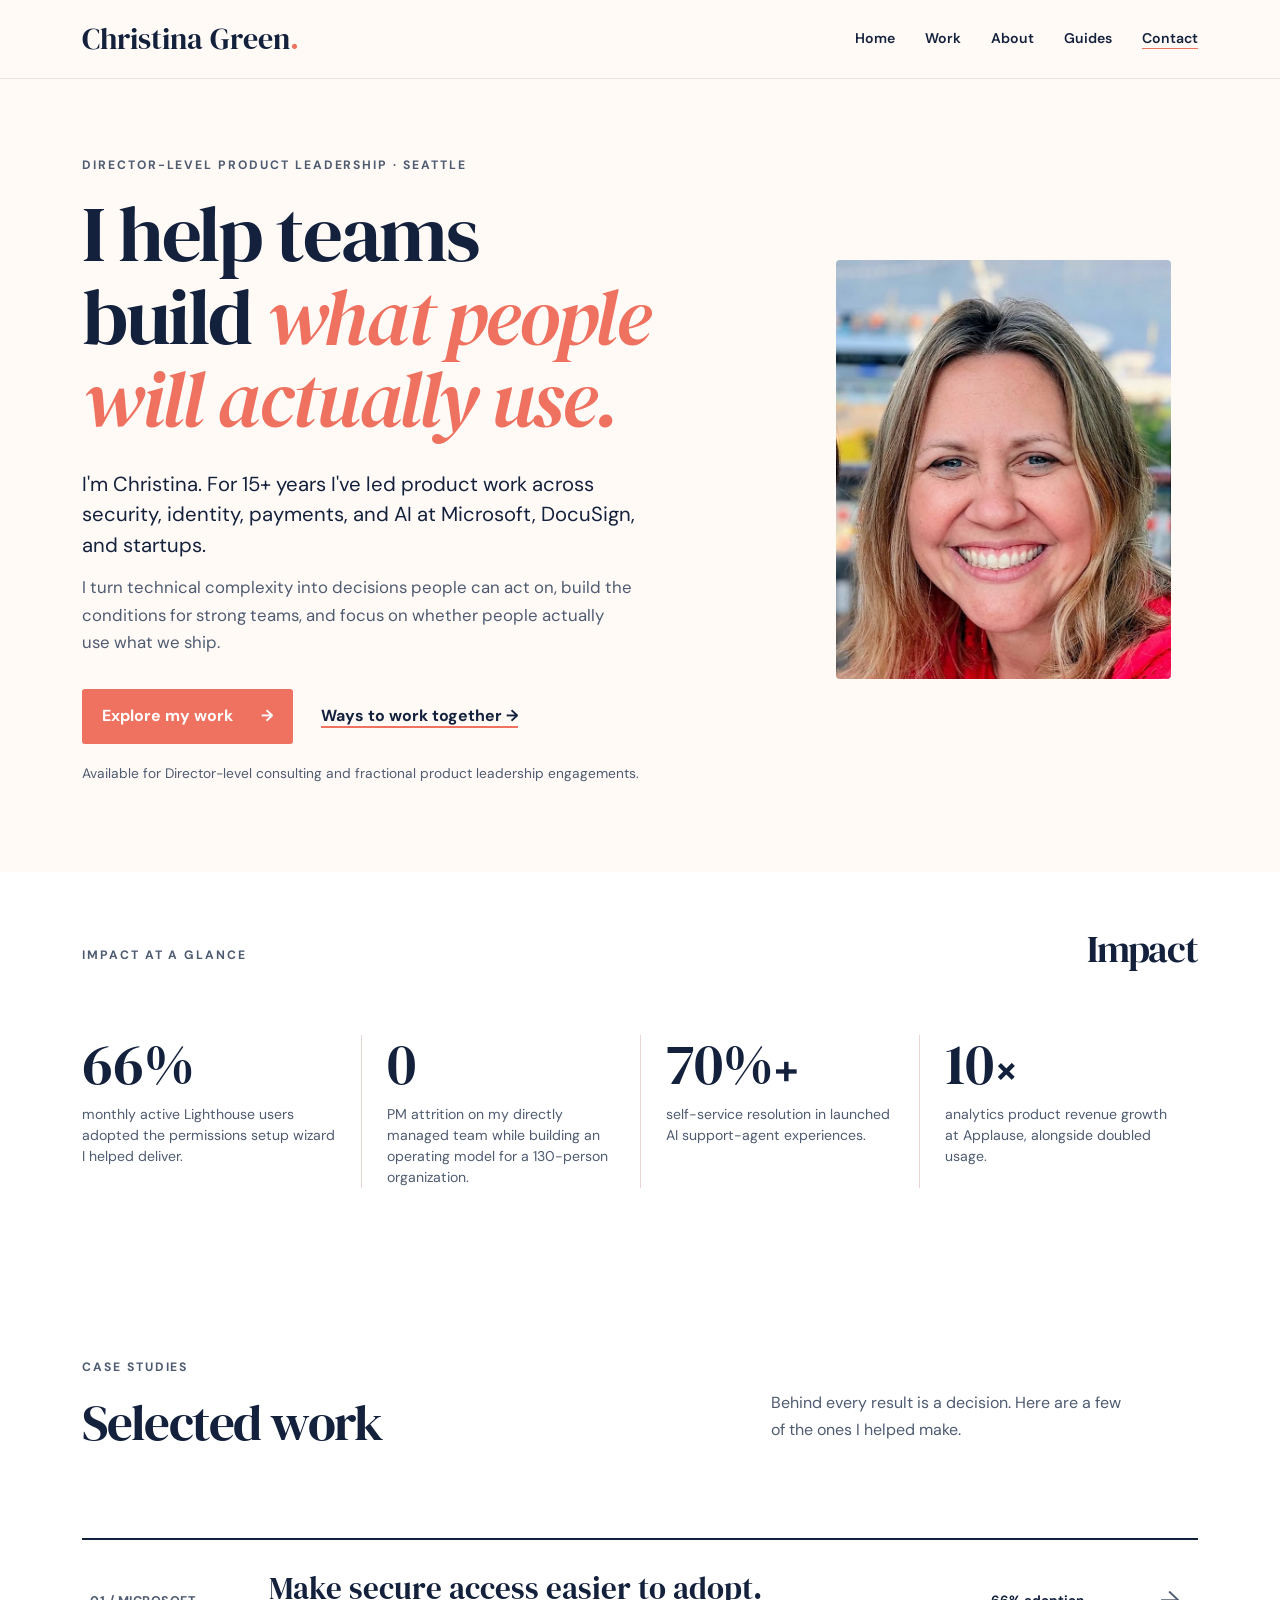
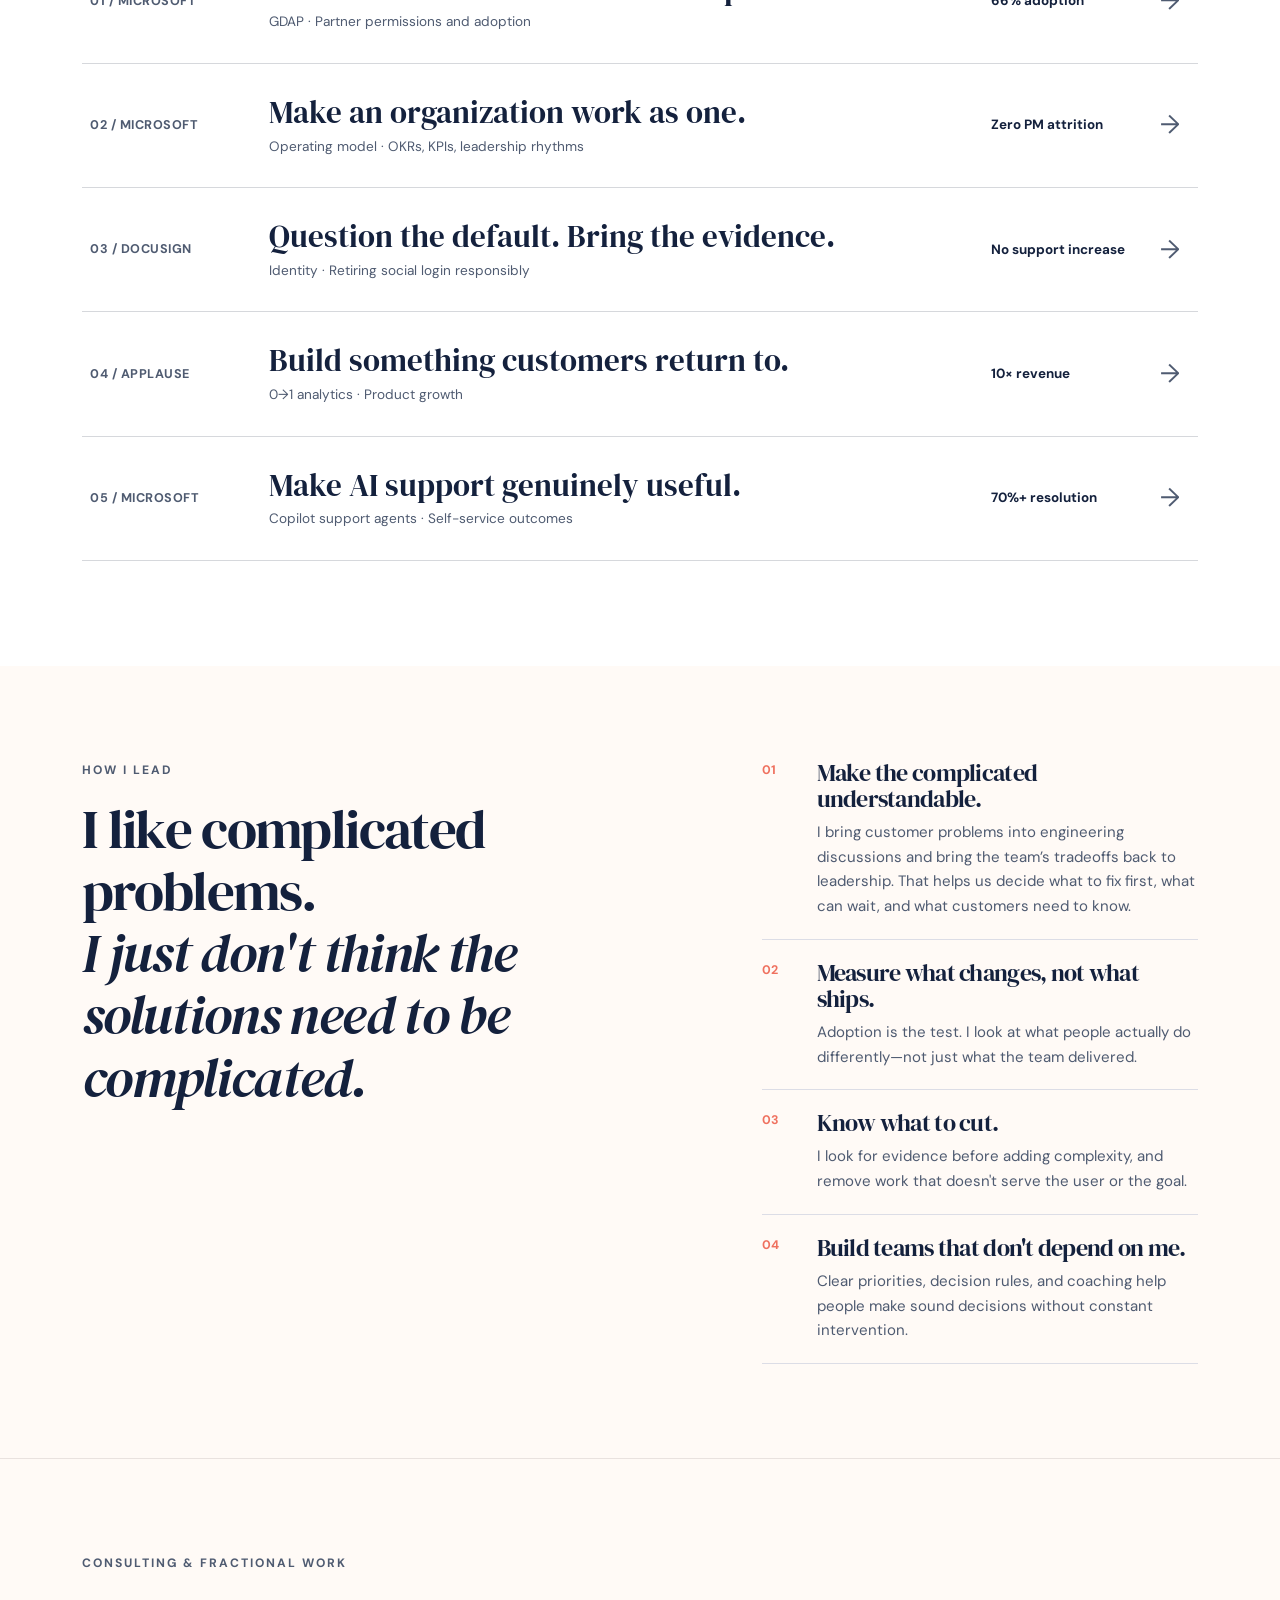
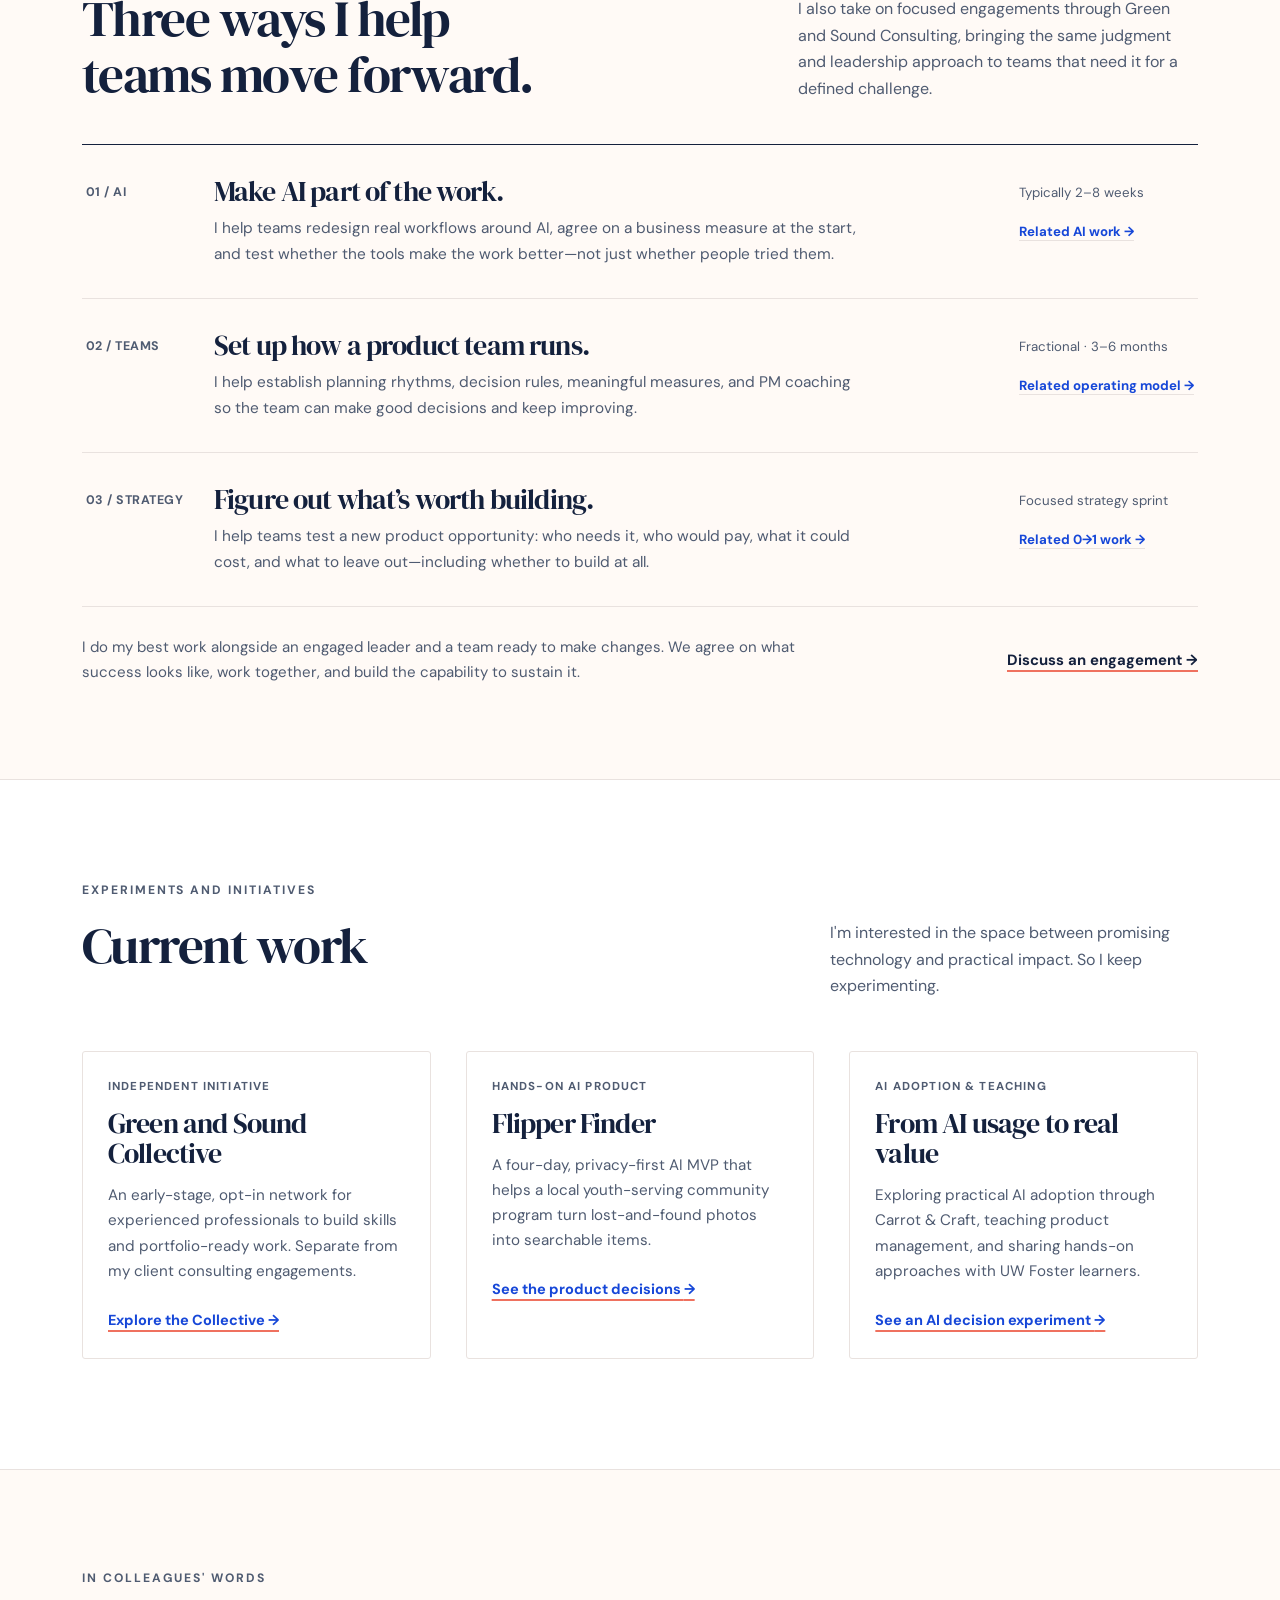
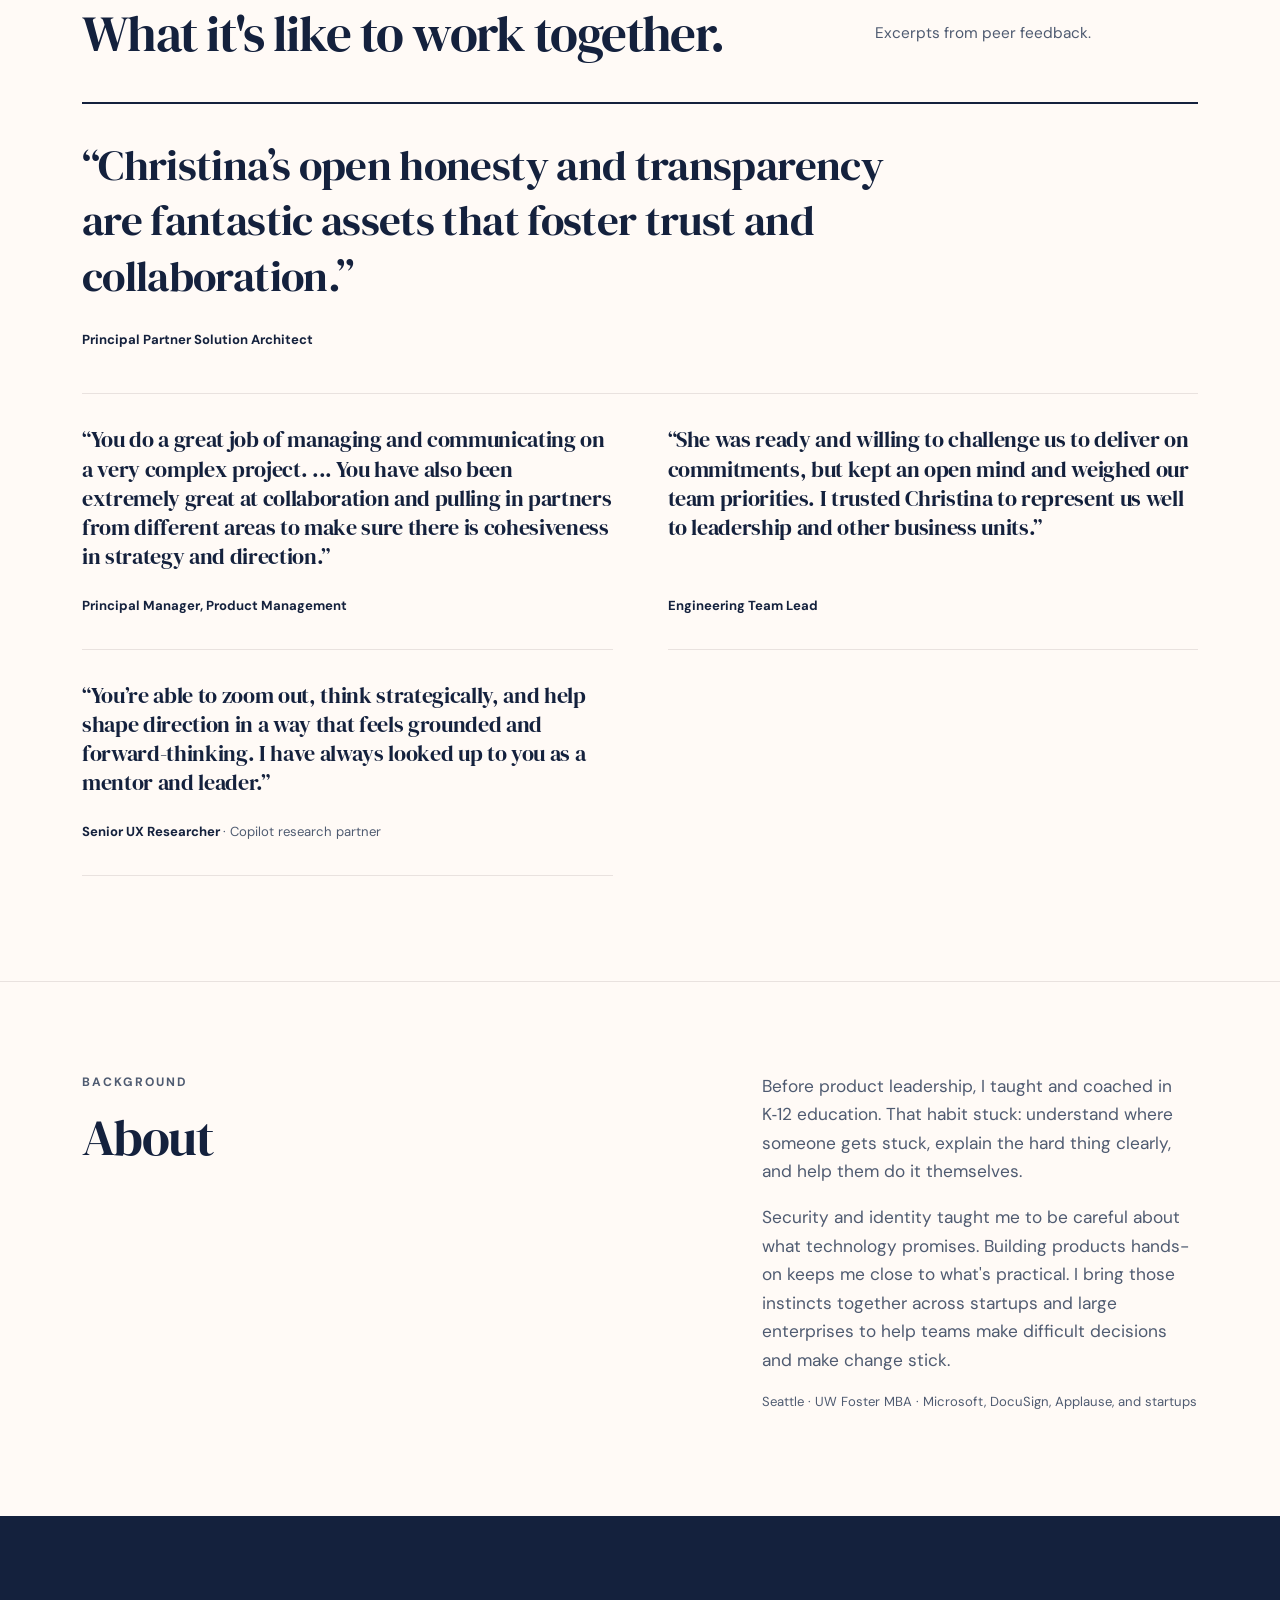
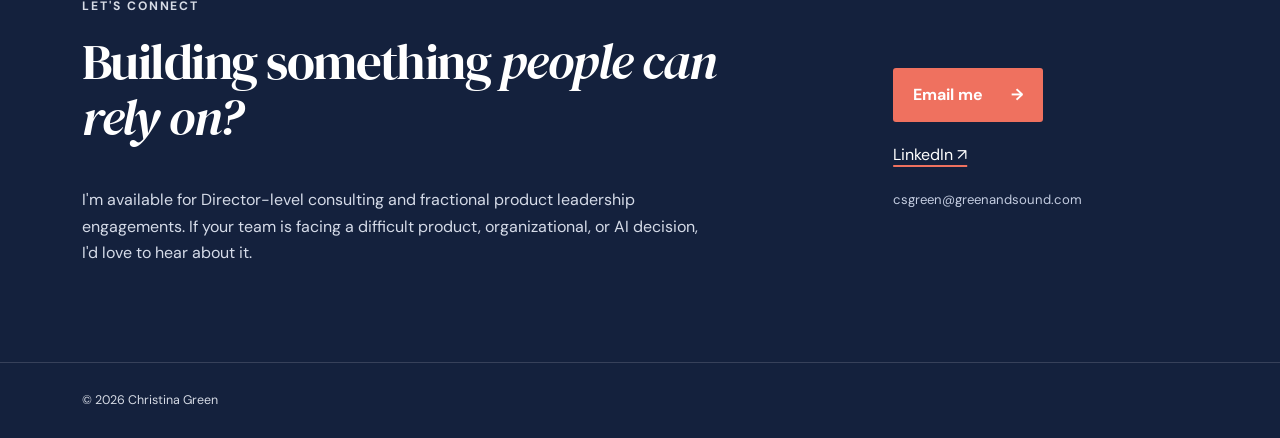
<file: index.html>
<!doctype html>
<html lang="en"><head><meta charset="utf-8"><meta name="viewport" content="width=device-width,initial-scale=1"><meta name="theme-color" content="#fffaf6"><meta name="description" content="Christina Green — Director-level product leadership across security, identity, and AI. Clear decisions, stronger product teams, trusted products, and measurable adoption."><title>Christina Green | Product Leadership</title><link rel="stylesheet" href="portfolio-theme.css?v=1"><link rel="stylesheet" href="homepage.css?v=editorial5"><link rel="icon" type="image/svg+xml" href="assets/favicon.svg"><meta property="og:type" content="website"><meta property="og:site_name" content="Christina Green"><meta property="og:title" content="Christina Green | Product Leadership"><meta property="og:description" content="I build products people have to trust. Director-level product leadership across security, identity, and AI."><meta property="og:image" content="https://csgreen.github.io/portfolio/assets/social-preview.svg"><meta property="og:image:type" content="image/svg+xml"><meta property="og:image:width" content="1200"><meta property="og:image:height" content="630"><meta name="twitter:card" content="summary_large_image"><!-- Cloudflare Web Analytics -->
<script type='module' src='https://static.cloudflareinsights.com/beacon.min.js' data-cf-beacon='{"token": "e152a3affa974e5495f501add8ad0bc7"}'></script>
<!-- End Cloudflare Web Analytics -->
</head>
<body id="top"><header class="site-header"><div class="shell header-inner"><a class="wordmark" href="#top">Christina Green<span class="period">.</span></a><nav aria-label="Main navigation"><a href="/">Home</a><a href="#work">Work</a><a href="#about">About</a><a href="/guides/">Guides</a><a class="header-contact" href="#contact">Contact</a></nav></div></header>
<main><section class="hero"><div class="shell hero-layout"><div class="hero-copy"><p class="kicker">Director-level product leadership · Seattle</p><h1>I help teams build <em>what people will actually use.</em></h1><p class="intro">I'm Christina. For 15+ years I've led product work across security, identity, payments, and AI at Microsoft, DocuSign, and startups.</p><p class="support">I turn technical complexity into decisions people can act on, build the conditions for strong teams, and focus on whether people actually use what we ship.</p><div class="hero-actions"><a class="primary" href="#work">Explore my work <span aria-hidden="true">→</span></a><a class="text-action" href="#engagements">Ways to work together <span aria-hidden="true">→</span></a></div><p class="hero-availability">Available for Director-level consulting and fractional product leadership engagements.</p></div><div class="portrait-frame"><img src="assets/christina-portrait-hq.svg?v=2" alt="Christina Green smiling by the waterfront" width="720" height="900" fetchpriority="high"></div></div></section>
<section class="results" id="impact" aria-labelledby="impact-title"><div class="shell"><div class="section-top"><p class="kicker">Impact at a glance</p><h2 id="impact-title">Impact</h2></div><div class="metric-grid"><div><strong>66%</strong><p>monthly active Lighthouse users adopted the permissions setup wizard I helped deliver.</p></div><div><strong>0</strong><p>PM attrition on my directly managed team while building an operating model for a 130-person organization.</p></div><div><strong>70%<span class="math-symbol">+</span></strong><p>self-service resolution in launched AI support-agent experiences.</p></div><div><strong>10<span class="math-symbol">×</span></strong><p>analytics product revenue growth at Applause, alongside doubled usage.</p></div></div></div></section>
<section class="work-section" id="work"><div class="shell"><div class="work-heading"><div><p class="kicker">Case studies</p><h2>Selected work</h2></div><p>Behind every result is a decision. Here are a few of the ones I helped make.</p></div><div class="work-list">
<a class="work-row" href="gdap.html"><span class="work-index">01 / Microsoft</span><span class="work-name">Make secure access easier to adopt.<small>GDAP · Partner permissions and adoption</small></span><span class="work-outcome">66% adoption</span><span class="work-arrow" aria-hidden="true">→</span></a>
<a class="work-row" href="operating-model.html"><span class="work-index">02 / Microsoft</span><span class="work-name">Make an organization work as one.<small>Operating model · OKRs, KPIs, leadership rhythms</small></span><span class="work-outcome">Zero PM attrition</span><span class="work-arrow" aria-hidden="true">→</span></a>
<a class="work-row" href="docusign-identity.html"><span class="work-index">03 / DocuSign</span><span class="work-name">Question the default. Bring the evidence.<small>Identity · Retiring social login responsibly</small></span><span class="work-outcome">No support increase</span><span class="work-arrow" aria-hidden="true">→</span></a>
<a class="work-row" href="applause-analytics.html"><span class="work-index">04 / Applause</span><span class="work-name">Build something customers return to.<small>0→1 analytics · Product growth</small></span><span class="work-outcome">10× revenue</span><span class="work-arrow" aria-hidden="true">→</span></a>
<a class="work-row" href="copilot-agents.html"><span class="work-index">05 / Microsoft</span><span class="work-name">Make AI support genuinely useful.<small>Copilot support agents · Self-service outcomes</small></span><span class="work-outcome">70%+ resolution</span><span class="work-arrow" aria-hidden="true">→</span></a></div></div></section>
<section class="approach-section" id="approach"><div class="shell approach-layout"><div><p class="kicker">How I lead</p><h2>I like complicated problems.<br><em>I just don't think the solutions need to be complicated.</em></h2></div><div class="principles"><article><span>01</span><div><h3>Make the complicated understandable.</h3><p>I bring customer problems into engineering discussions and bring the team’s tradeoffs back to leadership. That helps us decide what to fix first, what can wait, and what customers need to know.</p></div></article><article><span>02</span><div><h3>Measure what changes, not what ships.</h3><p>Adoption is the test. I look at what people actually do differently—not just what the team delivered.</p></div></article><article><span>03</span><div><h3>Know what to cut.</h3><p>I look for evidence before adding complexity, and remove work that doesn't serve the user or the goal.</p></div></article><article><span>04</span><div><h3>Build teams that don't depend on me.</h3><p>Clear priorities, decision rules, and coaching help people make sound decisions without constant intervention.</p></div></article></div></div></section>
<section class="engagements-section" id="engagements" aria-labelledby="engagements-title"><div class="shell"><div class="engagements-heading"><div><p class="kicker">Consulting &amp; fractional work</p><h2 id="engagements-title">Three ways I help teams move forward.</h2></div><p>I also take on focused engagements through Green and Sound Consulting, bringing the same judgment and leadership approach to teams that need it for a defined challenge.</p></div><div class="engagements-list">
<article class="engagement"><span class="engagement-index">01 / AI</span><div class="engagement-copy"><h3>Make AI part of the work.</h3><p>I help teams redesign real workflows around AI, agree on a business measure at the start, and test whether the tools make the work better—not just whether people tried them.</p></div><div class="engagement-meta"><span>Typically 2–8 weeks</span><a href="copilot-agents.html">Related AI work <span aria-hidden="true">→</span></a></div></article>
<article class="engagement"><span class="engagement-index">02 / Teams</span><div class="engagement-copy"><h3>Set up how a product team runs.</h3><p>I help establish planning rhythms, decision rules, meaningful measures, and PM coaching so the team can make good decisions and keep improving.</p></div><div class="engagement-meta"><span>Fractional · 3–6 months</span><a href="operating-model.html">Related operating model <span aria-hidden="true">→</span></a></div></article>
<article class="engagement"><span class="engagement-index">03 / Strategy</span><div class="engagement-copy"><h3>Figure out what’s worth building.</h3><p>I help teams test a new product opportunity: who needs it, who would pay, what it could cost, and what to leave out—including whether to build at all.</p></div><div class="engagement-meta"><span>Focused strategy sprint</span><a href="applause-analytics.html">Related 0→1 work <span aria-hidden="true">→</span></a></div></article>
</div><div class="engagements-bottom"><p>I do my best work alongside an engaged leader and a team ready to make changes. We agree on what success looks like, work together, and build the capability to sustain it.</p><a class="text-action" href="mailto:csgreen@greenandsound.com?subject=Product%20leadership%20engagement">Discuss an engagement <span aria-hidden="true">→</span></a></div></div></section>
<section class="now-section" id="now"><div class="shell"><div class="now-header"><div><p class="kicker">Experiments and initiatives</p><h2>Current work</h2></div><p>I'm interested in the space between promising technology and practical impact. So I keep experimenting.</p></div><div class="now-grid"><article><p class="category">Independent initiative</p><h3>Green and Sound Collective</h3><p>An early-stage, opt-in network for experienced professionals to build skills and portfolio-ready work. Separate from my client consulting engagements.</p><a href="collective.html">Explore the Collective <span aria-hidden="true">→</span></a></article><article><p class="category">Hands-on AI product</p><h3>Flipper Finder</h3><p>A four-day, privacy-first AI MVP that helps a local youth-serving community program turn lost-and-found photos into searchable items.</p><a href="flipper-finder.html">See the product decisions <span aria-hidden="true">→</span></a></article><article><p class="category">AI adoption & teaching</p><h3>From AI usage to real value</h3><p>Exploring practical AI adoption through Carrot &amp; Craft, teaching product management, and sharing hands-on approaches with UW Foster learners.</p><a href="wardrobe.html">See an AI decision experiment <span aria-hidden="true">→</span></a></article></div></div></section>
<section class="voices-section" id="voices" aria-labelledby="voices-title"><div class="shell"><div class="voices-heading"><div><p class="kicker">In colleagues' words</p><h2 id="voices-title">What it's like to work together.</h2></div><p>Excerpts from peer feedback.</p></div><figure class="voice-feature"><blockquote>“Christina’s open honesty and transparency are fantastic assets that foster trust and collaboration.”</blockquote><figcaption>Principal Partner Solution Architect</figcaption></figure><div class="voices-grid"><figure><blockquote>“You do a great job of managing and communicating on a very complex project. ... You have also been extremely great at collaboration and pulling in partners from different areas to make sure there is cohesiveness in strategy and direction.”</blockquote><figcaption>Principal Manager, Product Management</figcaption></figure><figure><blockquote>“She was ready and willing to challenge us to deliver on commitments, but kept an open mind and weighed our team priorities. I trusted Christina to represent us well to leadership and other business units.”</blockquote><figcaption>Engineering Team Lead</figcaption></figure><figure><blockquote>“You’re able to zoom out, think strategically, and help shape direction in a way that feels grounded and forward-thinking. I have always looked up to you as a mentor and leader.”</blockquote><figcaption>Senior UX Researcher <span>· Copilot research partner</span></figcaption></figure></div></div></section>
<section class="about-section" id="about"><div class="shell about-layout"><div><p class="kicker">Background</p><h2>About</h2></div><div><p>Before product leadership, I taught and coached in K‑12 education. That habit stuck: understand where someone gets stuck, explain the hard thing clearly, and help them do it themselves.</p><p>Security and identity taught me to be careful about what technology promises. Building products hands-on keeps me close to what's practical. I bring those instincts together across startups and large enterprises to help teams make difficult decisions and make change stick.</p><p class="about-small">Seattle · UW Foster MBA · Microsoft, DocuSign, Applause, and startups</p></div></div></section>
<section class="contact-section" id="contact"><div class="shell contact-layout"><div><p class="kicker">Let's connect</p><h2>Building something <em>people can rely on?</em></h2><p>I'm available for Director-level consulting and fractional product leadership engagements. If your team is facing a difficult product, organizational, or AI decision, I'd love to hear about it.</p></div><div class="contact-actions"><a class="primary" href="mailto:csgreen@greenandsound.com">Email me <span aria-hidden="true">→</span></a><a href="https://www.linkedin.com/in/christinasgreen/" target="_blank" rel="noopener noreferrer">LinkedIn ↗</a><span>csgreen@greenandsound.com</span></div></div></section></main><footer><div class="shell"><span>© 2026 Christina Green</span></div></footer></body></html>
</file>
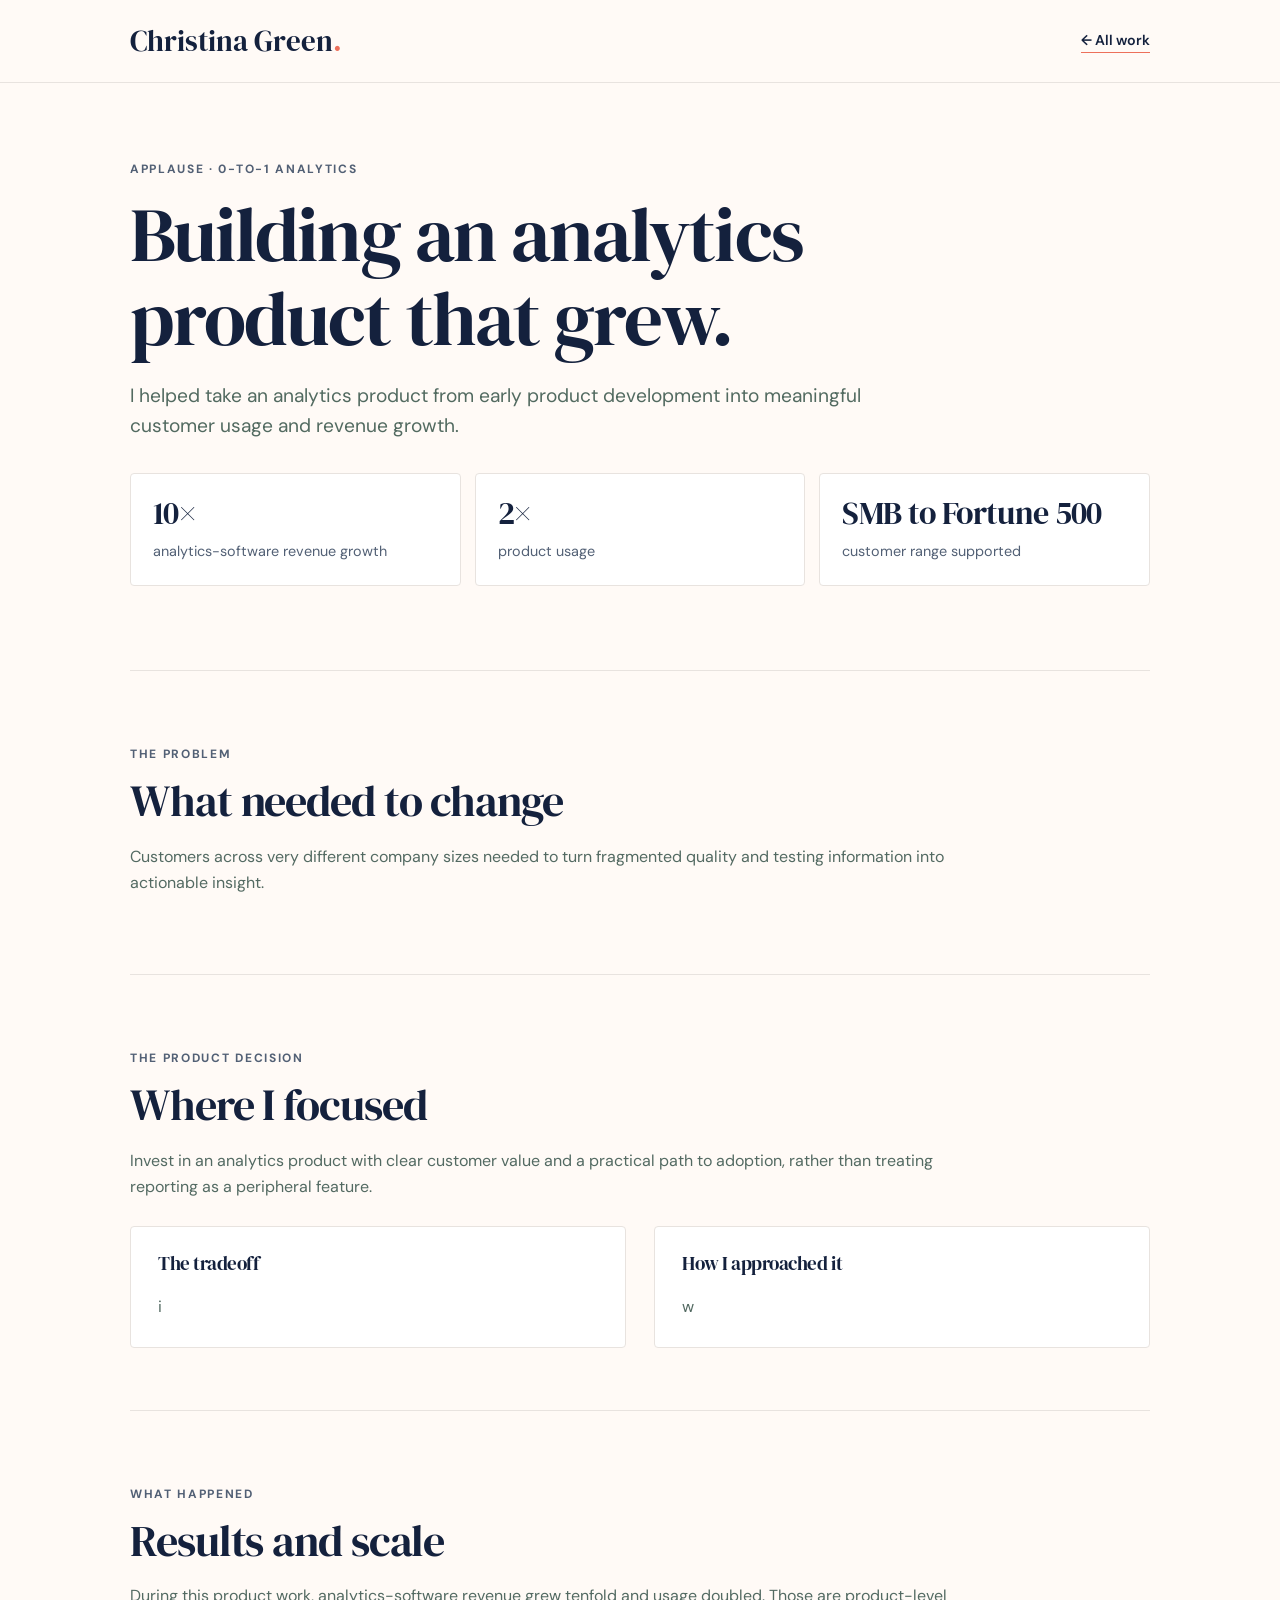
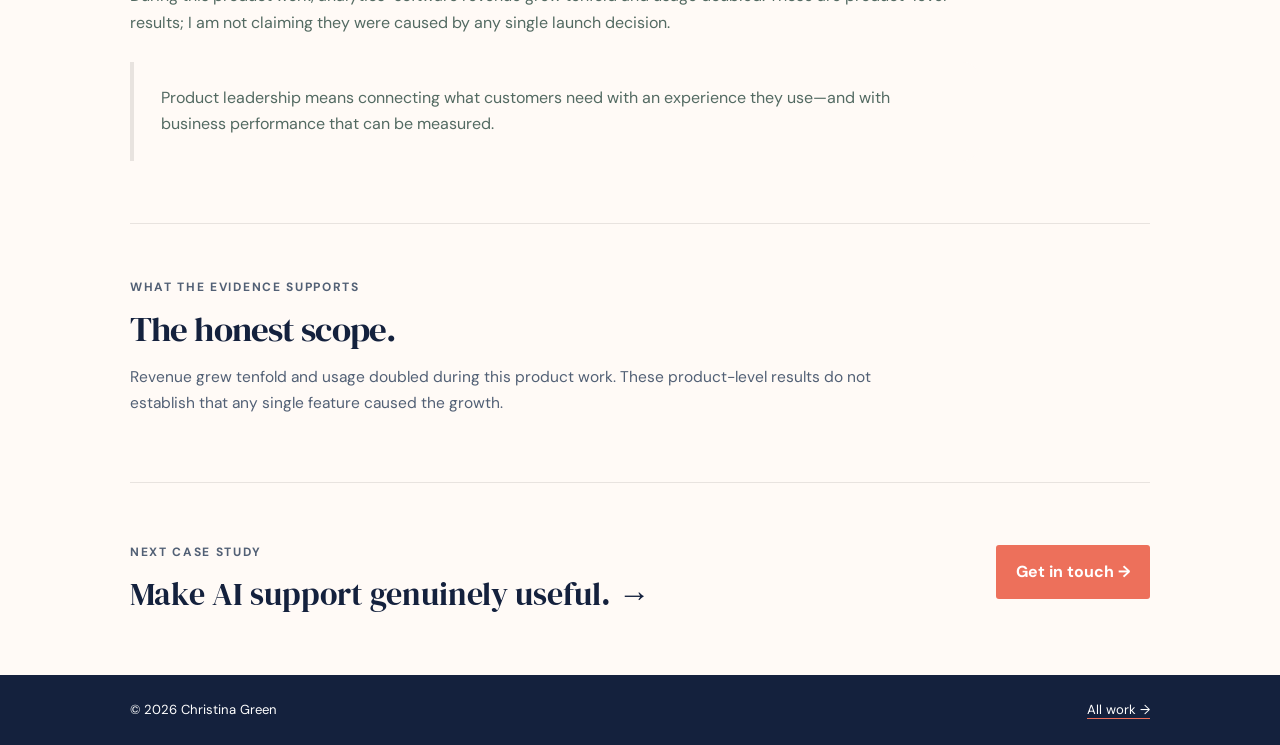
<file: applause-analytics.html>
<!doctype html><html lang="en"><head><meta charset="utf-8"><meta name="viewport" content="width=device-width,initial-scale=1"><meta name="description" content="Building an analytics product that grew, a case study by Christina Green"><title>Building an analytics product that grew | Christina Green</title><style>:root{--bg:#fffaf6;--paper:#ffffff;--ink:#14213d;--muted:#526075;--line:#e8e3df;--green:#14213d;--sage:#fffaf6;--terra:#ed705b}*{box-sizing:border-box}body{margin:0;background:var(--bg);color:var(--ink);font:16px/1.65 system-ui,-apple-system,Segoe UI,sans-serif}h1,h2,h3{letter-spacing:-.05em;line-height:1.14}a{color:var(--green)}.wrap{max-width:1050px;margin:auto;padding:0 30px}.nav{padding:23px 0;border-bottom:1px solid var(--line);display:flex;justify-content:space-between;gap:20px}.nav a{text-decoration:none;font-weight:750}.eyebrow{font-weight:800;font-size:.73rem;letter-spacing:.16em;text-transform:uppercase;color:var(--green)}.hero{padding:65px 0 52px}.hero h1{font-size:clamp(2.6rem,6vw,5.1rem);max-width:850px;margin:10px 0 20px}.lead{font-size:1.2rem;line-height:1.58;color:#526a60;max-width:790px}.facts{display:flex;gap:14px;flex-wrap:wrap;margin:32px 0}.fact{flex:1;min-width:170px;background:var(--paper);border:1px solid var(--line);border-radius:17px;padding:22px}.fact strong{display:block;font-size:2rem;color:var(--green);line-height:1.1}.fact span{display:block;color:var(--muted);font-size:.9rem;margin-top:8px}.section{border-top:1px solid var(--line);padding:62px 0}.section h2{font-size:clamp(1.8rem,3.5vw,2.75rem);margin:10px 0 18px}.section p{max-width:825px;color:#536a62}.split{display:grid;grid-template-columns:1fr 1fr;gap:28px;margin-top:26px}.panel{background:var(--paper);border:1px solid var(--line);border-radius:18px;padding:27px}.panel h3{margin-top:0}.panel p{margin-bottom:0}.decision{background:#e7efe7;border-left:4px solid var(--green);border-radius:0 18px 18px 0;padding:23px 27px;margin-top:26px;max-width:850px}.decision p{margin:0}.steps{display:grid;grid-template-columns:repeat(3,1fr);gap:14px;margin-top:26px}.step{background:var(--paper);border:1px solid var(--line);border-radius:18px;padding:25px}.step h3{font-size:1.13rem}.step p{font-size:.93rem;margin-bottom:0}.note{font-size:.86rem;color:#74867d;margin-top:20px}.foot{border-top:1px solid var(--line);padding:25px 0 50px;display:flex;justify-content:space-between;gap:20px;color:var(--muted);font-size:.85rem}@media(max-width:650px){.wrap{padding:0 20px}.hero{padding:42px 0}.section{padding:43px 0}.split,.steps{grid-template-columns:1fr}.nav,.foot{flex-direction:column}}</style><link rel="stylesheet" href="case-study.css?v=3"><link rel="icon" type="image/svg+xml" href="assets/favicon.svg"><meta property="og:type" content="website"><meta property="og:site_name" content="Christina Green"><meta property="og:title" content="Building an analytics product that grew | Christina Green"><meta property="og:description" content="I build products people have to trust. Product leadership across security, identity, and AI."><meta property="og:image" content="https://csgreen.github.io/portfolio/assets/social-preview.svg"><meta property="og:image:type" content="image/svg+xml"><meta property="og:image:width" content="1200"><meta property="og:image:height" content="630"><meta name="twitter:card" content="summary_large_image"><!-- Cloudflare Web Analytics -->
<script type='module' src='https://static.cloudflareinsights.com/beacon.min.js' data-cf-beacon='{"token": "e152a3affa974e5495f501add8ad0bc7"}'></script>
<!-- End Cloudflare Web Analytics -->
</head><body><header class="case-header"><div class="case-shell case-nav"><a class="case-brand" href="index.html">Christina Green<span>.</span></a><a class="case-back" href="index.html#work">← All work</a></div></header><div class="wrap"><header class="hero"><p class="eyebrow">Applause · 0-to-1 analytics</p><h1>Building an analytics product that grew.</h1><p class="lead">I helped take an analytics product from early product development into meaningful customer usage and revenue growth.</p><div class="facts"><div class="fact"><strong>10×</strong><span>analytics-software revenue growth</span></div><div class="fact"><strong>2×</strong><span>product usage</span></div><div class="fact"><strong>SMB to Fortune 500</strong><span>customer range supported</span></div></div></header><section class="section"><p class="eyebrow">The problem</p><h2>What needed to change</h2><p>Customers across very different company sizes needed to turn fragmented quality and testing information into actionable insight.</p></section><section class="section"><p class="eyebrow">The product decision</p><h2>Where I focused</h2><p>Invest in an analytics product with clear customer value and a practical path to adoption, rather than treating reporting as a peripheral feature.</p><div class="split"><div class="panel"><h3>The tradeoff</h3><p>i</p></div><div class="panel"><h3>How I approached it</h3><p>w</p></div></div></section><section class="section"><p class="eyebrow">What happened</p><h2>Results and scale</h2><p>During this product work, analytics-software revenue grew tenfold and usage doubled. Those are product-level results; I am not claiming they were caused by any single launch decision.</p><div class="decision"><p>Product leadership means connecting what customers need with an experience they use—and with business performance that can be measured.</p></div></section><section class="evidence-scope" aria-label="What the evidence supports"><p class="eyebrow">What the evidence supports</p><h2>The honest scope.</h2><p>Revenue grew tenfold and usage doubled during this product work. These product-level results do not establish that any single feature caused the growth.</p></section><section class="case-next"><div><p class="case-label">Next case study</p><a href="copilot-agents.html">Make AI support genuinely useful. <span aria-hidden="true">→</span></a></div><a class="case-button" href="mailto:csgreen@greenandsound.com">Get in touch →</a></section></div><footer class="case-footer"><div class="case-shell"><span>© 2026 Christina Green</span><a href="index.html#work">All work →</a></div></footer></body></html>
</file>
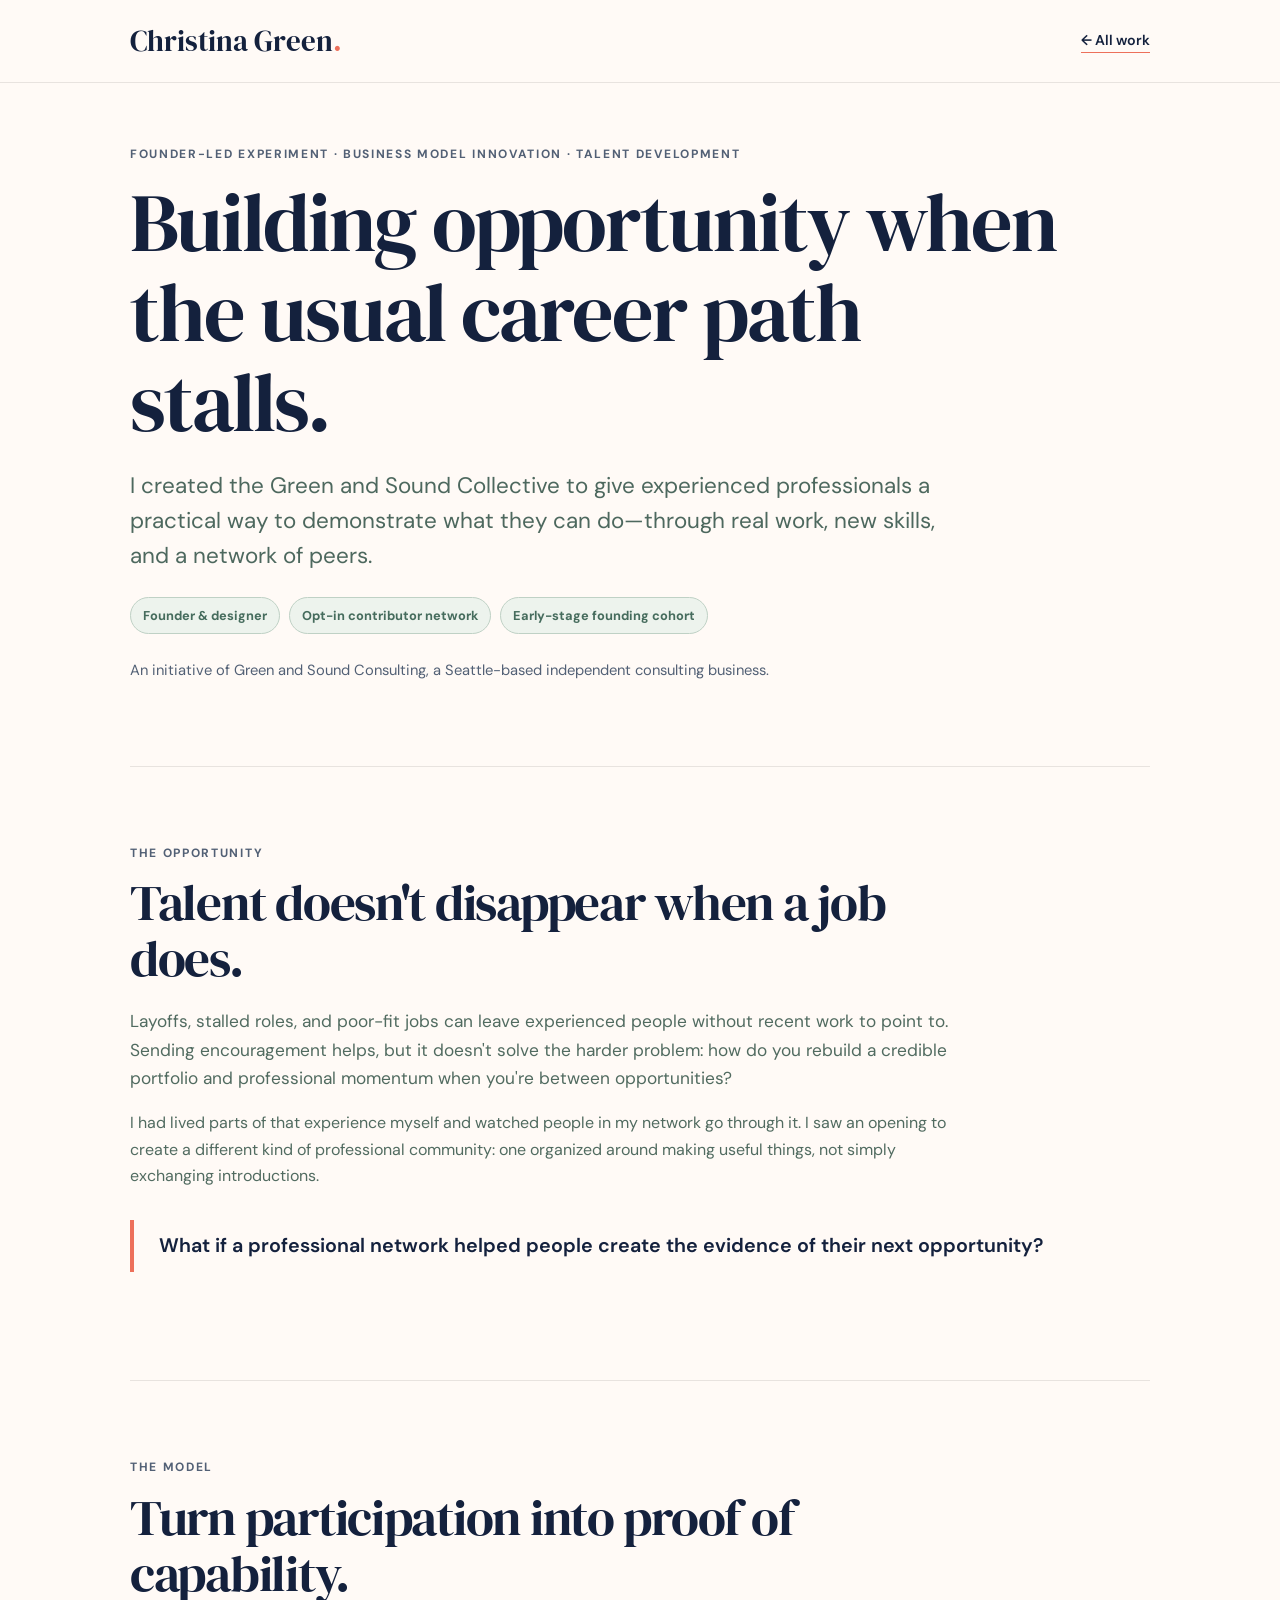
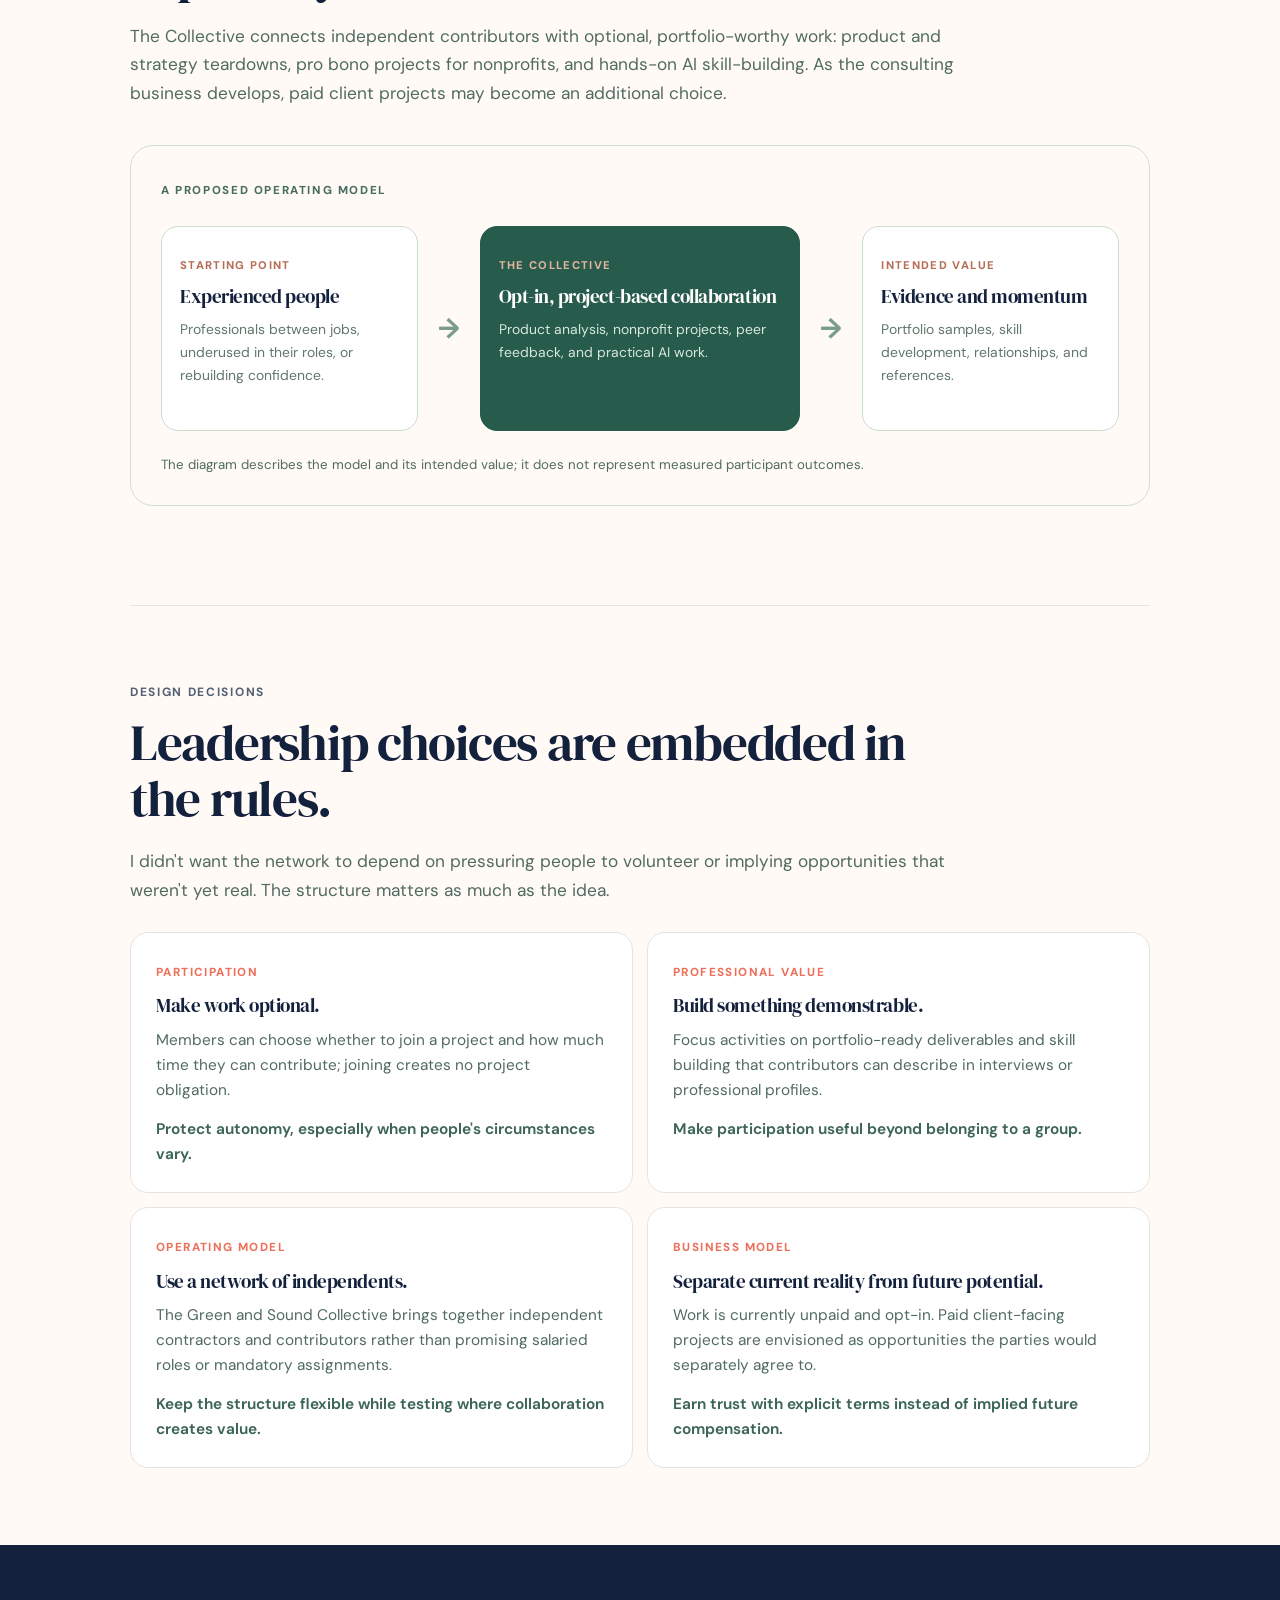
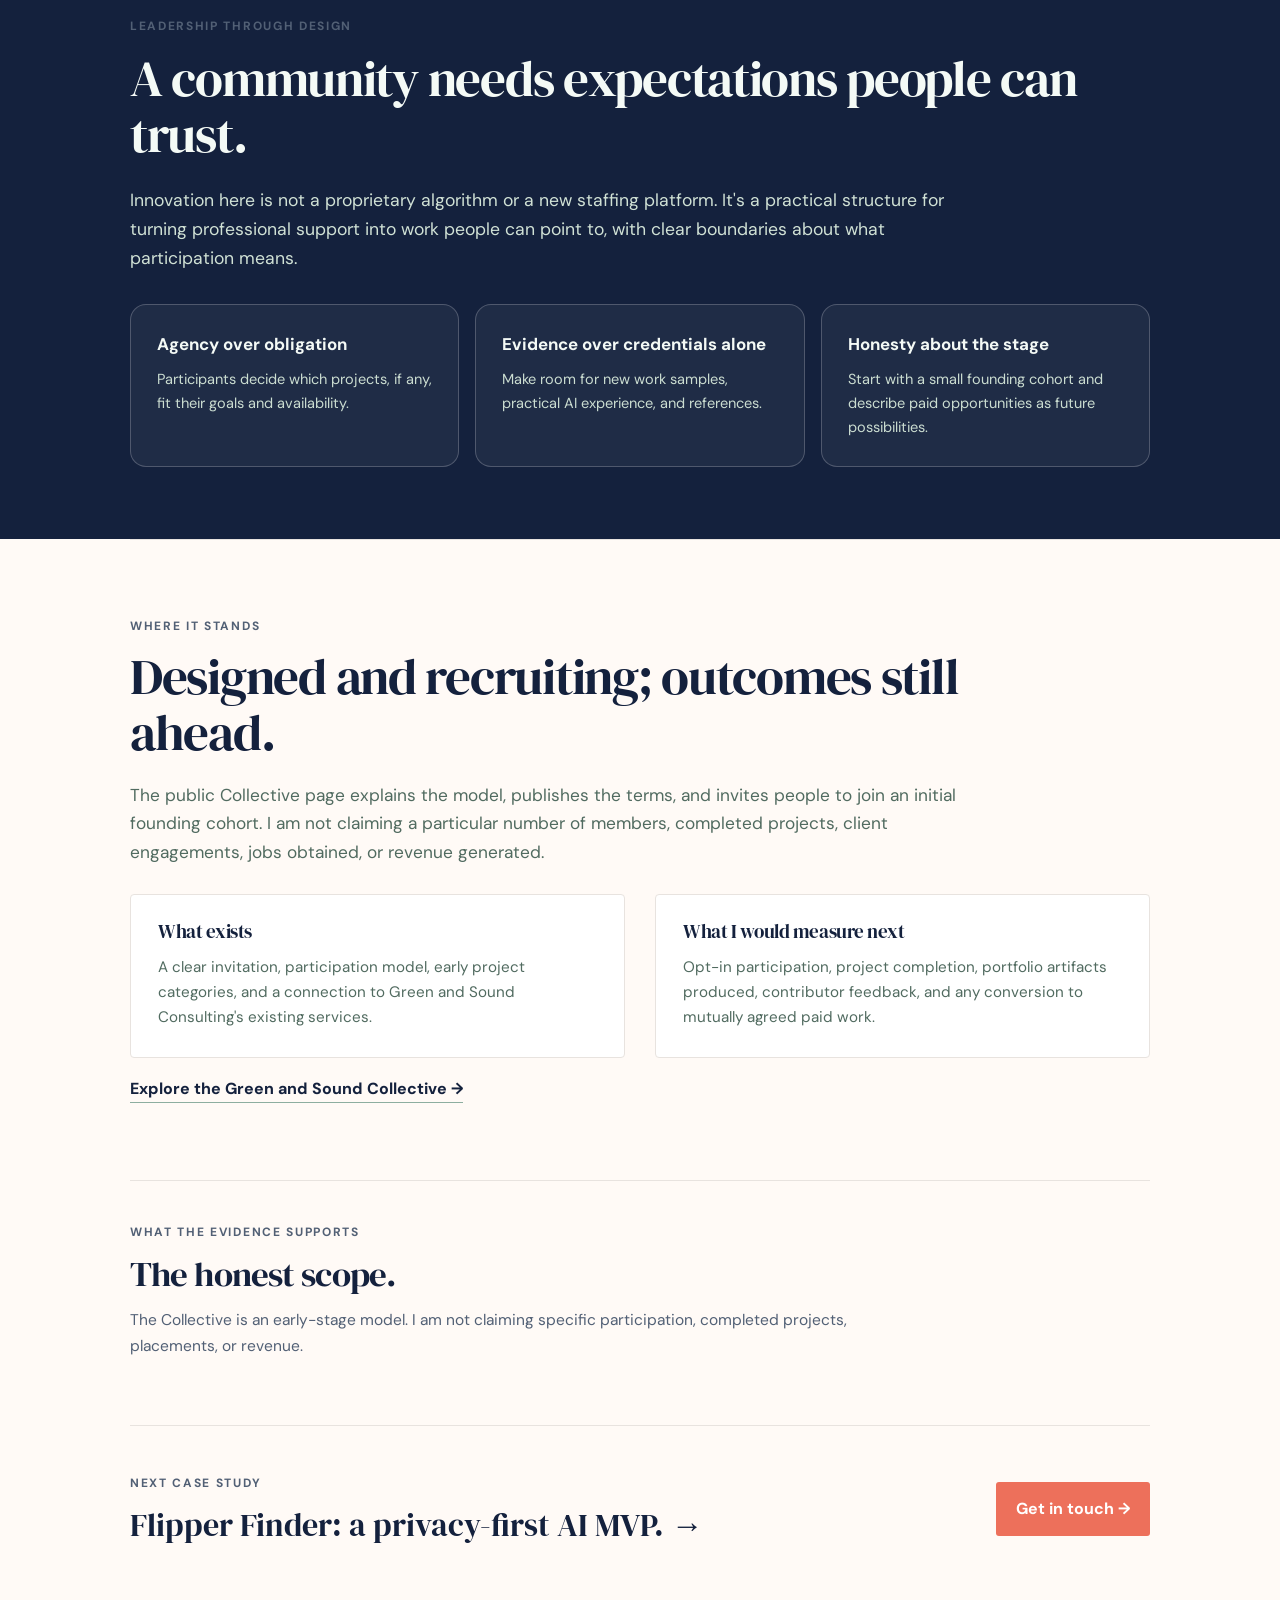
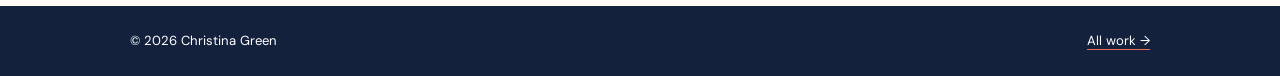
<file: collective.html>
<!doctype html><html lang="en"><head><meta charset="utf-8"><meta name="viewport" content="width=device-width,initial-scale=1"><meta name="description" content="Green and Sound Collective: Christina Green's early-stage model for converting professional setbacks into portfolio-building opportunities through an opt-in community of independent contributors."><title>Green and Sound Collective | Christina Green</title><style>
:root{--bg:#fffaf6;--paper:#ffffff;--ink:#14213d;--muted:#526075;--line:#e8e3df;--green:#14213d;--sage:#fffaf6;--terra:#ed705b;--sand:#fffaf6}
*{box-sizing:border-box}html{scroll-behavior:smooth}body{margin:0;background:var(--bg);color:var(--ink);font:16px/1.64 system-ui,-apple-system,Segoe UI,sans-serif;-webkit-font-smoothing:antialiased}h1,h2,h3,p{margin-top:0}h1,h2,h3{letter-spacing:-.049em;line-height:1.14;font-weight:660}a{color:var(--green)}a:focus-visible{outline:3px solid var(--terra);outline-offset:3px}.wrap{max-width:1070px;margin:auto;padding:0 28px}.nav{display:flex;justify-content:space-between;align-items:center;gap:18px;border-bottom:1px solid var(--line);padding:20px 0}.nav a{text-decoration:none;font-weight:750}.nav .back{font-size:.86rem;color:var(--muted)}.eyebrow{text-transform:uppercase;letter-spacing:.16em;font-size:.73rem;color:var(--green);font-weight:820}.hero{padding:62px 0 59px}.hero h1{font-size:clamp(2.85rem,6.4vw,5.4rem);max-width:930px;margin:12px 0 22px}.lead{font-size:clamp(1.15rem,2.3vw,1.4rem);max-width:810px;line-height:1.55;color:#4d685e}.hero .context{color:var(--muted);font-size:.92rem;margin:24px 0}.chips{display:flex;gap:9px;flex-wrap:wrap;margin:24px 0 0}.chips span{border:1px solid #bfd1c5;background:#edf3ed;border-radius:22px;padding:7px 12px;color:#466c5d;font-size:.8rem;font-weight:730}.section{padding:77px 0;border-top:1px solid var(--line)}.section h2{font-size:clamp(2rem,4vw,3.18rem);max-width:850px;margin:12px 0 20px}.section p{color:#516b60;max-width:830px}.section .intro{font-size:1.08rem}.quote{border-left:4px solid var(--terra);padding:11px 25px;font-size:1.23rem;font-weight:620;color:var(--ink);line-height:1.5;margin:31px 0}.operating-model{margin:38px 0 22px;background:#fffaf6;border:1px solid #d1e0d4;border-radius:23px;padding:30px}.operating-model .section-label{font-size:.72rem;color:#476d5e;font-weight:800;letter-spacing:.14em;text-transform:uppercase}.model-flow{display:grid;grid-template-columns:minmax(0,1fr) 42px minmax(0,1.25fr) 42px minmax(0,1fr);gap:10px;align-items:center;margin:24px 0}.flow-block{padding:24px 18px;border-radius:17px;background:#ffffff;border:1px solid #cbdcd0;min-height:205px}.flow-block.mid{background:#275b4c;color:white;border-color:#275b4c}.flow-block h3{font-size:1.18rem;margin:8px 0 11px}.flow-block p{font-size:.87rem;color:#60776a;margin:0}.flow-block.mid p{color:#d7e8dd}.flow-block .small-cap{font-size:.7rem;text-transform:uppercase;letter-spacing:.12em;font-weight:800;color:#b76e56}.flow-block.mid .small-cap{color:#e1b69e}.flow-arrow{text-align:center;font-size:1.75rem;color:#7a9d8b;font-weight:700}.model-caption{font-size:.83rem;color:#647e71;margin:12px 0 0;line-height:1.5}.choices{display:grid;grid-template-columns:1fr 1fr;gap:14px;margin-top:28px}.choice{background:var(--paper);border:1px solid var(--line);border-radius:18px;padding:25px}.choice .mini{font-size:.73rem;text-transform:uppercase;letter-spacing:.12em;color:var(--terra);font-weight:800}.choice h3{font-size:1.2rem;margin:11px 0}.choice p{font-size:.96rem;margin:0}.choice .why{color:#3d6657;font-weight:650;margin-top:13px}.boundaries{background:#14213d;color:#f4faf6;padding:72px 0}.boundaries .eyebrow{color:#e0b198}.boundaries h2{font-size:clamp(2rem,4vw,3.2rem);margin:13px 0 23px}.boundaries .intro{max-width:830px;color:#d0e1d5;font-size:1.1rem}.principles{display:grid;grid-template-columns:repeat(3,1fr);gap:16px;margin:31px 0 0}.principles article{background:#ffffff0d;border:1px solid #ffffff36;padding:26px;border-radius:16px}.principles strong{display:block;font-size:1.06rem;margin-bottom:9px}.principles p{color:#cbddd1;font-size:.91rem;margin:0}.future{display:grid;grid-template-columns:1fr 1fr;gap:30px;margin-top:28px}.future .pane{background:var(--paper);padding:27px;border:1px solid var(--line);border-radius:19px}.future .pane h3{margin:0 0 12px}.future .pane p{margin:0;font-size:.95rem}.line-link{display:inline-flex;margin-top:18px;font-weight:740;text-decoration:none;border-bottom:1px solid #8daea0}.foot{display:flex;justify-content:space-between;gap:18px;border-top:1px solid var(--line);padding:26px 0 43px;color:var(--muted);font-size:.83rem}.foot a{font-weight:750}
@media(max-width:750px){.model-flow{grid-template-columns:1fr;gap:8px}.flow-block{min-height:0}.flow-arrow{transform:rotate(90deg)}.choices,.future,.principles{grid-template-columns:1fr}.operating-model{padding:20px}.section{padding:57px 0}}
@media(max-width:520px){.wrap{padding:0 19px}.hero{padding:46px 0}.section{padding:50px 0}.boundaries{padding:55px 0}.foot{flex-direction:column}}
</style><link rel="stylesheet" href="case-study.css?v=3"><link rel="icon" type="image/svg+xml" href="assets/favicon.svg"><meta property="og:type" content="website"><meta property="og:site_name" content="Christina Green"><meta property="og:title" content="Green and Sound Collective | Christina Green"><meta property="og:description" content="I build products people have to trust. Product leadership across security, identity, and AI."><meta property="og:image" content="https://csgreen.github.io/portfolio/assets/social-preview.svg"><meta property="og:image:type" content="image/svg+xml"><meta property="og:image:width" content="1200"><meta property="og:image:height" content="630"><meta name="twitter:card" content="summary_large_image"><!-- Cloudflare Web Analytics -->
<script type='module' src='https://static.cloudflareinsights.com/beacon.min.js' data-cf-beacon='{"token": "e152a3affa974e5495f501add8ad0bc7"}'></script>
<!-- End Cloudflare Web Analytics -->
</head><body><header class="case-header"><div class="case-shell case-nav"><a class="case-brand" href="index.html">Christina Green<span>.</span></a><a class="case-back" href="index.html#work">← All work</a></div></header><div class="wrap">
<header class="hero"><p class="eyebrow">Founder-led experiment · Business model innovation · Talent development</p><h1>Building opportunity when the usual career path stalls.</h1><p class="lead">I created the Green and Sound Collective to give experienced professionals a practical way to demonstrate what they can do—through real work, new skills, and a network of peers.</p>
<div class="chips"><span>Founder &amp; designer</span><span>Opt-in contributor network</span><span>Early-stage founding cohort</span></div><p class="context">An initiative of Green and Sound Consulting, a Seattle-based independent consulting business.</p></header>
<section class="section"><p class="eyebrow">The opportunity</p><h2>Talent doesn't disappear when a job does.</h2><p class="intro">Layoffs, stalled roles, and poor-fit jobs can leave experienced people without recent work to point to. Sending encouragement helps, but it doesn't solve the harder problem: how do you rebuild a credible portfolio and professional momentum when you're between opportunities?</p>
<p>I had lived parts of that experience myself and watched people in my network go through it. I saw an opening to create a different kind of professional community: one organized around making useful things, not simply exchanging introductions.</p>
<div class="quote">What if a professional network helped people create the evidence of their next opportunity?</div></section>
<section class="section"><p class="eyebrow">The model</p><h2>Turn participation into proof of capability.</h2><p class="intro">The Collective connects independent contributors with optional, portfolio-worthy work: product and strategy teardowns, pro bono projects for nonprofits, and hands-on AI skill-building. As the consulting business develops, paid client projects may become an additional choice.</p>
<div class="operating-model" role="img" aria-label="Model of the Green and Sound Collective: experienced contributors opt into project-based work and build portfolio evidence, skills, and relationships. Paid client opportunities are a possible future expansion."><span class="section-label">A proposed operating model</span><div class="model-flow">
<div class="flow-block"><span class="small-cap">Starting point</span><h3>Experienced people</h3><p>Professionals between jobs, underused in their roles, or rebuilding confidence.</p></div><div class="flow-arrow" aria-hidden="true">→</div>
<div class="flow-block mid"><span class="small-cap">The Collective</span><h3>Opt-in, project-based collaboration</h3><p>Product analysis, nonprofit projects, peer feedback, and practical AI work.</p></div><div class="flow-arrow" aria-hidden="true">→</div>
<div class="flow-block"><span class="small-cap">Intended value</span><h3>Evidence and momentum</h3><p>Portfolio samples, skill development, relationships, and references.</p></div></div>
<p class="model-caption">The diagram describes the model and its intended value; it does not represent measured participant outcomes.</p></div></section>
<section class="section"><p class="eyebrow">Design decisions</p><h2>Leadership choices are embedded in the rules.</h2><p class="intro">I didn't want the network to depend on pressuring people to volunteer or implying opportunities that weren't yet real. The structure matters as much as the idea.</p>
<div class="choices">
<article class="choice"><span class="mini">Participation</span><h3>Make work optional.</h3><p>Members can choose whether to join a project and how much time they can contribute; joining creates no project obligation.</p><p class="why">Protect autonomy, especially when people's circumstances vary.</p></article>
<article class="choice"><span class="mini">Professional value</span><h3>Build something demonstrable.</h3><p>Focus activities on portfolio-ready deliverables and skill building that contributors can describe in interviews or professional profiles.</p><p class="why">Make participation useful beyond belonging to a group.</p></article>
<article class="choice"><span class="mini">Operating model</span><h3>Use a network of independents.</h3><p>The Green and Sound Collective brings together independent contractors and contributors rather than promising salaried roles or mandatory assignments.</p><p class="why">Keep the structure flexible while testing where collaboration creates value.</p></article>
<article class="choice"><span class="mini">Business model</span><h3>Separate current reality from future potential.</h3><p>Work is currently unpaid and opt-in. Paid client-facing projects are envisioned as opportunities the parties would separately agree to.</p><p class="why">Earn trust with explicit terms instead of implied future compensation.</p></article>
</div></section>
</div>
<section class="boundaries"><div class="wrap"><p class="eyebrow">Leadership through design</p><h2>A community needs expectations people can trust.</h2><p class="intro">Innovation here is not a proprietary algorithm or a new staffing platform. It's a practical structure for turning professional support into work people can point to, with clear boundaries about what participation means.</p>
<div class="principles"><article><strong>Agency over obligation</strong><p>Participants decide which projects, if any, fit their goals and availability.</p></article><article><strong>Evidence over credentials alone</strong><p>Make room for new work samples, practical AI experience, and references.</p></article><article><strong>Honesty about the stage</strong><p>Start with a small founding cohort and describe paid opportunities as future possibilities.</p></article></div></div></section>
<div class="wrap"><section class="section"><p class="eyebrow">Where it stands</p><h2>Designed and recruiting; outcomes still ahead.</h2><p class="intro">The public Collective page explains the model, publishes the terms, and invites people to join an initial founding cohort. I am not claiming a particular number of members, completed projects, client engagements, jobs obtained, or revenue generated.</p>
<div class="future"><div class="pane"><h3>What exists</h3><p>A clear invitation, participation model, early project categories, and a connection to Green and Sound Consulting's existing services.</p></div><div class="pane"><h3>What I would measure next</h3><p>Opt-in participation, project completion, portfolio artifacts produced, contributor feedback, and any conversion to mutually agreed paid work.</p></div></div>
<a class="line-link" href="https://www.greenandsound.com/collective" target="_blank" rel="noopener noreferrer">Explore the Green and Sound Collective →</a></section>
<section class="evidence-scope" aria-label="What the evidence supports"><p class="eyebrow">What the evidence supports</p><h2>The honest scope.</h2><p>The Collective is an early-stage model. I am not claiming specific participation, completed projects, placements, or revenue.</p></section><section class="case-next"><div><p class="case-label">Next case study</p><a href="flipper-finder.html">Flipper Finder: a privacy-first AI MVP. <span aria-hidden="true">→</span></a></div><a class="case-button" href="mailto:csgreen@greenandsound.com">Get in touch →</a></section></div><footer class="case-footer"><div class="case-shell"><span>© 2026 Christina Green</span><a href="index.html#work">All work →</a></div></footer></body></html>
</file>
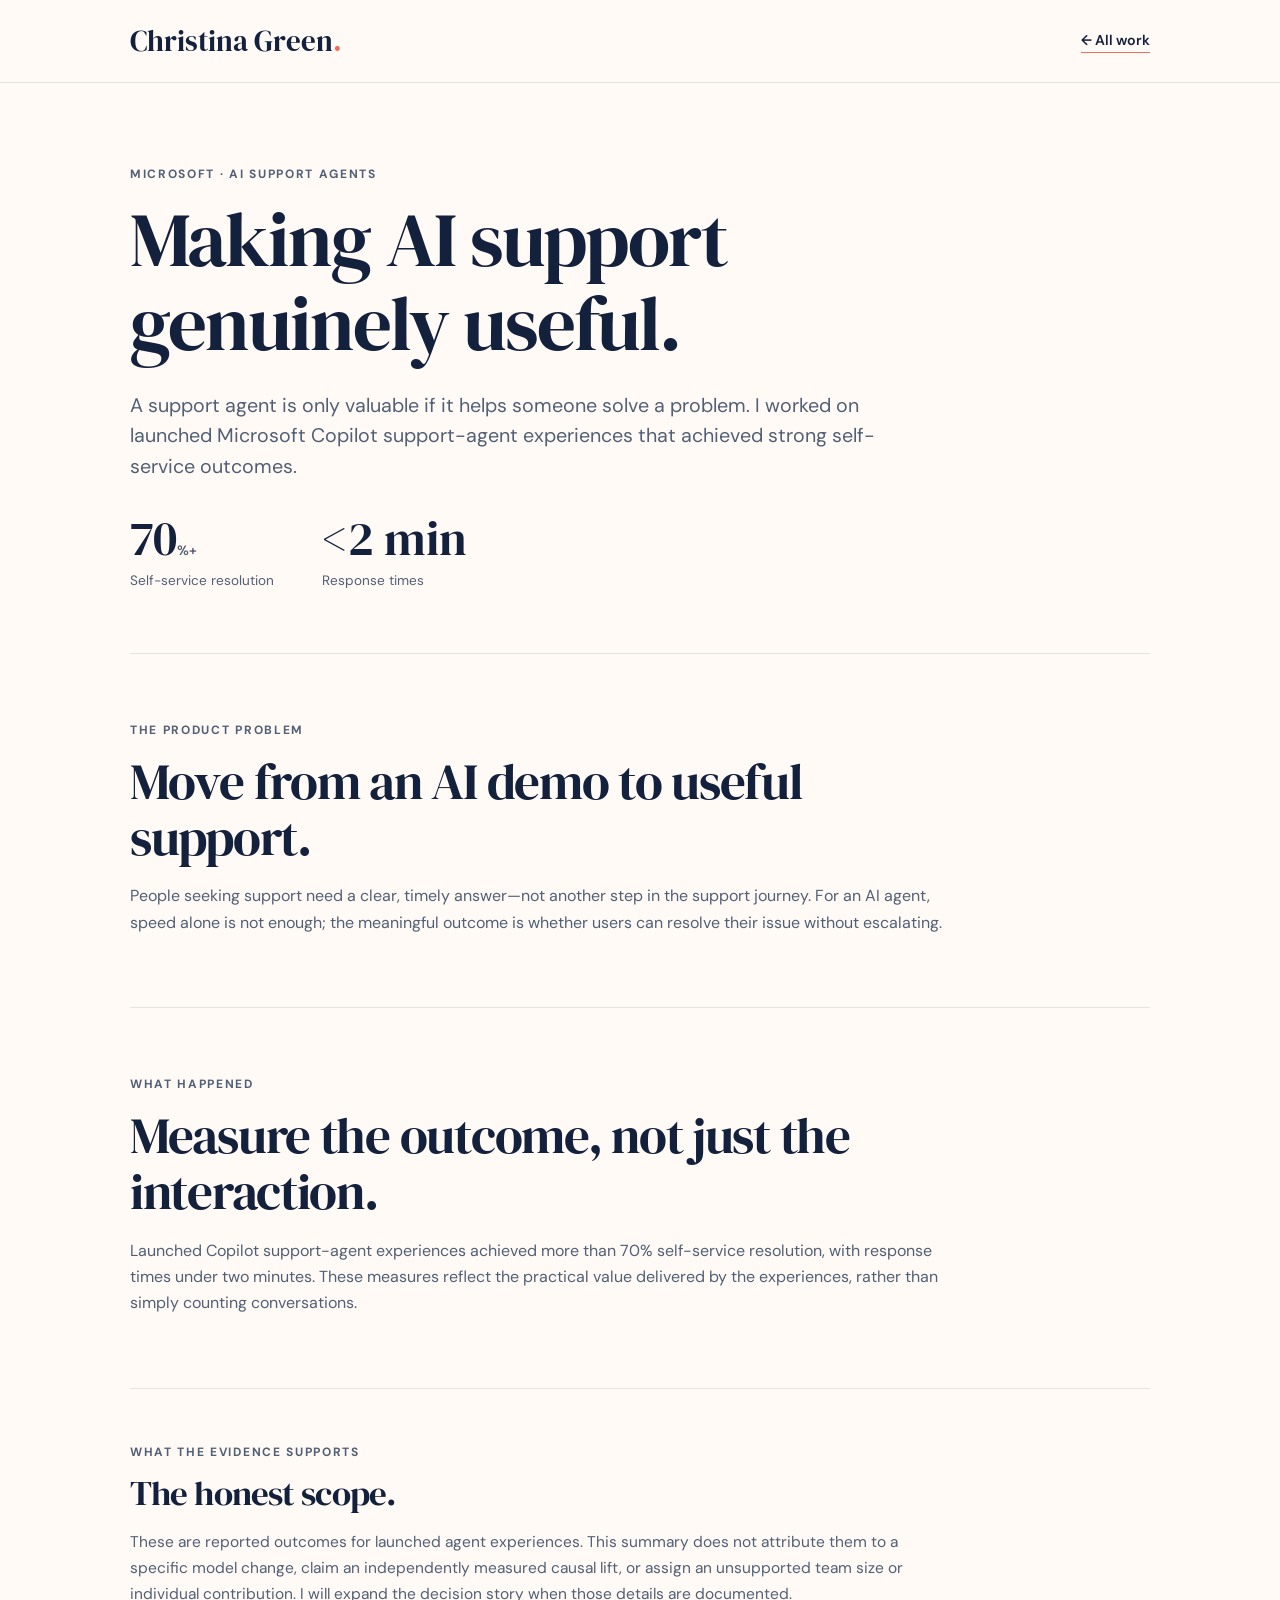
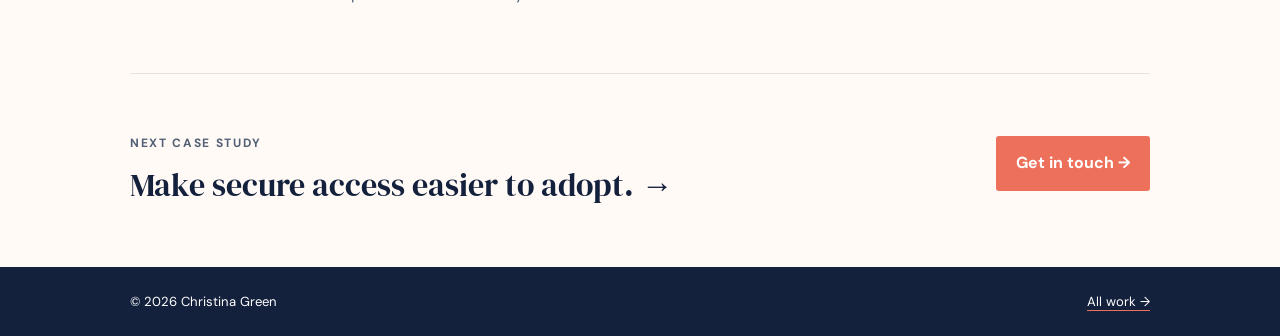
<file: copilot-agents.html>
<!doctype html><html lang="en"><head><meta charset="utf-8"><meta name="viewport" content="width=device-width,initial-scale=1"><meta name="description" content="Microsoft Copilot support agents: outcome-focused AI product work by Christina Green."><title>Making AI support genuinely useful | Christina Green</title><link rel="stylesheet" href="portfolio-theme.css?v=3"><link rel="stylesheet" href="case-study.css?v=3"><link rel="icon" type="image/svg+xml" href="assets/favicon.svg"><meta property="og:type" content="website"><meta property="og:site_name" content="Christina Green"><meta property="og:title" content="Making AI support genuinely useful | Christina Green"><meta property="og:description" content="I build products people have to trust. Product leadership across security, identity, and AI."><meta property="og:image" content="https://csgreen.github.io/portfolio/assets/social-preview.svg"><meta property="og:image:type" content="image/svg+xml"><meta property="og:image:width" content="1200"><meta property="og:image:height" content="630"><meta name="twitter:card" content="summary_large_image"><!-- Cloudflare Web Analytics -->
<script type='module' src='https://static.cloudflareinsights.com/beacon.min.js' data-cf-beacon='{"token": "e152a3affa974e5495f501add8ad0bc7"}'></script>
<!-- End Cloudflare Web Analytics -->
</head><body><header class="case-header"><div class="case-shell case-nav"><a class="case-brand" href="index.html">Christina Green<span>.</span></a><a class="case-back" href="index.html#work">← All work</a></div></header><main class="case-shell"><section class="case-hero"><p class="case-label">Microsoft · AI support agents</p><h1>Making AI support genuinely useful.</h1><p class="case-lede">A support agent is only valuable if it helps someone solve a problem. I worked on launched Microsoft Copilot support-agent experiences that achieved strong self-service outcomes.</p><div class="case-facts"><div><strong>70<span class="math-symbol">%+</span></strong><span>Self-service resolution</span></div><div><strong>&lt;2 min</strong><span>Response times</span></div></div></section><section class="case-section"><p class="case-label">The product problem</p><h2>Move from an AI demo to useful support.</h2><p>People seeking support need a clear, timely answer—not another step in the support journey. For an AI agent, speed alone is not enough; the meaningful outcome is whether users can resolve their issue without escalating.</p></section><section class="case-section"><p class="case-label">What happened</p><h2>Measure the outcome, not just the interaction.</h2><p>Launched Copilot support-agent experiences achieved more than 70% self-service resolution, with response times under two minutes. These measures reflect the practical value delivered by the experiences, rather than simply counting conversations.</p></section><section class="case-section evidence-scope"><p class="case-label">What the evidence supports</p><h2>The honest scope.</h2><p>These are reported outcomes for launched agent experiences. This summary does not attribute them to a specific model change, claim an independently measured causal lift, or assign an unsupported team size or individual contribution. I will expand the decision story when those details are documented.</p></section><section class="case-next"><div><p class="case-label">Next case study</p><a href="gdap.html">Make secure access easier to adopt. <span>→</span></a></div><a class="case-button" href="mailto:csgreen@greenandsound.com">Get in touch →</a></section></main><footer class="case-footer"><div class="case-shell"><span>© 2026 Christina Green</span><a href="index.html#work">All work →</a></div></footer></body></html>
</file>
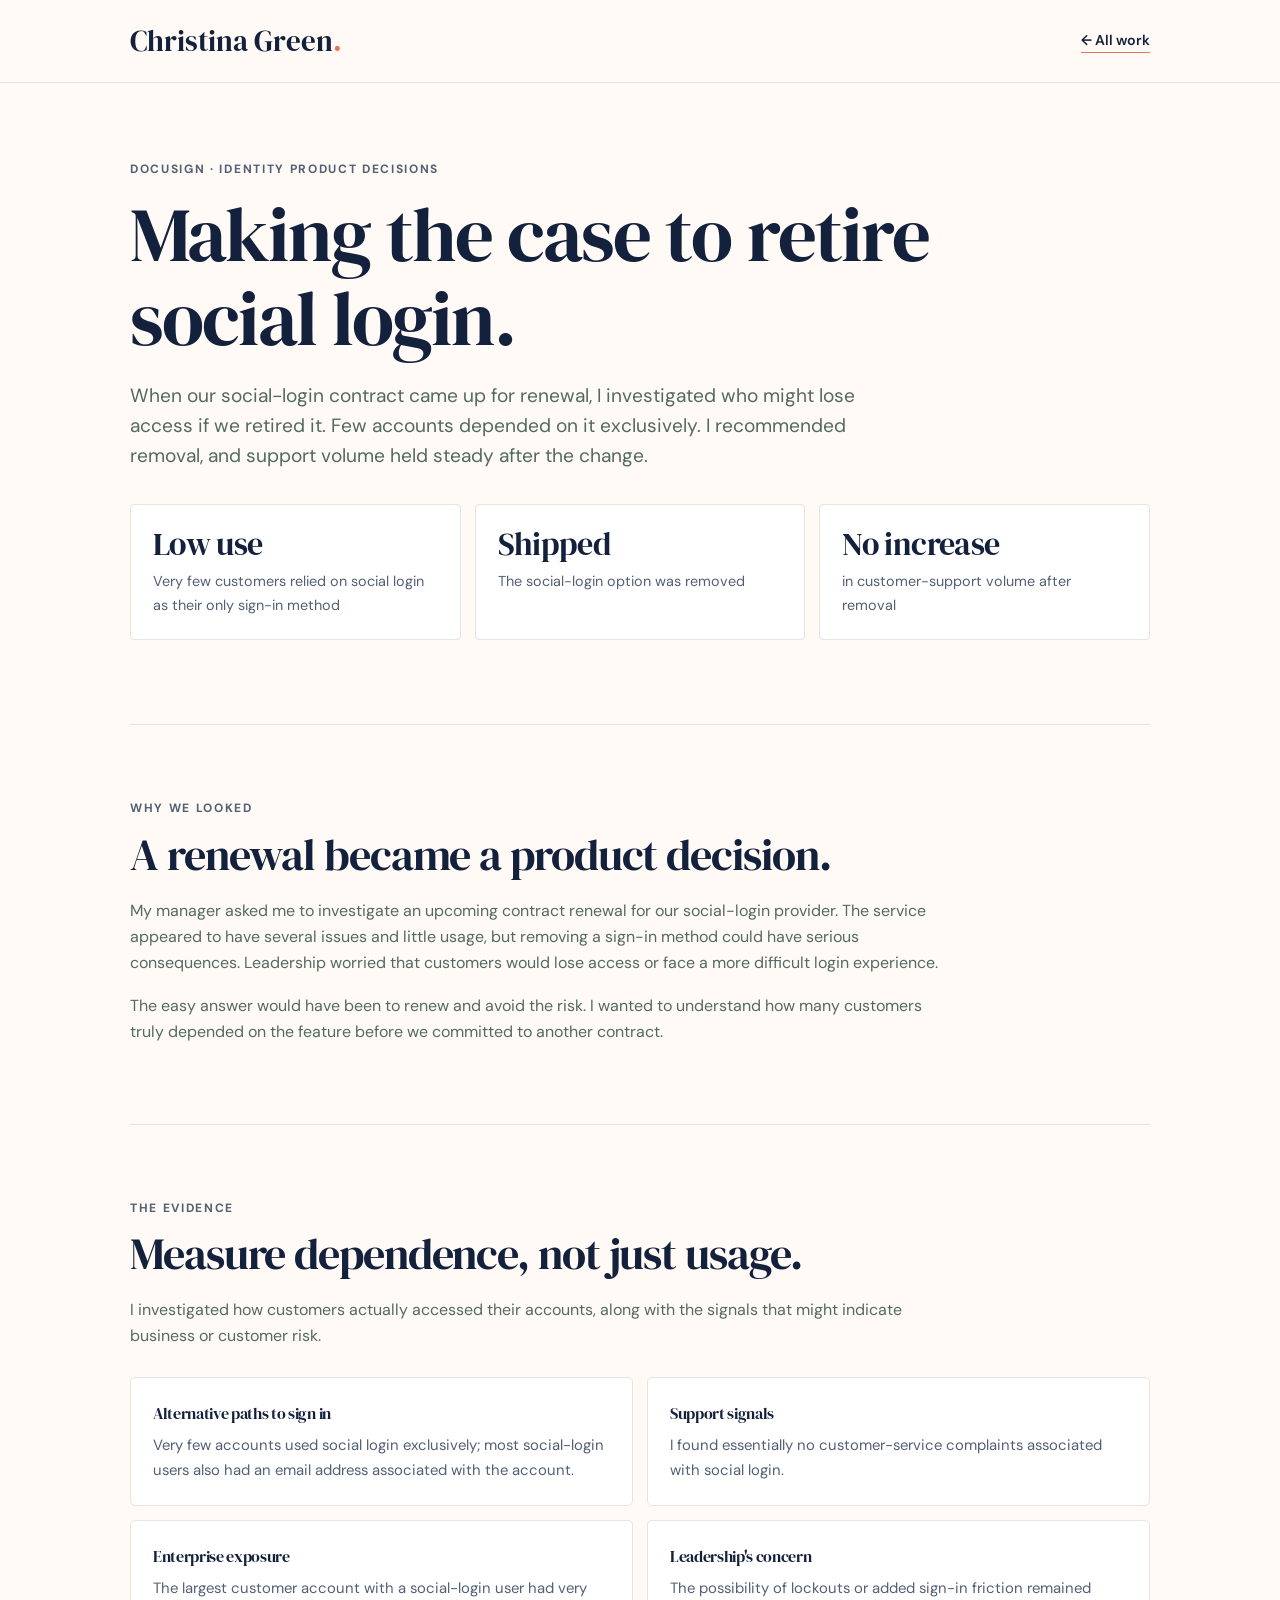
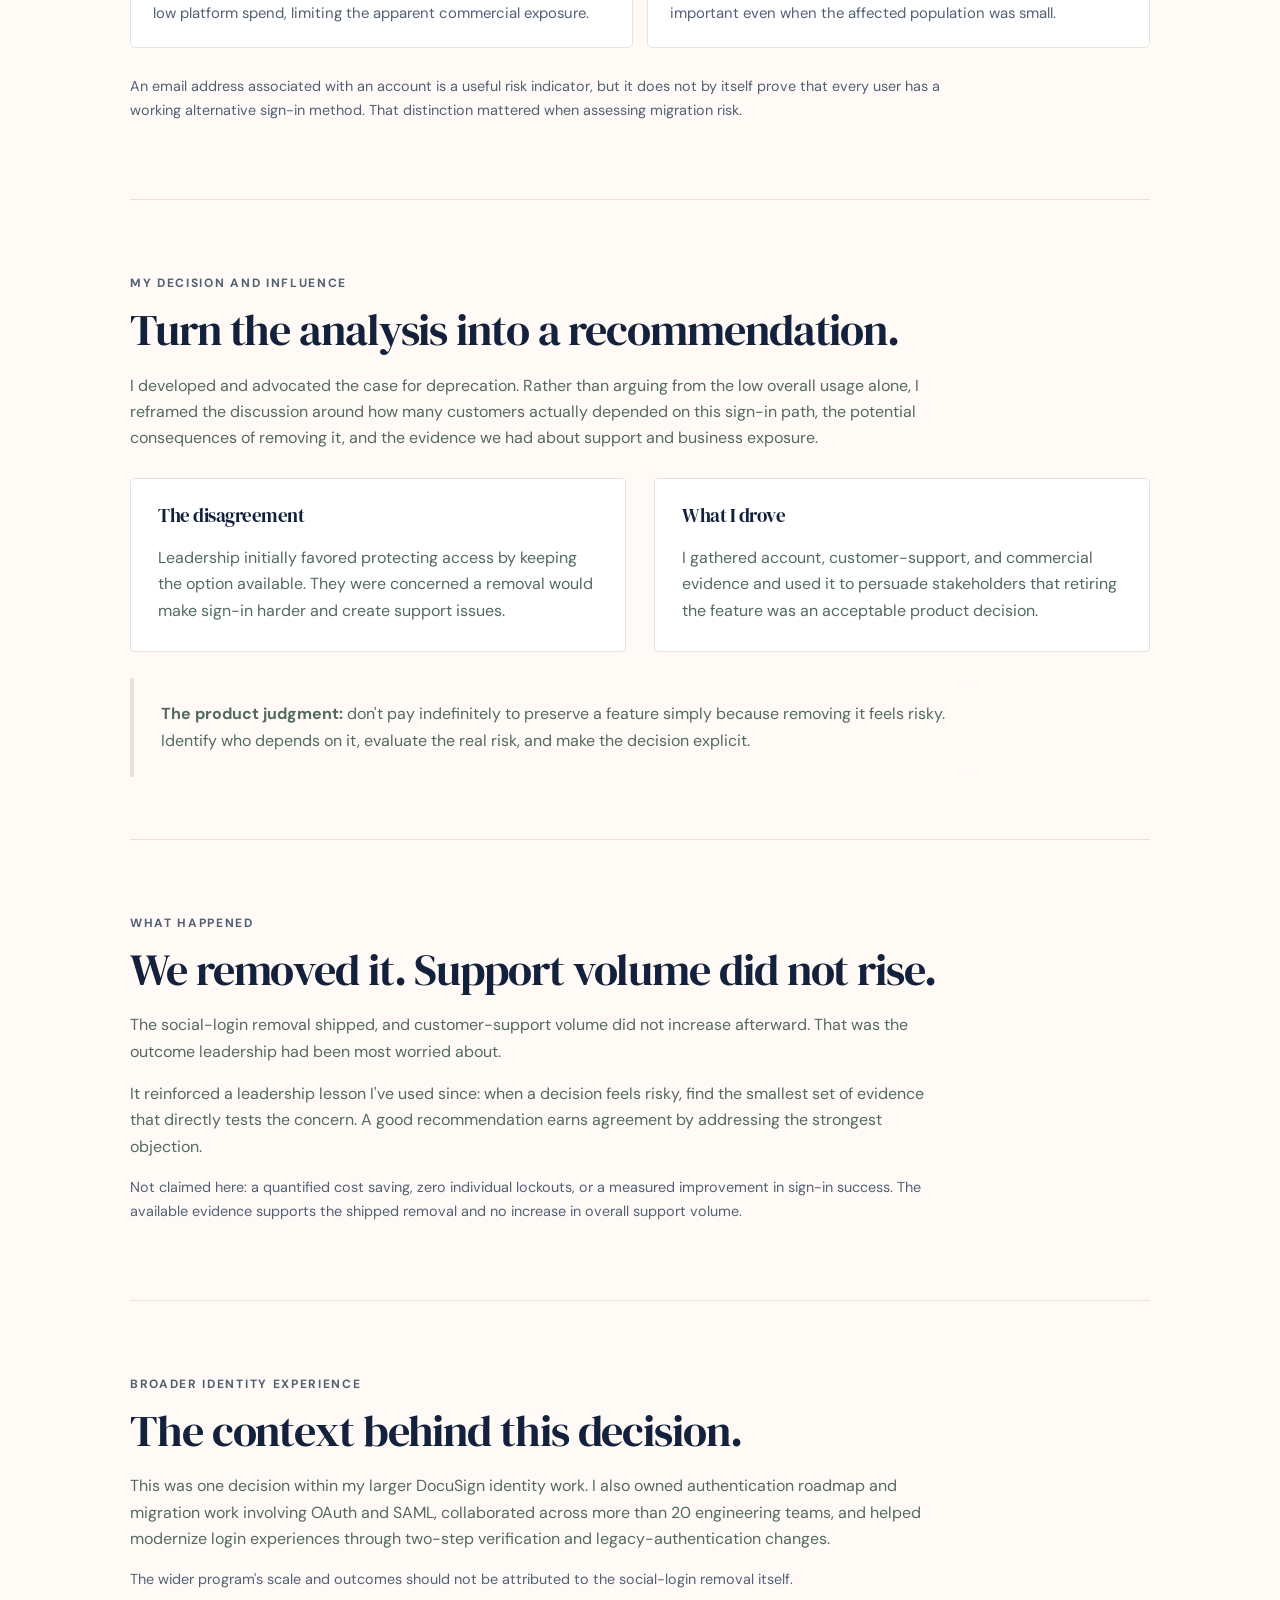
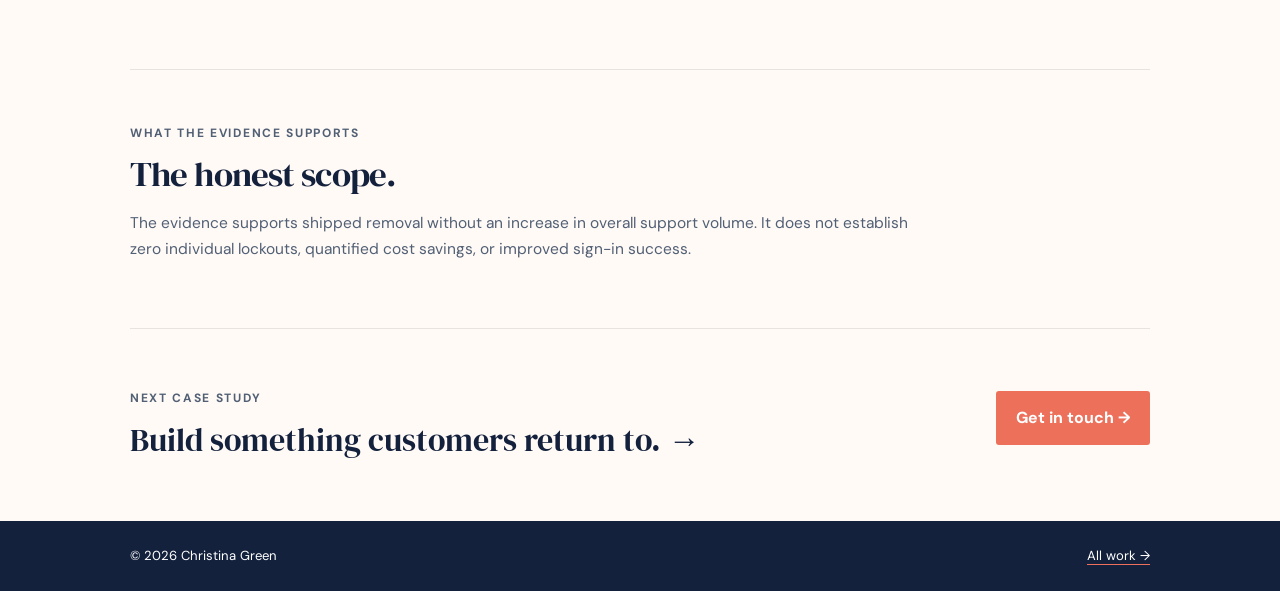
<file: docusign-identity.html>
<!doctype html><html lang="en"><head><meta charset="utf-8"><meta name="viewport" content="width=device-width,initial-scale=1"><meta name="description" content="How Christina Green used customer and account data to build support for retiring low-use social login at DocuSign."><title>The case for removing social login | Christina Green</title><style>:root{--bg:#fffaf6;--paper:#ffffff;--ink:#14213d;--muted:#526075;--line:#e8e3df;--green:#14213d;--sage:#fffaf6;--terra:#ed705b}*{box-sizing:border-box}body{margin:0;background:var(--bg);color:var(--ink);font:16px/1.65 system-ui,-apple-system,Segoe UI,sans-serif}h1,h2,h3{letter-spacing:-.05em;line-height:1.14}a{color:var(--green)}.wrap{max-width:1050px;margin:auto;padding:0 30px}.nav{padding:23px 0;border-bottom:1px solid var(--line);display:flex;justify-content:space-between;gap:20px}.nav a{text-decoration:none;font-weight:750}.eyebrow{font-weight:800;font-size:.73rem;letter-spacing:.16em;text-transform:uppercase;color:var(--green)}.hero{padding:65px 0 52px}.hero h1{font-size:clamp(2.6rem,6vw,5.1rem);max-width:850px;margin:10px 0 20px}.lead{font-size:1.2rem;line-height:1.58;color:#526a60;max-width:790px}.facts{display:flex;gap:14px;flex-wrap:wrap;margin:32px 0}.fact{flex:1;min-width:170px;background:var(--paper);border:1px solid var(--line);border-radius:17px;padding:22px}.fact strong{display:block;font-size:2rem;color:var(--green);line-height:1.1}.fact span{display:block;color:var(--muted);font-size:.9rem;margin-top:8px}.section{border-top:1px solid var(--line);padding:62px 0}.section h2{font-size:clamp(1.8rem,3.5vw,2.75rem);margin:10px 0 18px}.section p{max-width:825px;color:#536a62}.split{display:grid;grid-template-columns:1fr 1fr;gap:28px;margin-top:26px}.panel{background:var(--paper);border:1px solid var(--line);border-radius:18px;padding:27px}.panel h3{margin-top:0}.panel p{margin-bottom:0}.decision{background:#e7efe7;border-left:4px solid var(--green);border-radius:0 18px 18px 0;padding:23px 27px;margin-top:26px;max-width:850px}.decision p{margin:0}.steps{display:grid;grid-template-columns:repeat(3,1fr);gap:14px;margin-top:26px}.step{background:var(--paper);border:1px solid var(--line);border-radius:18px;padding:25px}.step h3{font-size:1.13rem}.step p{font-size:.93rem;margin-bottom:0}.note{font-size:.86rem;color:#74867d;margin-top:20px}.foot{border-top:1px solid var(--line);padding:25px 0 50px;display:flex;justify-content:space-between;gap:20px;color:var(--muted);font-size:.85rem}@media(max-width:650px){.wrap{padding:0 20px}.hero{padding:42px 0}.section{padding:43px 0}.split,.steps{grid-template-columns:1fr}.nav,.foot{flex-direction:column}} .evidence{display:grid;grid-template-columns:repeat(2,minmax(0,1fr));gap:14px;margin:27px 0}.evidence div{padding:22px;border:1px solid var(--line);border-radius:15px;background:var(--paper)}.evidence strong{display:block;font-size:1.02rem;color:var(--ink)}.evidence span{display:block;color:var(--muted);font-size:.93rem;margin-top:7px}.quote{font-size:1.22rem;font-weight:650;line-height:1.45;color:var(--ink);border-left:4px solid var(--terra);padding:12px 0 12px 24px;margin:24px 0}.scope{font-size:.9rem;color:var(--muted)}@media(max-width:650px){.evidence{grid-template-columns:1fr}}</style><link rel="stylesheet" href="case-study.css?v=3"><link rel="icon" type="image/svg+xml" href="assets/favicon.svg"><meta property="og:type" content="website"><meta property="og:site_name" content="Christina Green"><meta property="og:title" content="The case for removing social login | Christina Green"><meta property="og:description" content="I build products people have to trust. Product leadership across security, identity, and AI."><meta property="og:image" content="https://csgreen.github.io/portfolio/assets/social-preview.svg"><meta property="og:image:type" content="image/svg+xml"><meta property="og:image:width" content="1200"><meta property="og:image:height" content="630"><meta name="twitter:card" content="summary_large_image"><!-- Cloudflare Web Analytics -->
<script type='module' src='https://static.cloudflareinsights.com/beacon.min.js' data-cf-beacon='{"token": "e152a3affa974e5495f501add8ad0bc7"}'></script>
<!-- End Cloudflare Web Analytics -->
</head><body><header class="case-header"><div class="case-shell case-nav"><a class="case-brand" href="index.html">Christina Green<span>.</span></a><a class="case-back" href="index.html#work">← All work</a></div></header><div class="wrap">
<header class="hero"><p class="eyebrow">DocuSign · Identity product decisions</p><h1>Making the case to retire social login.</h1><p class="lead">When our social-login contract came up for renewal, I investigated who might lose access if we retired it. Few accounts depended on it exclusively. I recommended removal, and support volume held steady after the change.</p>
<div class="facts"><div class="fact"><strong>Low use</strong><span>Very few customers relied on social login as their only sign-in method</span></div><div class="fact"><strong>Shipped</strong><span>The social-login option was removed</span></div><div class="fact"><strong>No increase</strong><span>in customer-support volume after removal</span></div></div></header>
<section class="section"><p class="eyebrow">Why we looked</p><h2>A renewal became a product decision.</h2><p>My manager asked me to investigate an upcoming contract renewal for our social-login provider. The service appeared to have several issues and little usage, but removing a sign-in method could have serious consequences. Leadership worried that customers would lose access or face a more difficult login experience.</p><p>The easy answer would have been to renew and avoid the risk. I wanted to understand how many customers truly depended on the feature before we committed to another contract.</p></section>
<section class="section"><p class="eyebrow">The evidence</p><h2>Measure dependence, not just usage.</h2><p>I investigated how customers actually accessed their accounts, along with the signals that might indicate business or customer risk.</p><div class="evidence">
<div><strong>Alternative paths to sign in</strong><span>Very few accounts used social login exclusively; most social-login users also had an email address associated with the account.</span></div>
<div><strong>Support signals</strong><span>I found essentially no customer-service complaints associated with social login.</span></div>
<div><strong>Enterprise exposure</strong><span>The largest customer account with a social-login user had very low platform spend, limiting the apparent commercial exposure.</span></div>
<div><strong>Leadership's concern</strong><span>The possibility of lockouts or added sign-in friction remained important even when the affected population was small.</span></div>
</div><p class="scope">An email address associated with an account is a useful risk indicator, but it does not by itself prove that every user has a working alternative sign-in method. That distinction mattered when assessing migration risk.</p></section>
<section class="section"><p class="eyebrow">My decision and influence</p><h2>Turn the analysis into a recommendation.</h2><p>I developed and advocated the case for deprecation. Rather than arguing from the low overall usage alone, I reframed the discussion around how many customers actually depended on this sign-in path, the potential consequences of removing it, and the evidence we had about support and business exposure.</p><div class="split"><div class="panel"><h3>The disagreement</h3><p>Leadership initially favored protecting access by keeping the option available. They were concerned a removal would make sign-in harder and create support issues.</p></div><div class="panel"><h3>What I drove</h3><p>I gathered account, customer-support, and commercial evidence and used it to persuade stakeholders that retiring the feature was an acceptable product decision.</p></div></div><div class="decision"><p><strong>The product judgment:</strong> don't pay indefinitely to preserve a feature simply because removing it feels risky. Identify who depends on it, evaluate the real risk, and make the decision explicit.</p></div></section>
<section class="section"><p class="eyebrow">What happened</p><h2>We removed it. Support volume did not rise.</h2><p>The social-login removal shipped, and customer-support volume did not increase afterward. That was the outcome leadership had been most worried about.</p><p>It reinforced a leadership lesson I've used since: when a decision feels risky, find the smallest set of evidence that directly tests the concern. A good recommendation earns agreement by addressing the strongest objection.</p><p class="scope">Not claimed here: a quantified cost saving, zero individual lockouts, or a measured improvement in sign-in success. The available evidence supports the shipped removal and no increase in overall support volume.</p></section>
<section class="section"><p class="eyebrow">Broader identity experience</p><h2>The context behind this decision.</h2><p>This was one decision within my larger DocuSign identity work. I also owned authentication roadmap and migration work involving OAuth and SAML, collaborated across more than 20 engineering teams, and helped modernize login experiences through two-step verification and legacy-authentication changes.</p><p class="scope">The wider program's scale and outcomes should not be attributed to the social-login removal itself.</p></section>
<section class="evidence-scope" aria-label="What the evidence supports"><p class="eyebrow">What the evidence supports</p><h2>The honest scope.</h2><p>The evidence supports shipped removal without an increase in overall support volume. It does not establish zero individual lockouts, quantified cost savings, or improved sign-in success.</p></section><section class="case-next"><div><p class="case-label">Next case study</p><a href="applause-analytics.html">Build something customers return to. <span aria-hidden="true">→</span></a></div><a class="case-button" href="mailto:csgreen@greenandsound.com">Get in touch →</a></section></div><footer class="case-footer"><div class="case-shell"><span>© 2026 Christina Green</span><a href="index.html#work">All work →</a></div></footer></body></html>
</file>
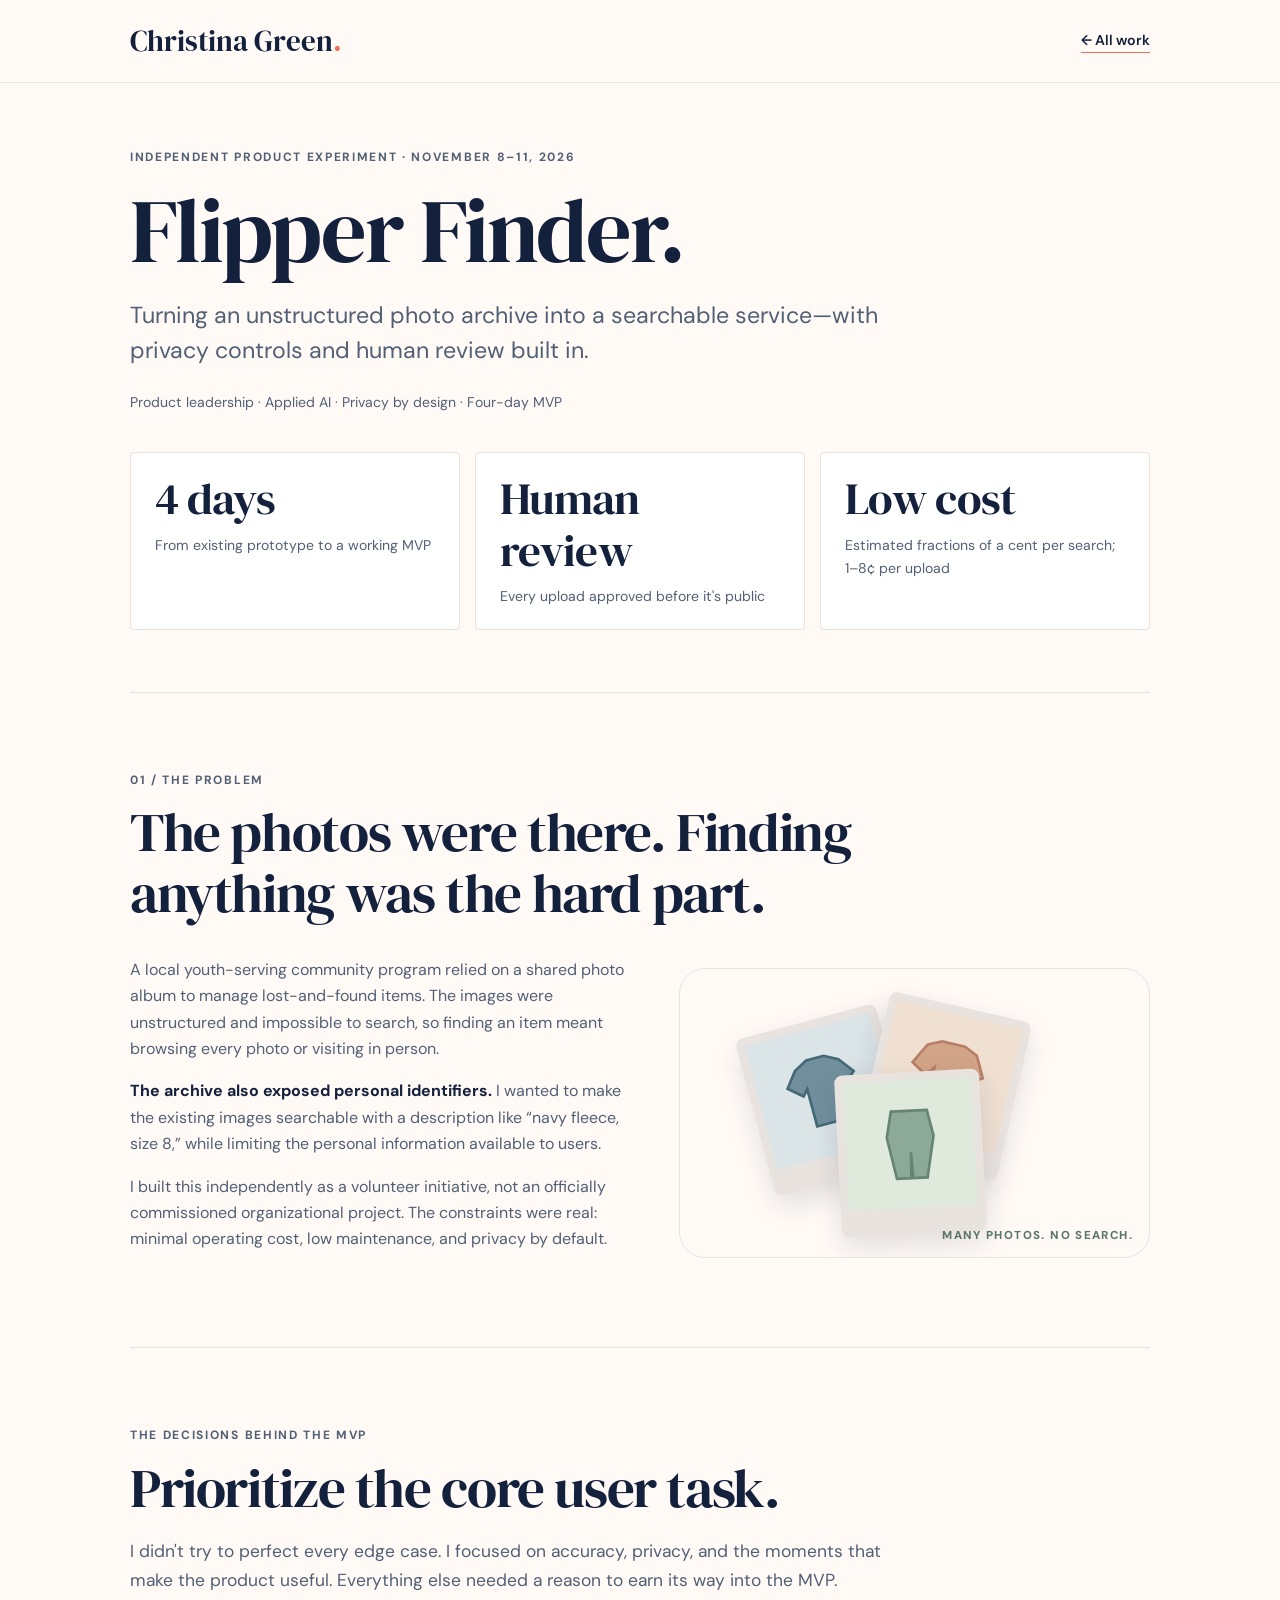
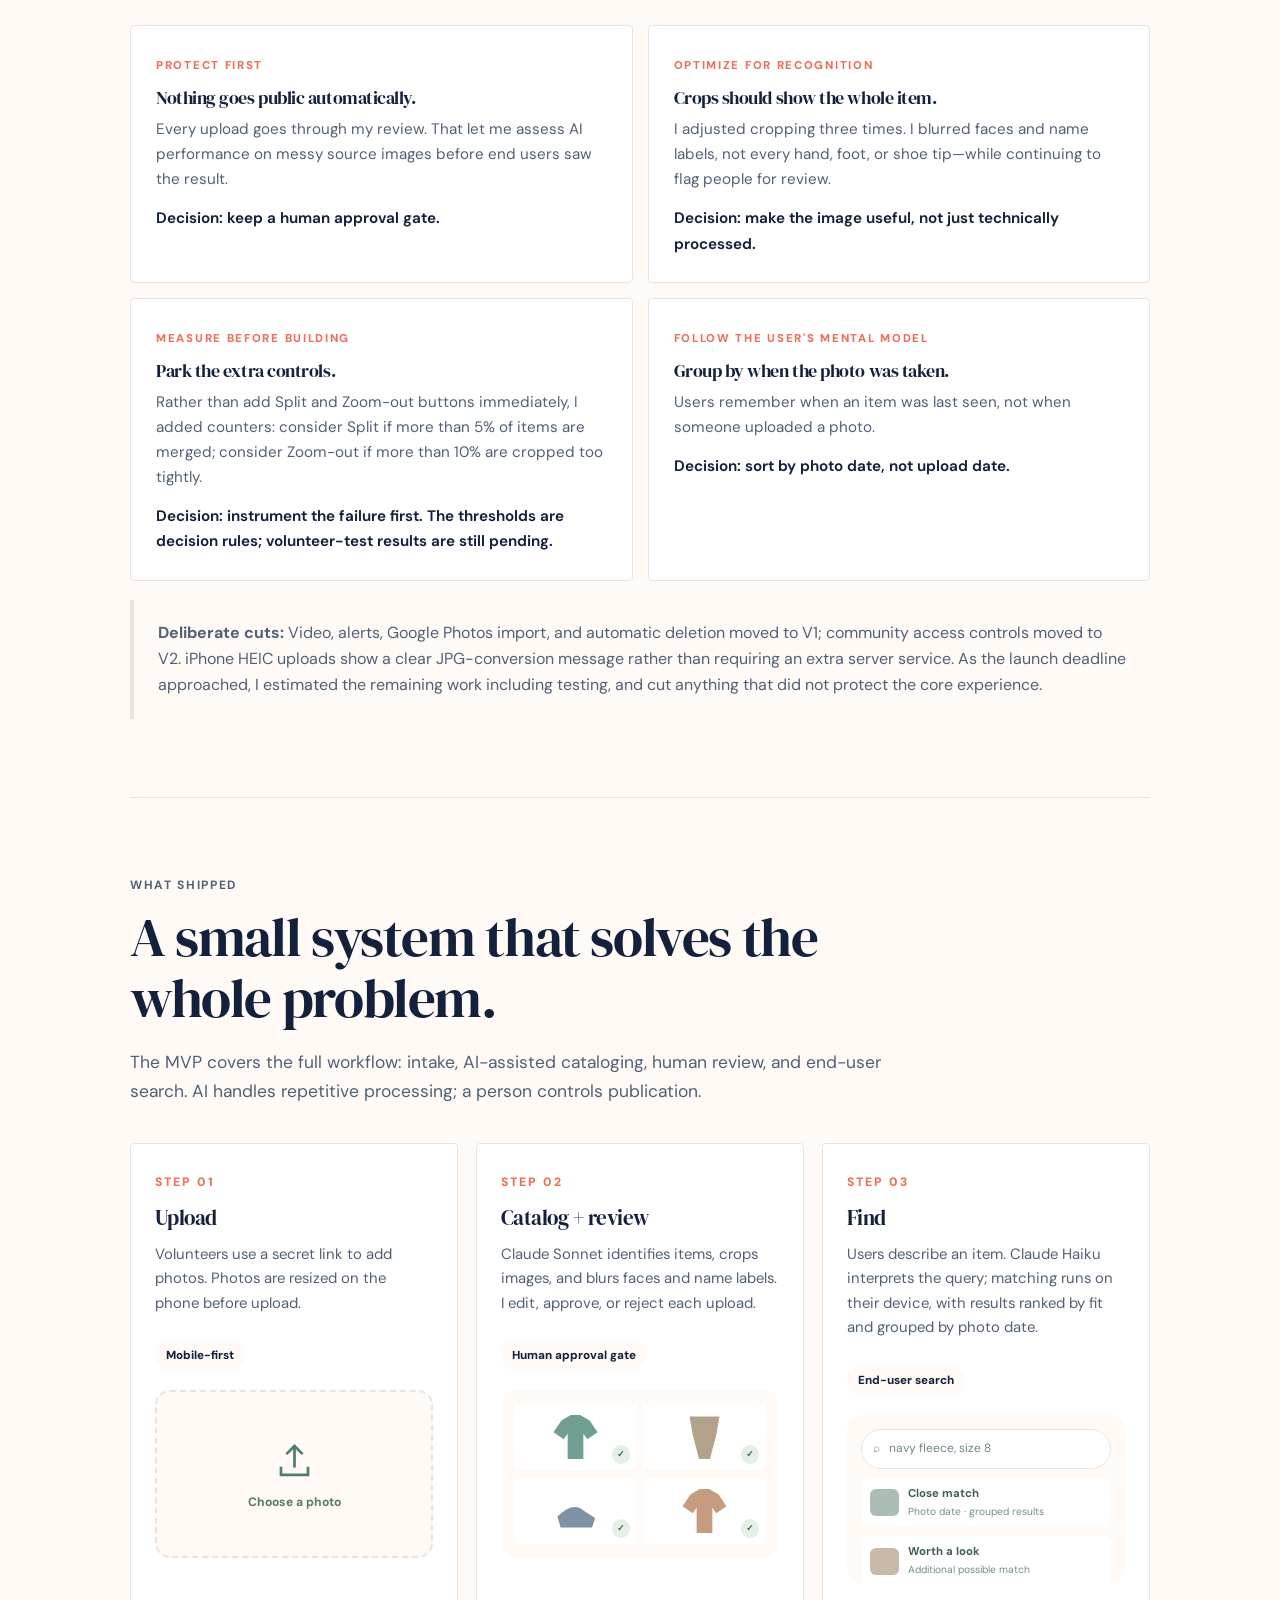
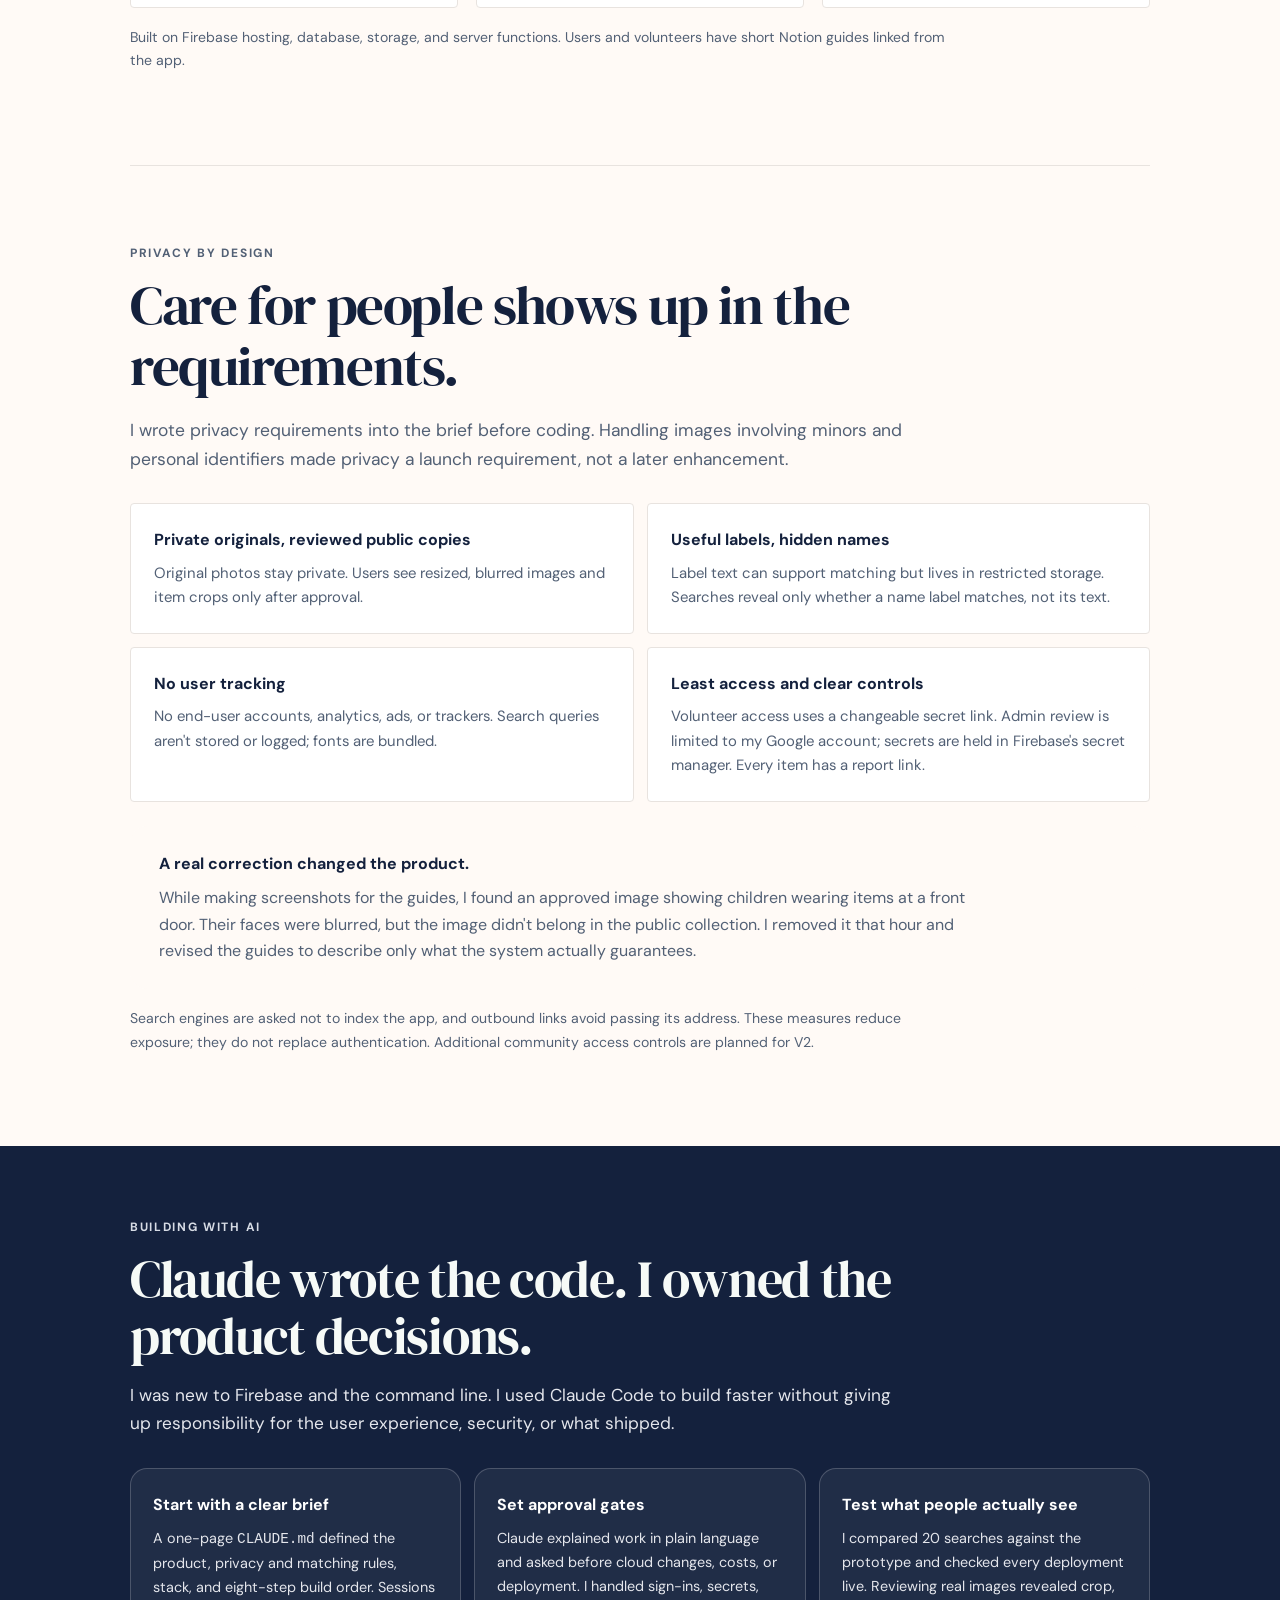
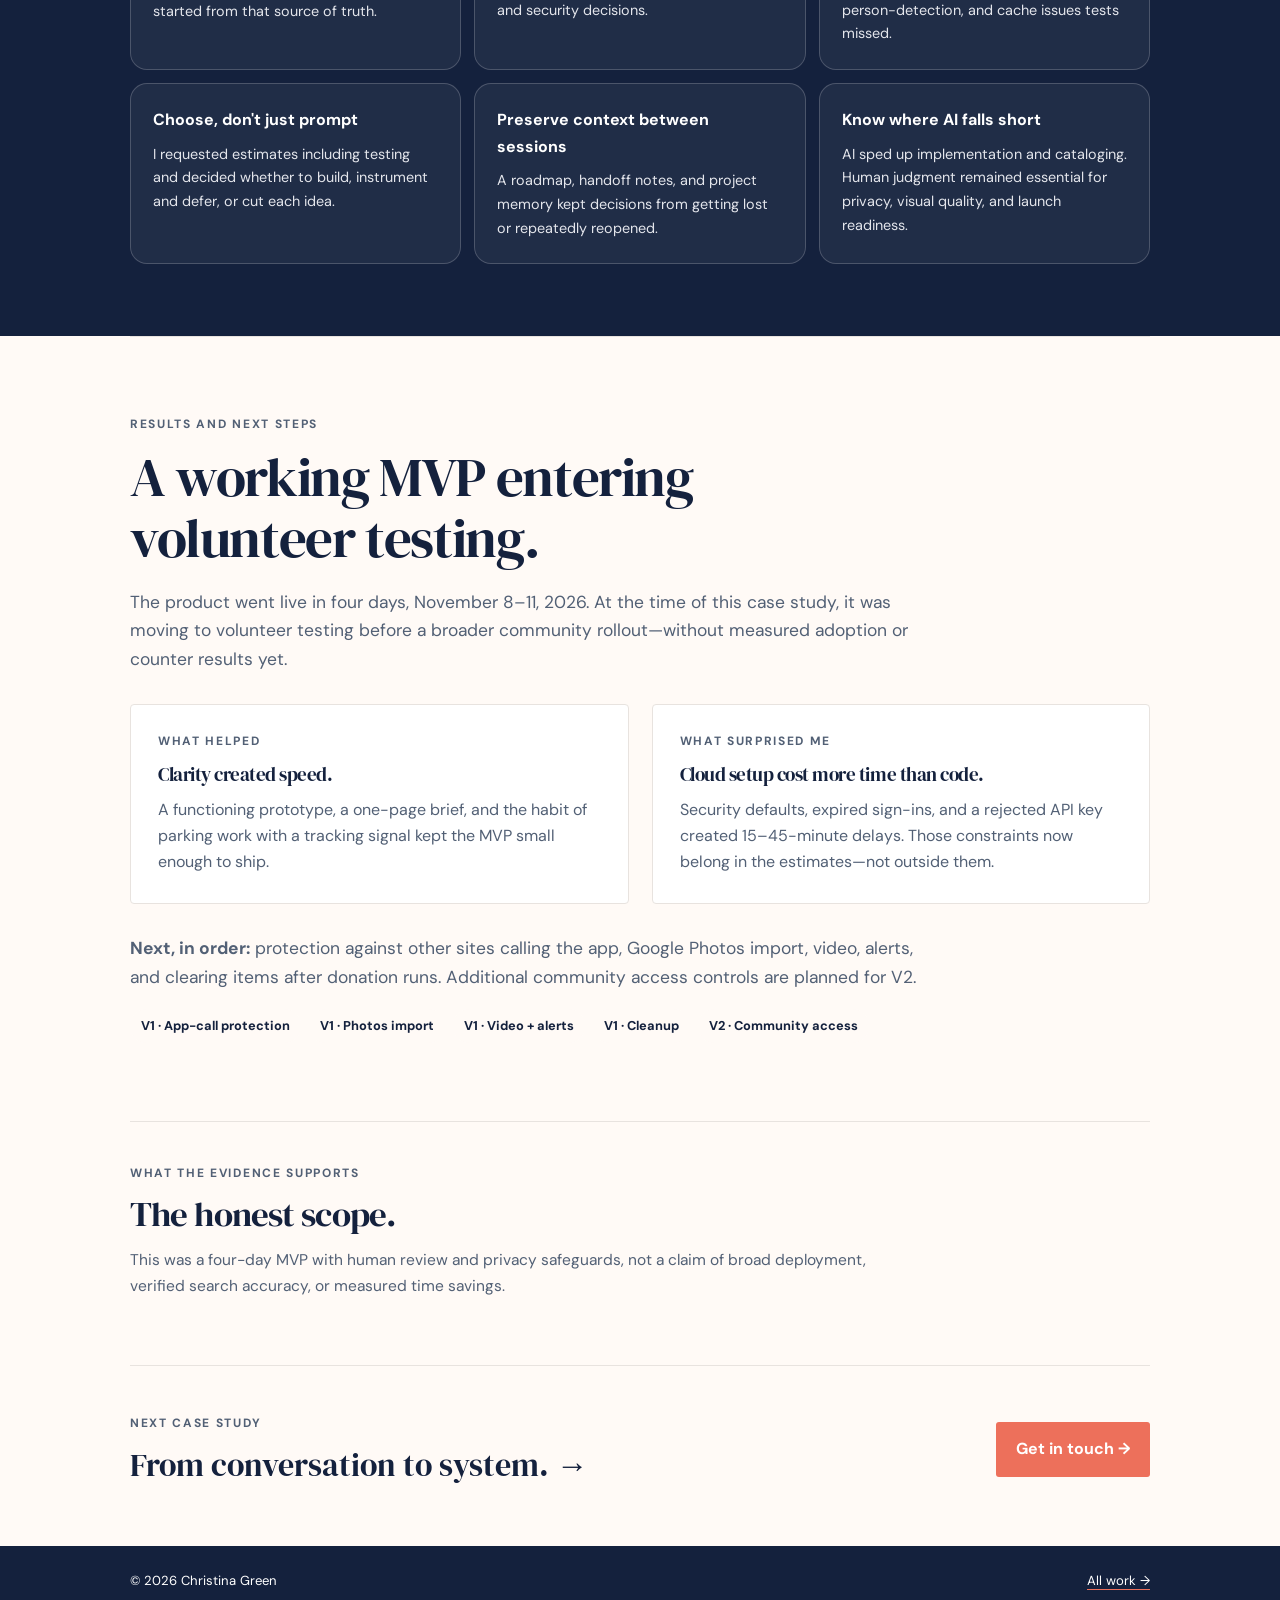
<file: flipper-finder.html>
<!doctype html>
<html lang="en"><head><meta charset="utf-8"><meta name="viewport" content="width=device-width,initial-scale=1">
<meta name="description" content="Flipper Finder: a four-day, privacy-first AI product MVP. A case study by Christina Green.">
<title>Flipper Finder | Christina Green</title>
<style>
:root{--bg:#fffaf6;--paper:#ffffff;--ink:#14213d;--muted:#526075;--line:#e8e3df;--green:#14213d;--sage:#fffaf6;--terra:#ed705b;--sand:#fffaf6}
*{box-sizing:border-box}html{scroll-behavior:smooth}body{margin:0;background:var(--bg);color:var(--ink);font:16px/1.62 system-ui,-apple-system,Segoe UI,sans-serif;-webkit-font-smoothing:antialiased}a{color:inherit}a:focus-visible{outline:3px solid var(--terra);outline-offset:3px}
h1,h2,h3,p{margin-top:0}h1,h2,h3{letter-spacing:-.055em;line-height:1.12;font-weight:650}.wrap{max-width:1080px;margin:auto;padding:0 28px}.nav{display:flex;justify-content:space-between;align-items:center;gap:18px;padding:18px 0;border-bottom:1px solid var(--line)}.nav a{text-decoration:none;font-weight:760}.nav .back{font-size:.88rem;color:var(--muted)}
.eyebrow{text-transform:uppercase;letter-spacing:.17em;font-size:.73rem;color:var(--green);font-weight:850}.hero{padding:65px 0 62px}.hero h1{font-size:clamp(3.1rem,7vw,6rem);margin:14px 0 18px}.lede{font-size:clamp(1.1rem,2.1vw,1.45rem);line-height:1.5;max-width:760px;color:#49665d}.meta{font-size:.88rem;color:var(--muted)}
.pulse{display:grid;grid-template-columns:repeat(3,1fr);gap:15px;margin-top:38px}.pulse article{background:var(--paper);border:1px solid var(--line);border-radius:17px;padding:20px 24px}.pulse strong{display:block;font-size:clamp(1.7rem,3.5vw,2.8rem);letter-spacing:-.06em;color:var(--green);line-height:1.15}.pulse span{display:block;font-size:.88rem;color:var(--muted);margin-top:9px}.section{padding:78px 0;border-top:1px solid var(--line)}.section h2{font-size:clamp(2.1rem,4.5vw,3.45rem);max-width:760px;margin:10px 0 19px}.section .intro{font-size:1.09rem;color:var(--muted);max-width:790px}.section p{max-width:820px}
.story{display:grid;grid-template-columns:1.03fr .97fr;gap:48px;align-items:center;margin-top:33px}.story-copy p{color:var(--muted)}.story-copy strong{color:var(--ink)}
.photo-pile{position:relative;background:linear-gradient(145deg,#e5eee4,#f8f5ec);border:1px solid #d4dfd5;border-radius:26px;min-height:290px;display:flex;align-items:center;justify-content:center;overflow:hidden}.snapshot{position:absolute;width:145px;height:162px;border:8px solid white;border-bottom-width:26px;background:#dce9df;border-radius:8px;box-shadow:0 11px 28px #14213d20;display:flex;align-items:center;justify-content:center}.snapshot:nth-child(1){transform:translate(-89px,-13px) rotate(-15deg);background:#dbe4e7}.snapshot:nth-child(2){transform:translate(29px,-27px) rotate(13deg);background:#f0e0d2}.snapshot:nth-child(3){transform:translate(-4px,40px) rotate(-3deg);background:#dfeadd}.snapshot svg{width:90px;height:90px}.photo-pile .overprint{position:absolute;bottom:12px;right:16px;font-size:.72rem;font-weight:800;letter-spacing:.12em;color:#5b7668;text-transform:uppercase}
.workflow{display:grid;grid-template-columns:repeat(3,minmax(0,1fr));gap:18px;margin-top:38px}.phase{background:var(--paper);border:1px solid var(--line);border-radius:21px;padding:24px;min-width:0}.phase .number{font-size:.76rem;letter-spacing:.16em;color:var(--terra);font-weight:850}.phase h3{font-size:1.3rem;margin:12px 0}.phase p{color:var(--muted);font-size:.93rem}.phase .tag{display:inline-block;background:var(--sage);padding:6px 11px;border-radius:30px;font-size:.73rem;font-weight:800;color:var(--green);margin-top:10px}
.mock{height:168px;border-radius:15px;background:#edf3ec;margin-top:19px;padding:14px;overflow:hidden}.mock-upload{display:flex;align-items:center;justify-content:center;flex-direction:column;gap:10px;border:2px dashed #bfd2c4}.mock-upload svg{width:45px;height:45px}.mock-upload span{font-size:.76rem;color:#587969;font-weight:700}.mock-review{display:grid;grid-template-columns:repeat(2,1fr);gap:8px}.mock-review .tile{background:white;border-radius:9px;display:flex;align-items:center;justify-content:center;position:relative}.tile svg{width:55px;height:56px}.tile span{position:absolute;bottom:6px;right:6px;background:#e4f0e6;border-radius:30px;padding:2px 5px;font-size:.57rem;color:#356b55;font-weight:800}.mock-search{background:#fffaf6}.search-bar{border:1px solid #cbded0;border-radius:30px;background:white;padding:9px 11px;font-size:.75rem;color:#71897d}.result-line{display:flex;align-items:center;gap:9px;background:white;margin-top:9px;padding:7px 9px;border-radius:8px}.result-line i{width:29px;height:27px;border-radius:6px;background:#aabeb4;flex-shrink:0}.result-line:nth-child(3) i{background:#c9b9a9}.result-line span{font-size:.71rem;color:#415e53}.result-line small{display:block;color:#719080;font-size:.64rem}
.judgments{display:grid;grid-template-columns:repeat(2,1fr);gap:15px;margin-top:30px}.judgment{background:var(--paper);border:1px solid var(--line);border-radius:18px;padding:25px}.judgment .rule{font-size:.71rem;font-weight:850;letter-spacing:.15em;text-transform:uppercase;color:var(--terra)}.judgment h3{font-size:1.14rem;margin:11px 0 9px}.judgment p{font-size:.95rem;color:var(--muted);margin:0}.judgment .choice{font-weight:650;color:var(--ink);margin-top:14px}.decision-note{padding:20px 24px;border-left:4px solid var(--terra);background:#f5efe7;margin-top:19px;border-radius:0 14px 14px 0;color:#586961}
.privacy-grid{display:grid;grid-template-columns:repeat(2,1fr);gap:13px;margin-top:30px}.privacy-grid article{padding:23px;background:var(--paper);border:1px solid var(--line);border-radius:16px}.privacy-grid strong{display:block;margin-bottom:7px}.privacy-grid p{color:var(--muted);font-size:.93rem;margin:0}
.incident{background:#fffaf6;padding:25px 29px;border-radius:18px;margin-top:24px}.incident strong{display:block;margin-bottom:8px}.incident p{color:#4d6a60;margin:0}
.ai-lead{background:#14213d;color:#f6faf7;padding:72px 0}.ai-lead h2{font-size:clamp(2rem,4.5vw,3.25rem);max-width:850px;margin:12px 0 17px}.ai-lead .eyebrow{color:#d7ab94}.ai-lead .intro{color:#c8ddd0;max-width:780px;font-size:1.08rem}.ai-steps{display:grid;grid-template-columns:repeat(3,1fr);gap:13px;margin-top:30px}.ai-steps article{padding:23px 22px;background:#ffffff0e;border:1px solid #ffffff31;border-radius:17px}.ai-steps strong{display:block;margin-bottom:9px;color:white}.ai-steps p{font-size:.9rem;color:#c7dcd0;margin:0}.outcome-grid{display:grid;grid-template-columns:repeat(2,1fr);gap:23px;margin-top:30px}.outcome-grid article{background:var(--paper);border:1px solid var(--line);border-radius:19px;padding:27px}.outcome-grid h3{font-size:1.2rem;margin:12px 0}.outcome-grid p{color:var(--muted);margin:0}.roadmap{display:flex;flex-wrap:wrap;gap:8px;margin-top:18px}.roadmap span{background:var(--sage);border-radius:30px;color:#426d5d;padding:6px 11px;font-size:.8rem;font-weight:720}.foot{display:flex;justify-content:space-between;gap:16px;border-top:1px solid var(--line);padding:25px 0 44px;color:var(--muted);font-size:.83rem}.foot a{font-weight:750}
@media(max-width:780px){.story{grid-template-columns:1fr;gap:18px}.workflow{grid-template-columns:1fr}.phase{display:grid;grid-template-columns:1fr 1fr;gap:0 24px}.phase .number,.phase h3,.phase p,.phase .tag{grid-column:1}.phase .mock{grid-column:2;grid-row:1/6;margin:0}.ai-steps{grid-template-columns:1fr}.pulse{grid-template-columns:1fr 1fr}}
@media(max-width:560px){.wrap{padding:0 20px}.hero{padding:43px 0}.section{padding:57px 0}.pulse,.judgments,.privacy-grid,.outcome-grid{grid-template-columns:1fr}.phase{display:block}.phase .mock{margin-top:19px}.foot{flex-direction:column}.ai-lead{padding:57px 0}.snapshot{width:128px;height:146px}.photo-pile{min-height:260px}}
</style><link rel="stylesheet" href="case-study.css?v=3"><link rel="icon" type="image/svg+xml" href="assets/favicon.svg"><meta property="og:type" content="website"><meta property="og:site_name" content="Christina Green"><meta property="og:title" content="Flipper Finder | Christina Green"><meta property="og:description" content="I build products people have to trust. Product leadership across security, identity, and AI."><meta property="og:image" content="https://csgreen.github.io/portfolio/assets/social-preview.svg"><meta property="og:image:type" content="image/svg+xml"><meta property="og:image:width" content="1200"><meta property="og:image:height" content="630"><meta name="twitter:card" content="summary_large_image"><!-- Cloudflare Web Analytics -->
<script type='module' src='https://static.cloudflareinsights.com/beacon.min.js' data-cf-beacon='{"token": "e152a3affa974e5495f501add8ad0bc7"}'></script>
<!-- End Cloudflare Web Analytics -->
</head><body><header class="case-header"><div class="case-shell case-nav"><a class="case-brand" href="index.html">Christina Green<span>.</span></a><a class="case-back" href="index.html#work">← All work</a></div></header><div class="wrap">
<header class="hero"><p class="eyebrow">Independent product experiment · November 8–11, 2026</p><h1>Flipper Finder.</h1><p class="lede">Turning an unstructured photo archive into a searchable service—with privacy controls and human review built in.</p><p class="meta">Product leadership · Applied AI · Privacy by design · Four-day MVP</p>
<div class="pulse"><article><strong>4 days</strong><span>From existing prototype to a working MVP</span></article><article><strong>Human review</strong><span>Every upload approved before it's public</span></article><article><strong>Low cost</strong><span>Estimated fractions of a cent per search; 1–8¢ per upload</span></article></div>
</header>
<section class="section"><p class="eyebrow">01 / The problem</p><h2>The photos were there. Finding anything was the hard part.</h2><div class="story"><div class="story-copy"><p>A local youth-serving community program relied on a shared photo album to manage lost-and-found items. The images were unstructured and impossible to search, so finding an item meant browsing every photo or visiting in person.</p><p><strong>The archive also exposed personal identifiers.</strong> I wanted to make the existing images searchable with a description like “navy fleece, size 8,” while limiting the personal information available to users.</p><p>I built this independently as a volunteer initiative, not an officially commissioned organizational project. The constraints were real: minimal operating cost, low maintenance, and privacy by default.</p></div>
<div class="photo-pile" role="img" aria-label="Illustration of overlapping photos of lost-and-found clothing, demonstrating why a pile of photos is difficult to search">
<div class="snapshot"><svg viewBox="0 0 100 100" aria-hidden="true"><path d="M25 20 40 12 60 12 75 20 88 37 73 50 67 43 67 86 33 86 33 43 27 50 12 37Z" fill="#718f9c" stroke="#456976" stroke-width="3"/></svg></div><div class="snapshot"><svg viewBox="0 0 100 100" aria-hidden="true"><path d="M22 19 37 12H63L78 19 90 42 73 52 65 42 65 87H35V42L27 52 10 42Z" fill="#d3a588" stroke="#b77f66" stroke-width="3"/></svg></div><div class="snapshot"><svg viewBox="0 0 100 100" aria-hidden="true"><path d="M30 13 70 13 76 42 67 88H51L50 59 49 88H33L24 42Z" fill="#8da99a" stroke="#668575" stroke-width="3"/></svg></div><span class="overprint">Many photos. No search.</span></div></div></section>
<section class="section"><p class="eyebrow">The decisions behind the MVP</p><h2>Prioritize the core user task.</h2><p class="intro">I didn't try to perfect every edge case. I focused on accuracy, privacy, and the moments that make the product useful. Everything else needed a reason to earn its way into the MVP.</p>
<div class="judgments">
<article class="judgment"><span class="rule">Protect first</span><h3>Nothing goes public automatically.</h3><p>Every upload goes through my review. That let me assess AI performance on messy source images before end users saw the result.</p><p class="choice">Decision: keep a human approval gate.</p></article>
<article class="judgment"><span class="rule">Optimize for recognition</span><h3>Crops should show the whole item.</h3><p>I adjusted cropping three times. I blurred faces and name labels, not every hand, foot, or shoe tip—while continuing to flag people for review.</p><p class="choice">Decision: make the image useful, not just technically processed.</p></article>
<article class="judgment"><span class="rule">Measure before building</span><h3>Park the extra controls.</h3><p>Rather than add Split and Zoom-out buttons immediately, I added counters: consider Split if more than 5% of items are merged; consider Zoom-out if more than 10% are cropped too tightly.</p><p class="choice">Decision: instrument the failure first. The thresholds are decision rules; volunteer-test results are still pending.</p></article>
<article class="judgment"><span class="rule">Follow the user's mental model</span><h3>Group by when the photo was taken.</h3><p>Users remember when an item was last seen, not when someone uploaded a photo.</p><p class="choice">Decision: sort by photo date, not upload date.</p></article>
</div><div class="decision-note"><strong>Deliberate cuts:</strong> Video, alerts, Google Photos import, and automatic deletion moved to V1; community access controls moved to V2. iPhone HEIC uploads show a clear JPG-conversion message rather than requiring an extra server service. As the launch deadline approached, I estimated the remaining work including testing, and cut anything that did not protect the core experience.</div></section>
<section class="section"><p class="eyebrow">What shipped</p><h2>A small system that solves the whole problem.</h2><p class="intro">The MVP covers the full workflow: intake, AI-assisted cataloging, human review, and end-user search. AI handles repetitive processing; a person controls publication.</p>
<div class="workflow">
<article class="phase"><span class="number">STEP 01</span><h3>Upload</h3><p>Volunteers use a secret link to add photos. Photos are resized on the phone before upload.</p><span class="tag">Mobile-first</span><div class="mock mock-upload" aria-label="Illustrated upload interface"><svg viewBox="0 0 50 50" fill="none" stroke="#4b806e" stroke-width="3" aria-hidden="true"><path d="M25 34V10m-9 9 9-9 9 9M10 33v9h30v-9"/></svg><span>Choose a photo</span></div></article>
<article class="phase"><span class="number">STEP 02</span><h3>Catalog + review</h3><p>Claude Sonnet identifies items, crops images, and blurs faces and name labels. I edit, approve, or reject each upload.</p><span class="tag">Human approval gate</span><div class="mock mock-review" aria-label="Illustrated grid of clothing crops awaiting review">
<div class="tile"><svg viewBox="0 0 70 70" aria-hidden="true"><path d="m17 14 12-7h12l12 7 10 15-13 9-5-7v32H25V31l-5 7-13-9Z" fill="#719e92"/></svg><span>✓</span></div><div class="tile"><svg viewBox="0 0 70 70" aria-hidden="true"><path d="M16 9h38l-4 23-8 31H28l-8-31Z" fill="#b4a189"/></svg><span>✓</span></div><div class="tile"><svg viewBox="0 0 70 70" aria-hidden="true"><path d="M12 42q20-20 34-7l14 9-4 12H16Z" fill="#7f91a5"/></svg><span>✓</span></div><div class="tile"><svg viewBox="0 0 70 70" aria-hidden="true"><path d="m17 14 12-7h12l12 7 10 15-13 9-5-7v32H25V31l-5 7-13-9Z" fill="#c69c81"/></svg><span>✓</span></div></div></article>
<article class="phase"><span class="number">STEP 03</span><h3>Find</h3><p>Users describe an item. Claude Haiku interprets the query; matching runs on their device, with results ranked by fit and grouped by photo date.</p><span class="tag">End-user search</span><div class="mock mock-search" aria-label="Illustrative search results"><div class="search-bar">⌕ &nbsp; navy fleece, size 8</div><div class="result-line"><i></i><span><strong>Close match</strong><small>Photo date · grouped results</small></span></div><div class="result-line"><i></i><span><strong>Worth a look</strong><small>Additional possible match</small></span></div></div></article>
</div><p class="meta" style="margin-top:18px">Built on Firebase hosting, database, storage, and server functions. Users and volunteers have short Notion guides linked from the app.</p></section>
<section class="section"><p class="eyebrow">Privacy by design</p><h2>Care for people shows up in the requirements.</h2><p class="intro">I wrote privacy requirements into the brief before coding. Handling images involving minors and personal identifiers made privacy a launch requirement, not a later enhancement.</p><div class="privacy-grid">
<article><strong>Private originals, reviewed public copies</strong><p>Original photos stay private. Users see resized, blurred images and item crops only after approval.</p></article>
<article><strong>Useful labels, hidden names</strong><p>Label text can support matching but lives in restricted storage. Searches reveal only whether a name label matches, not its text.</p></article>
<article><strong>No user tracking</strong><p>No end-user accounts, analytics, ads, or trackers. Search queries aren't stored or logged; fonts are bundled.</p></article>
<article><strong>Least access and clear controls</strong><p>Volunteer access uses a changeable secret link. Admin review is limited to my Google account; secrets are held in Firebase's secret manager. Every item has a report link.</p></article>
</div><div class="incident"><strong>A real correction changed the product.</strong><p>While making screenshots for the guides, I found an approved image showing children wearing items at a front door. Their faces were blurred, but the image didn't belong in the public collection. I removed it that hour and revised the guides to describe only what the system actually guarantees.</p></div><p class="meta" style="margin-top:18px">Search engines are asked not to index the app, and outbound links avoid passing its address. These measures reduce exposure; they do not replace authentication. Additional community access controls are planned for V2.</p></section>
</div>
<section class="ai-lead"><div class="wrap"><p class="eyebrow">Building with AI</p><h2>Claude wrote the code. I owned the product decisions.</h2><p class="intro">I was new to Firebase and the command line. I used Claude Code to build faster without giving up responsibility for the user experience, security, or what shipped.</p>
<div class="ai-steps">
<article><strong>Start with a clear brief</strong><p>A one-page <code>CLAUDE.md</code> defined the product, privacy and matching rules, stack, and eight-step build order. Sessions started from that source of truth.</p></article>
<article><strong>Set approval gates</strong><p>Claude explained work in plain language and asked before cloud changes, costs, or deployment. I handled sign-ins, secrets, and security decisions.</p></article>
<article><strong>Test what people actually see</strong><p>I compared 20 searches against the prototype and checked every deployment live. Reviewing real images revealed crop, person-detection, and cache issues tests missed.</p></article>
<article><strong>Choose, don't just prompt</strong><p>I requested estimates including testing and decided whether to build, instrument and defer, or cut each idea.</p></article>
<article><strong>Preserve context between sessions</strong><p>A roadmap, handoff notes, and project memory kept decisions from getting lost or repeatedly reopened.</p></article>
<article><strong>Know where AI falls short</strong><p>AI sped up implementation and cataloging. Human judgment remained essential for privacy, visual quality, and launch readiness.</p></article>
</div></div></section>
<div class="wrap"><section class="section"><p class="eyebrow">Results and next steps</p><h2>A working MVP entering volunteer testing.</h2><p class="intro">The product went live in four days, November 8–11, 2026. At the time of this case study, it was moving to volunteer testing before a broader community rollout—without measured adoption or counter results yet.</p>
<div class="outcome-grid">
<article><p class="eyebrow">What helped</p><h3>Clarity created speed.</h3><p>A functioning prototype, a one-page brief, and the habit of parking work with a tracking signal kept the MVP small enough to ship.</p></article>
<article><p class="eyebrow">What surprised me</p><h3>Cloud setup cost more time than code.</h3><p>Security defaults, expired sign-ins, and a rejected API key created 15–45-minute delays. Those constraints now belong in the estimates—not outside them.</p></article>
</div><p class="intro" style="margin-top:30px"><strong>Next, in order:</strong> protection against other sites calling the app, Google Photos import, video, alerts, and clearing items after donation runs. Additional community access controls are planned for V2.</p><div class="roadmap"><span>V1 · App-call protection</span><span>V1 · Photos import</span><span>V1 · Video + alerts</span><span>V1 · Cleanup</span><span>V2 · Community access</span></div>
</section><section class="evidence-scope" aria-label="What the evidence supports"><p class="eyebrow">What the evidence supports</p><h2>The honest scope.</h2><p>This was a four-day MVP with human review and privacy safeguards, not a claim of broad deployment, verified search accuracy, or measured time savings.</p></section><section class="case-next"><div><p class="case-label">Next case study</p><a href="wardrobe.html">From conversation to system. <span aria-hidden="true">→</span></a></div><a class="case-button" href="mailto:csgreen@greenandsound.com">Get in touch →</a></section></div><footer class="case-footer"><div class="case-shell"><span>© 2026 Christina Green</span><a href="index.html#work">All work →</a></div></footer></body></html>
</file>
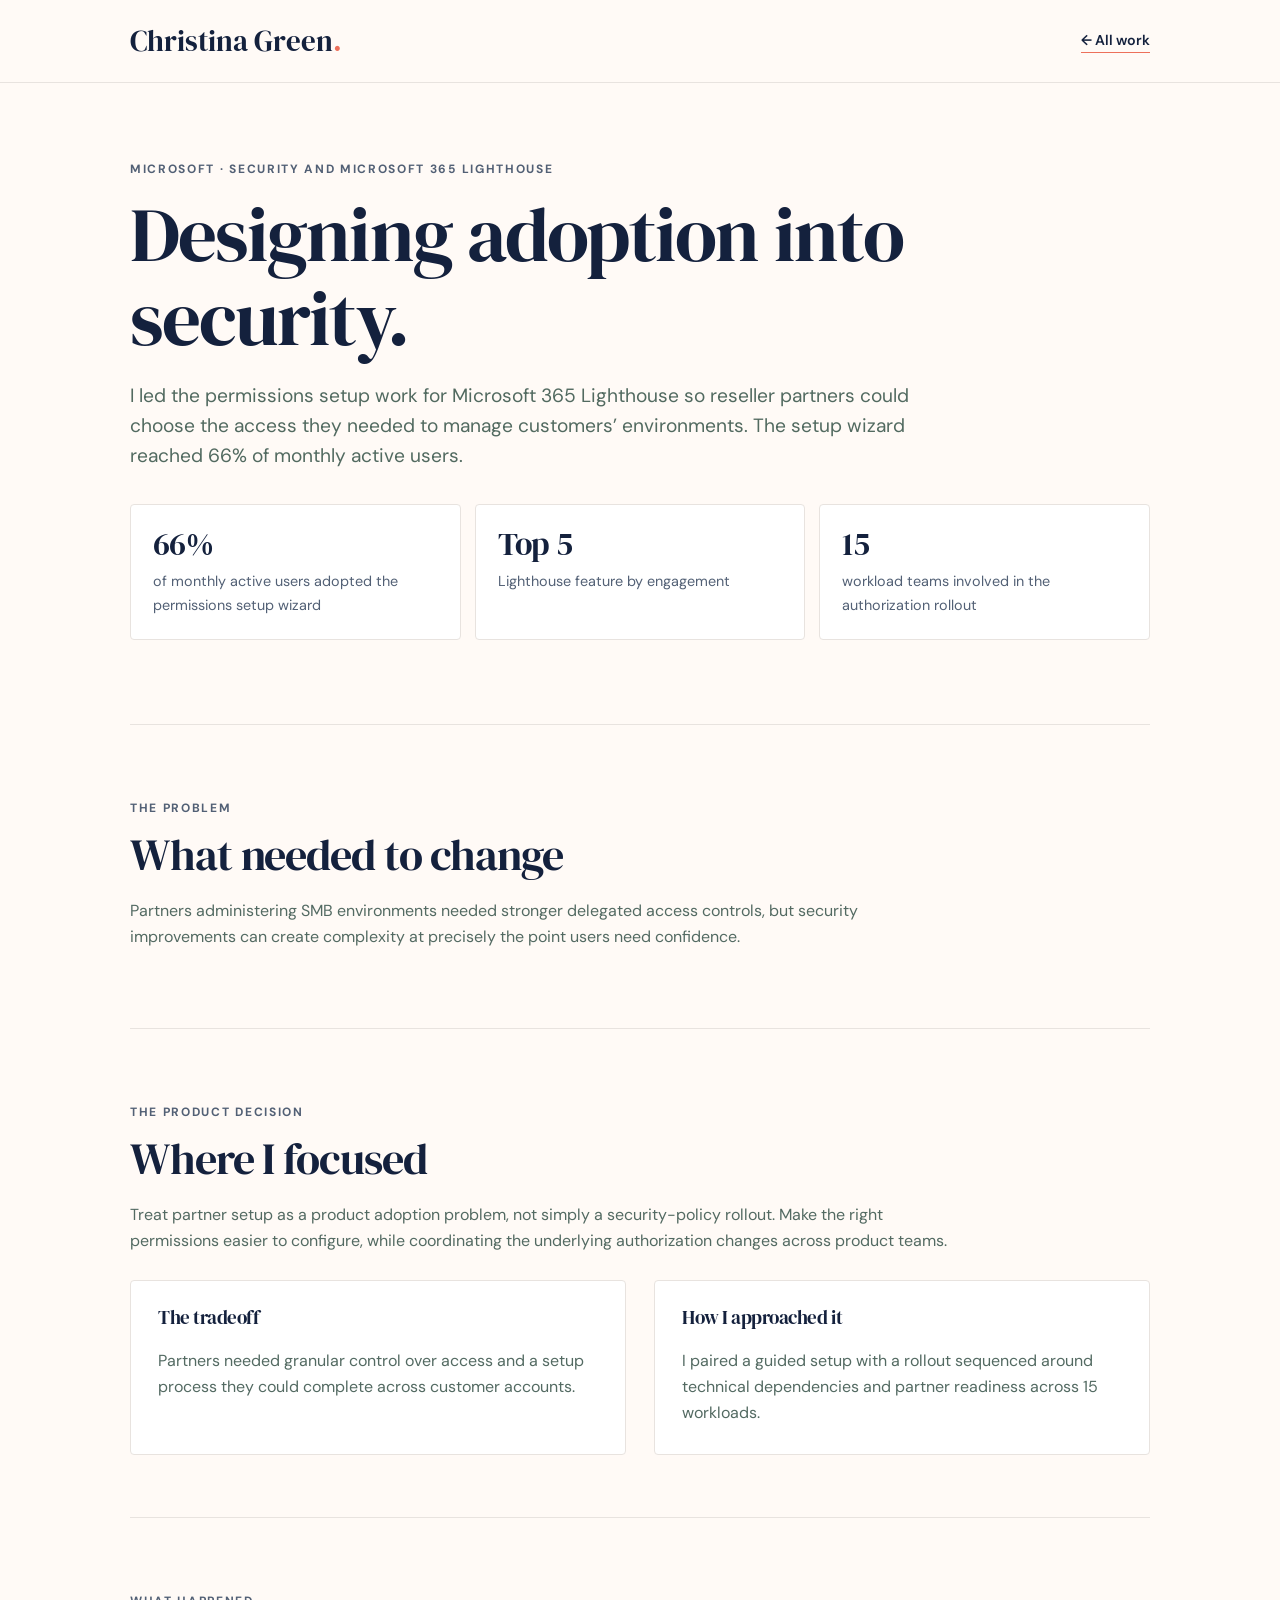
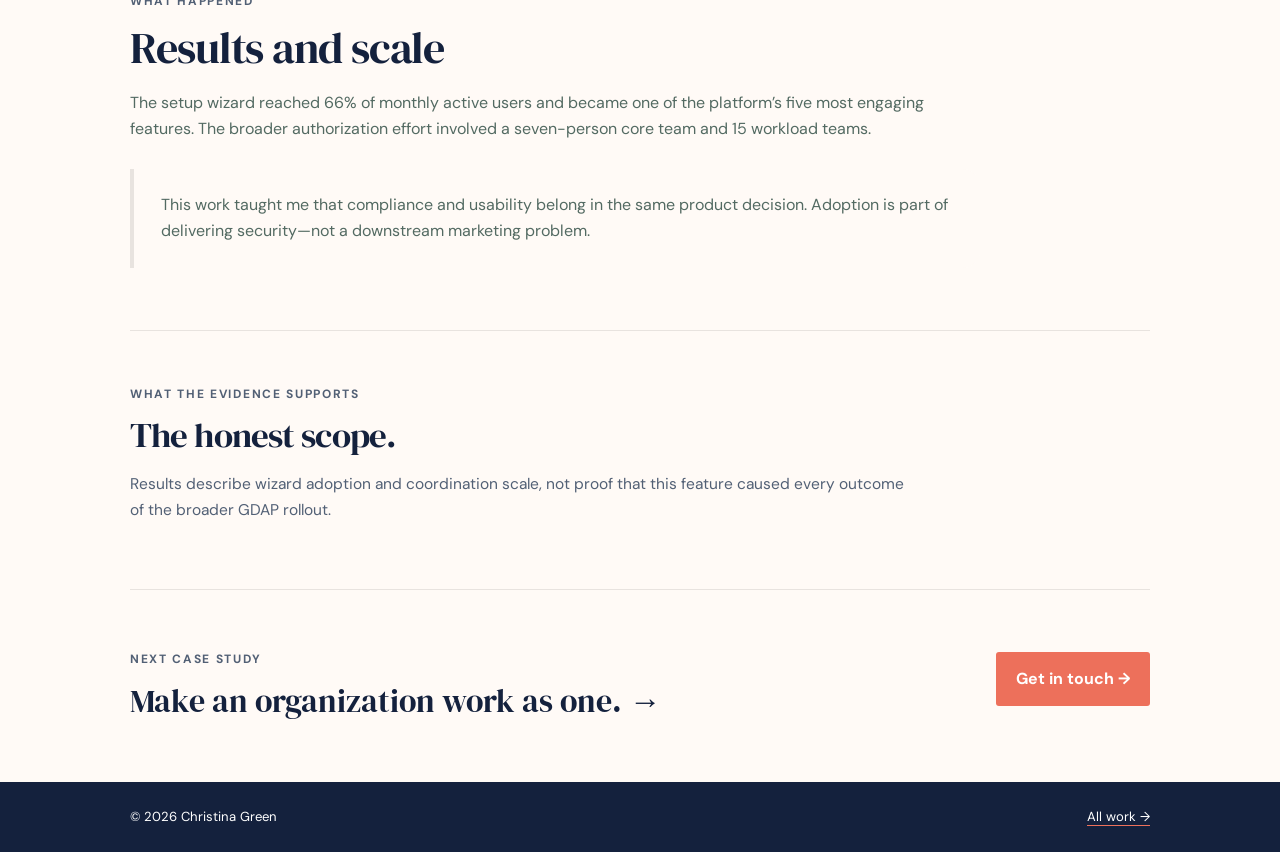
<file: gdap.html>
<!doctype html><html lang="en"><head><meta charset="utf-8"><meta name="viewport" content="width=device-width,initial-scale=1"><meta name="description" content="Designing adoption into security, a case study by Christina Green"><title>Designing adoption into security | Christina Green</title><style>:root{--bg:#fffaf6;--paper:#ffffff;--ink:#14213d;--muted:#526075;--line:#e8e3df;--green:#14213d;--sage:#fffaf6;--terra:#ed705b}*{box-sizing:border-box}body{margin:0;background:var(--bg);color:var(--ink);font:16px/1.65 system-ui,-apple-system,Segoe UI,sans-serif}h1,h2,h3{letter-spacing:-.05em;line-height:1.14}a{color:var(--green)}.wrap{max-width:1050px;margin:auto;padding:0 30px}.nav{padding:23px 0;border-bottom:1px solid var(--line);display:flex;justify-content:space-between;gap:20px}.nav a{text-decoration:none;font-weight:750}.eyebrow{font-weight:800;font-size:.73rem;letter-spacing:.16em;text-transform:uppercase;color:var(--green)}.hero{padding:65px 0 52px}.hero h1{font-size:clamp(2.6rem,6vw,5.1rem);max-width:850px;margin:10px 0 20px}.lead{font-size:1.2rem;line-height:1.58;color:#526a60;max-width:790px}.facts{display:flex;gap:14px;flex-wrap:wrap;margin:32px 0}.fact{flex:1;min-width:170px;background:var(--paper);border:1px solid var(--line);border-radius:17px;padding:22px}.fact strong{display:block;font-size:2rem;color:var(--green);line-height:1.1}.fact span{display:block;color:var(--muted);font-size:.9rem;margin-top:8px}.section{border-top:1px solid var(--line);padding:62px 0}.section h2{font-size:clamp(1.8rem,3.5vw,2.75rem);margin:10px 0 18px}.section p{max-width:825px;color:#536a62}.split{display:grid;grid-template-columns:1fr 1fr;gap:28px;margin-top:26px}.panel{background:var(--paper);border:1px solid var(--line);border-radius:18px;padding:27px}.panel h3{margin-top:0}.panel p{margin-bottom:0}.decision{background:#e7efe7;border-left:4px solid var(--green);border-radius:0 18px 18px 0;padding:23px 27px;margin-top:26px;max-width:850px}.decision p{margin:0}.steps{display:grid;grid-template-columns:repeat(3,1fr);gap:14px;margin-top:26px}.step{background:var(--paper);border:1px solid var(--line);border-radius:18px;padding:25px}.step h3{font-size:1.13rem}.step p{font-size:.93rem;margin-bottom:0}.note{font-size:.86rem;color:#74867d;margin-top:20px}.foot{border-top:1px solid var(--line);padding:25px 0 50px;display:flex;justify-content:space-between;gap:20px;color:var(--muted);font-size:.85rem}@media(max-width:650px){.wrap{padding:0 20px}.hero{padding:42px 0}.section{padding:43px 0}.split,.steps{grid-template-columns:1fr}.nav,.foot{flex-direction:column}}</style><link rel="stylesheet" href="case-study.css?v=3"><link rel="icon" type="image/svg+xml" href="assets/favicon.svg"><meta property="og:type" content="website"><meta property="og:site_name" content="Christina Green"><meta property="og:title" content="Designing adoption into security | Christina Green"><meta property="og:description" content="I build products people have to trust. Product leadership across security, identity, and AI."><meta property="og:image" content="https://csgreen.github.io/portfolio/assets/social-preview.svg"><meta property="og:image:type" content="image/svg+xml"><meta property="og:image:width" content="1200"><meta property="og:image:height" content="630"><meta name="twitter:card" content="summary_large_image"><!-- Cloudflare Web Analytics -->
<script type='module' src='https://static.cloudflareinsights.com/beacon.min.js' data-cf-beacon='{"token": "e152a3affa974e5495f501add8ad0bc7"}'></script>
<!-- End Cloudflare Web Analytics -->
</head><body><header class="case-header"><div class="case-shell case-nav"><a class="case-brand" href="index.html">Christina Green<span>.</span></a><a class="case-back" href="index.html#work">← All work</a></div></header><div class="wrap"><header class="hero"><p class="eyebrow">Microsoft · Security and Microsoft 365 Lighthouse</p><h1>Designing adoption into security.</h1><p class="lead">I led the permissions setup work for Microsoft 365 Lighthouse so reseller partners could choose the access they needed to manage customers’ environments. The setup wizard reached 66% of monthly active users.</p><div class="facts"><div class="fact"><strong>66%</strong><span>of monthly active users adopted the permissions setup wizard</span></div><div class="fact"><strong>Top 5</strong><span>Lighthouse feature by engagement</span></div><div class="fact"><strong>15</strong><span>workload teams involved in the authorization rollout</span></div></div></header><section class="section"><p class="eyebrow">The problem</p><h2>What needed to change</h2><p>Partners administering SMB environments needed stronger delegated access controls, but security improvements can create complexity at precisely the point users need confidence.</p></section><section class="section"><p class="eyebrow">The product decision</p><h2>Where I focused</h2><p>Treat partner setup as a product adoption problem, not simply a security-policy rollout. Make the right permissions easier to configure, while coordinating the underlying authorization changes across product teams.</p><div class="split"><div class="panel"><h3>The tradeoff</h3><p>Partners needed granular control over access and a setup process they could complete across customer accounts.</p></div><div class="panel"><h3>How I approached it</h3><p>I paired a guided setup with a rollout sequenced around technical dependencies and partner readiness across 15 workloads.</p></div></div></section><section class="section"><p class="eyebrow">What happened</p><h2>Results and scale</h2><p>The setup wizard reached 66% of monthly active users and became one of the platform’s five most engaging features. The broader authorization effort involved a seven-person core team and 15 workload teams.</p><div class="decision"><p>This work taught me that compliance and usability belong in the same product decision. Adoption is part of delivering security—not a downstream marketing problem.</p></div></section><section class="evidence-scope" aria-label="What the evidence supports"><p class="eyebrow">What the evidence supports</p><h2>The honest scope.</h2><p>Results describe wizard adoption and coordination scale, not proof that this feature caused every outcome of the broader GDAP rollout.</p></section><section class="case-next"><div><p class="case-label">Next case study</p><a href="operating-model.html">Make an organization work as one. <span aria-hidden="true">→</span></a></div><a class="case-button" href="mailto:csgreen@greenandsound.com">Get in touch →</a></section></div><footer class="case-footer"><div class="case-shell"><span>© 2026 Christina Green</span><a href="index.html#work">All work →</a></div></footer></body></html>
</file>
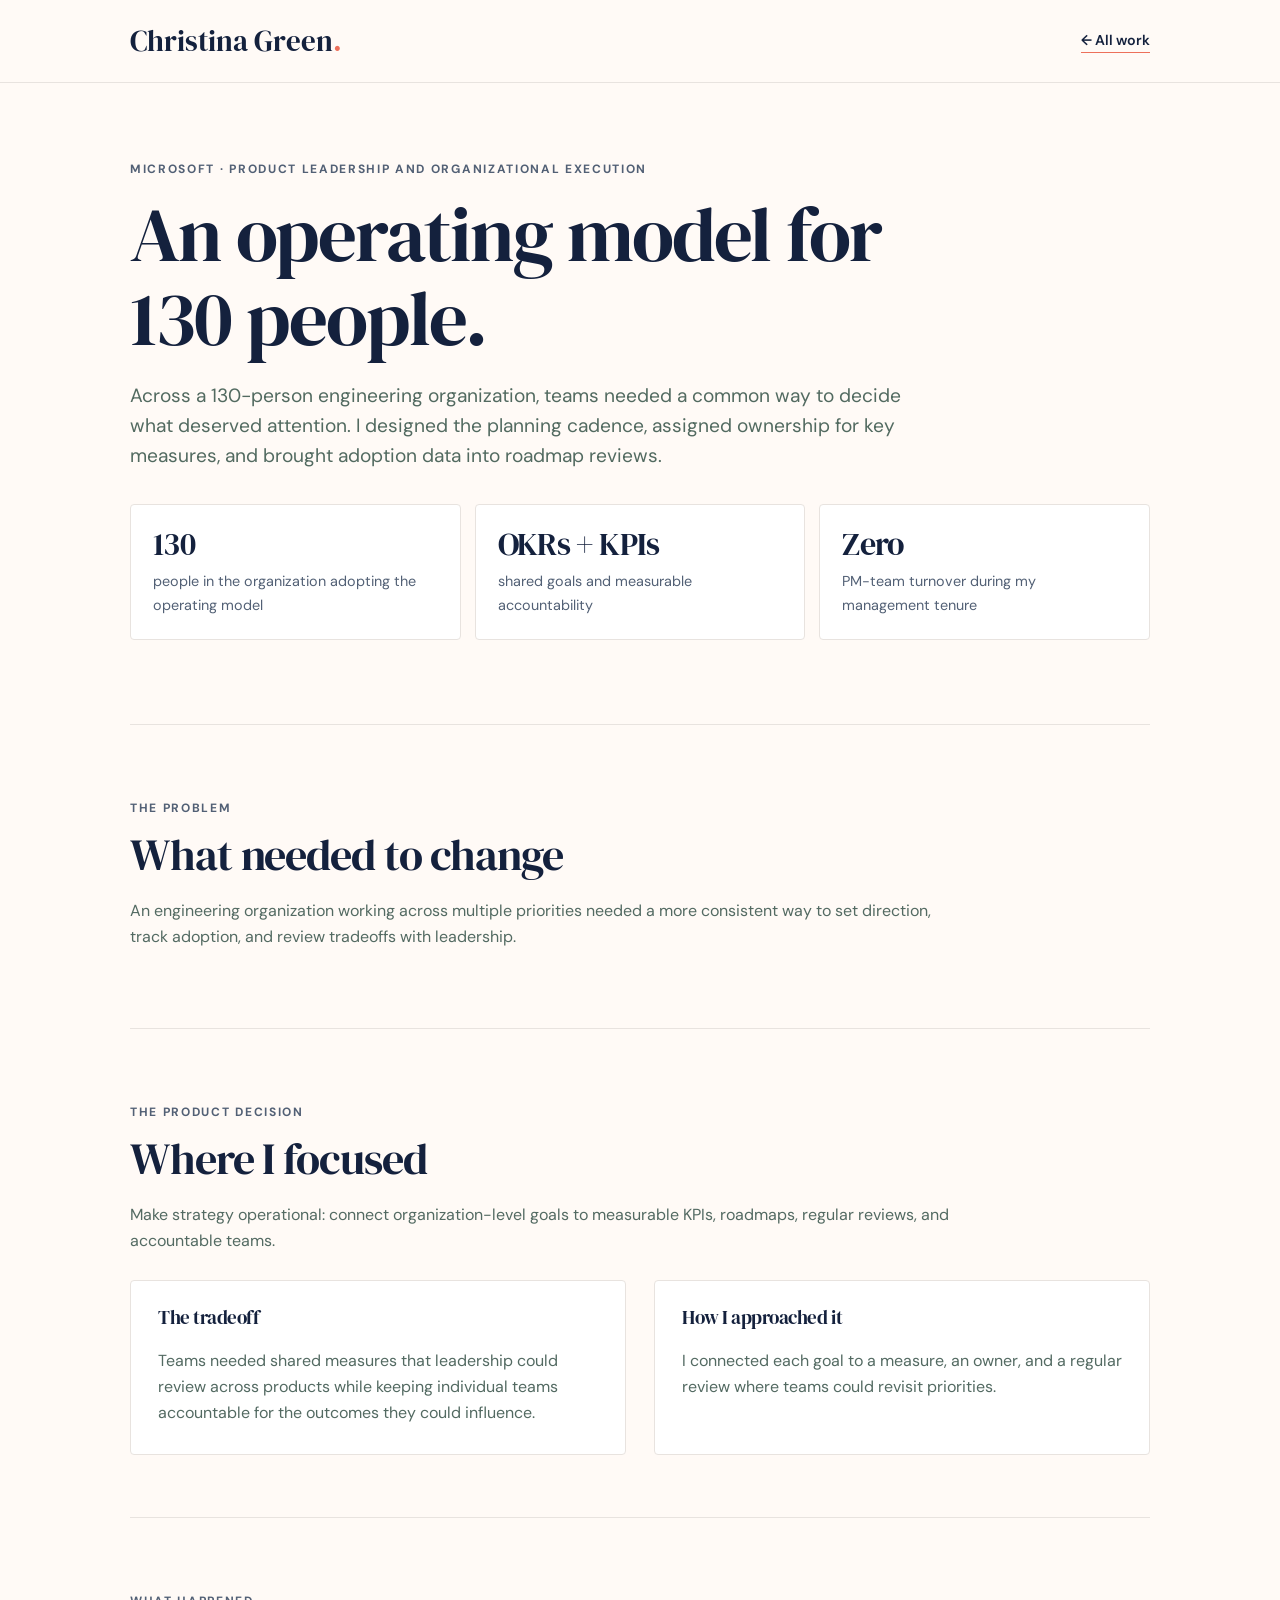
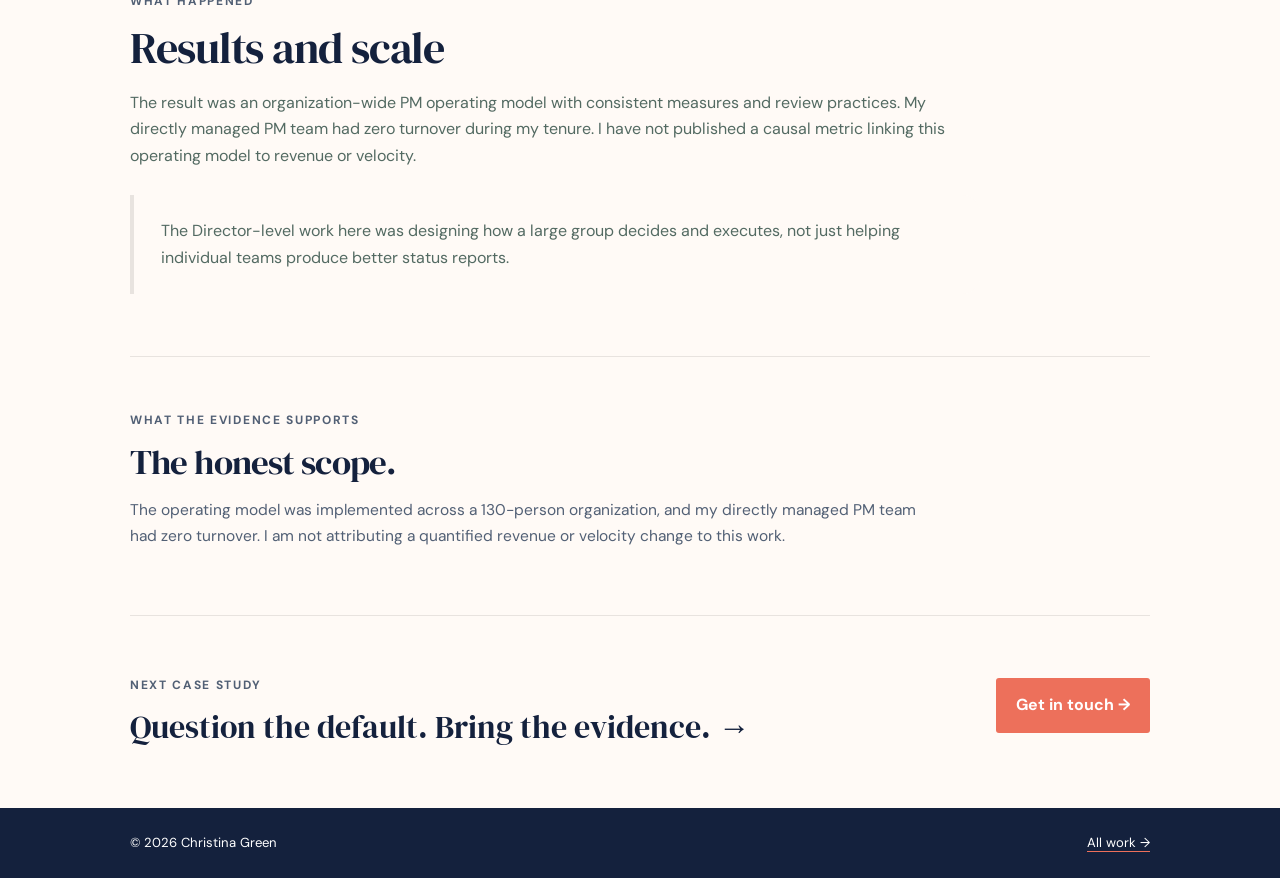
<file: operating-model.html>
<!doctype html><html lang="en"><head><meta charset="utf-8"><meta name="viewport" content="width=device-width,initial-scale=1"><meta name="description" content="An operating model for 130 people, a case study by Christina Green"><title>An operating model for 130 people | Christina Green</title><style>:root{--bg:#fffaf6;--paper:#ffffff;--ink:#14213d;--muted:#526075;--line:#e8e3df;--green:#14213d;--sage:#fffaf6;--terra:#ed705b}*{box-sizing:border-box}body{margin:0;background:var(--bg);color:var(--ink);font:16px/1.65 system-ui,-apple-system,Segoe UI,sans-serif}h1,h2,h3{letter-spacing:-.05em;line-height:1.14}a{color:var(--green)}.wrap{max-width:1050px;margin:auto;padding:0 30px}.nav{padding:23px 0;border-bottom:1px solid var(--line);display:flex;justify-content:space-between;gap:20px}.nav a{text-decoration:none;font-weight:750}.eyebrow{font-weight:800;font-size:.73rem;letter-spacing:.16em;text-transform:uppercase;color:var(--green)}.hero{padding:65px 0 52px}.hero h1{font-size:clamp(2.6rem,6vw,5.1rem);max-width:850px;margin:10px 0 20px}.lead{font-size:1.2rem;line-height:1.58;color:#526a60;max-width:790px}.facts{display:flex;gap:14px;flex-wrap:wrap;margin:32px 0}.fact{flex:1;min-width:170px;background:var(--paper);border:1px solid var(--line);border-radius:17px;padding:22px}.fact strong{display:block;font-size:2rem;color:var(--green);line-height:1.1}.fact span{display:block;color:var(--muted);font-size:.9rem;margin-top:8px}.section{border-top:1px solid var(--line);padding:62px 0}.section h2{font-size:clamp(1.8rem,3.5vw,2.75rem);margin:10px 0 18px}.section p{max-width:825px;color:#536a62}.split{display:grid;grid-template-columns:1fr 1fr;gap:28px;margin-top:26px}.panel{background:var(--paper);border:1px solid var(--line);border-radius:18px;padding:27px}.panel h3{margin-top:0}.panel p{margin-bottom:0}.decision{background:#e7efe7;border-left:4px solid var(--green);border-radius:0 18px 18px 0;padding:23px 27px;margin-top:26px;max-width:850px}.decision p{margin:0}.steps{display:grid;grid-template-columns:repeat(3,1fr);gap:14px;margin-top:26px}.step{background:var(--paper);border:1px solid var(--line);border-radius:18px;padding:25px}.step h3{font-size:1.13rem}.step p{font-size:.93rem;margin-bottom:0}.note{font-size:.86rem;color:#74867d;margin-top:20px}.foot{border-top:1px solid var(--line);padding:25px 0 50px;display:flex;justify-content:space-between;gap:20px;color:var(--muted);font-size:.85rem}@media(max-width:650px){.wrap{padding:0 20px}.hero{padding:42px 0}.section{padding:43px 0}.split,.steps{grid-template-columns:1fr}.nav,.foot{flex-direction:column}}</style><link rel="stylesheet" href="case-study.css?v=3"><link rel="icon" type="image/svg+xml" href="assets/favicon.svg"><meta property="og:type" content="website"><meta property="og:site_name" content="Christina Green"><meta property="og:title" content="An operating model for 130 people | Christina Green"><meta property="og:description" content="I build products people have to trust. Product leadership across security, identity, and AI."><meta property="og:image" content="https://csgreen.github.io/portfolio/assets/social-preview.svg"><meta property="og:image:type" content="image/svg+xml"><meta property="og:image:width" content="1200"><meta property="og:image:height" content="630"><meta name="twitter:card" content="summary_large_image"><!-- Cloudflare Web Analytics -->
<script type='module' src='https://static.cloudflareinsights.com/beacon.min.js' data-cf-beacon='{"token": "e152a3affa974e5495f501add8ad0bc7"}'></script>
<!-- End Cloudflare Web Analytics -->
</head><body><header class="case-header"><div class="case-shell case-nav"><a class="case-brand" href="index.html">Christina Green<span>.</span></a><a class="case-back" href="index.html#work">← All work</a></div></header><div class="wrap"><header class="hero"><p class="eyebrow">Microsoft · Product leadership and organizational execution</p><h1>An operating model for 130 people.</h1><p class="lead">Across a 130-person engineering organization, teams needed a common way to decide what deserved attention. I designed the planning cadence, assigned ownership for key measures, and brought adoption data into roadmap reviews.</p><div class="facts"><div class="fact"><strong>130</strong><span>people in the organization adopting the operating model</span></div><div class="fact"><strong>OKRs + KPIs</strong><span>shared goals and measurable accountability</span></div><div class="fact"><strong>Zero</strong><span>PM-team turnover during my management tenure</span></div></div></header><section class="section"><p class="eyebrow">The problem</p><h2>What needed to change</h2><p>An engineering organization working across multiple priorities needed a more consistent way to set direction, track adoption, and review tradeoffs with leadership.</p></section><section class="section"><p class="eyebrow">The product decision</p><h2>Where I focused</h2><p>Make strategy operational: connect organization-level goals to measurable KPIs, roadmaps, regular reviews, and accountable teams.</p><div class="split"><div class="panel"><h3>The tradeoff</h3><p>Teams needed shared measures that leadership could review across products while keeping individual teams accountable for the outcomes they could influence.</p></div><div class="panel"><h3>How I approached it</h3><p>I connected each goal to a measure, an owner, and a regular review where teams could revisit priorities.</p></div></div></section><section class="section"><p class="eyebrow">What happened</p><h2>Results and scale</h2><p>The result was an organization-wide PM operating model with consistent measures and review practices. My directly managed PM team had zero turnover during my tenure. I have not published a causal metric linking this operating model to revenue or velocity.</p><div class="decision"><p>The Director-level work here was designing how a large group decides and executes, not just helping individual teams produce better status reports.</p></div></section><section class="evidence-scope" aria-label="What the evidence supports"><p class="eyebrow">What the evidence supports</p><h2>The honest scope.</h2><p>The operating model was implemented across a 130-person organization, and my directly managed PM team had zero turnover. I am not attributing a quantified revenue or velocity change to this work.</p></section><section class="case-next"><div><p class="case-label">Next case study</p><a href="docusign-identity.html">Question the default. Bring the evidence. <span aria-hidden="true">→</span></a></div><a class="case-button" href="mailto:csgreen@greenandsound.com">Get in touch →</a></section></div><footer class="case-footer"><div class="case-shell"><span>© 2026 Christina Green</span><a href="index.html#work">All work →</a></div></footer></body></html>
</file>
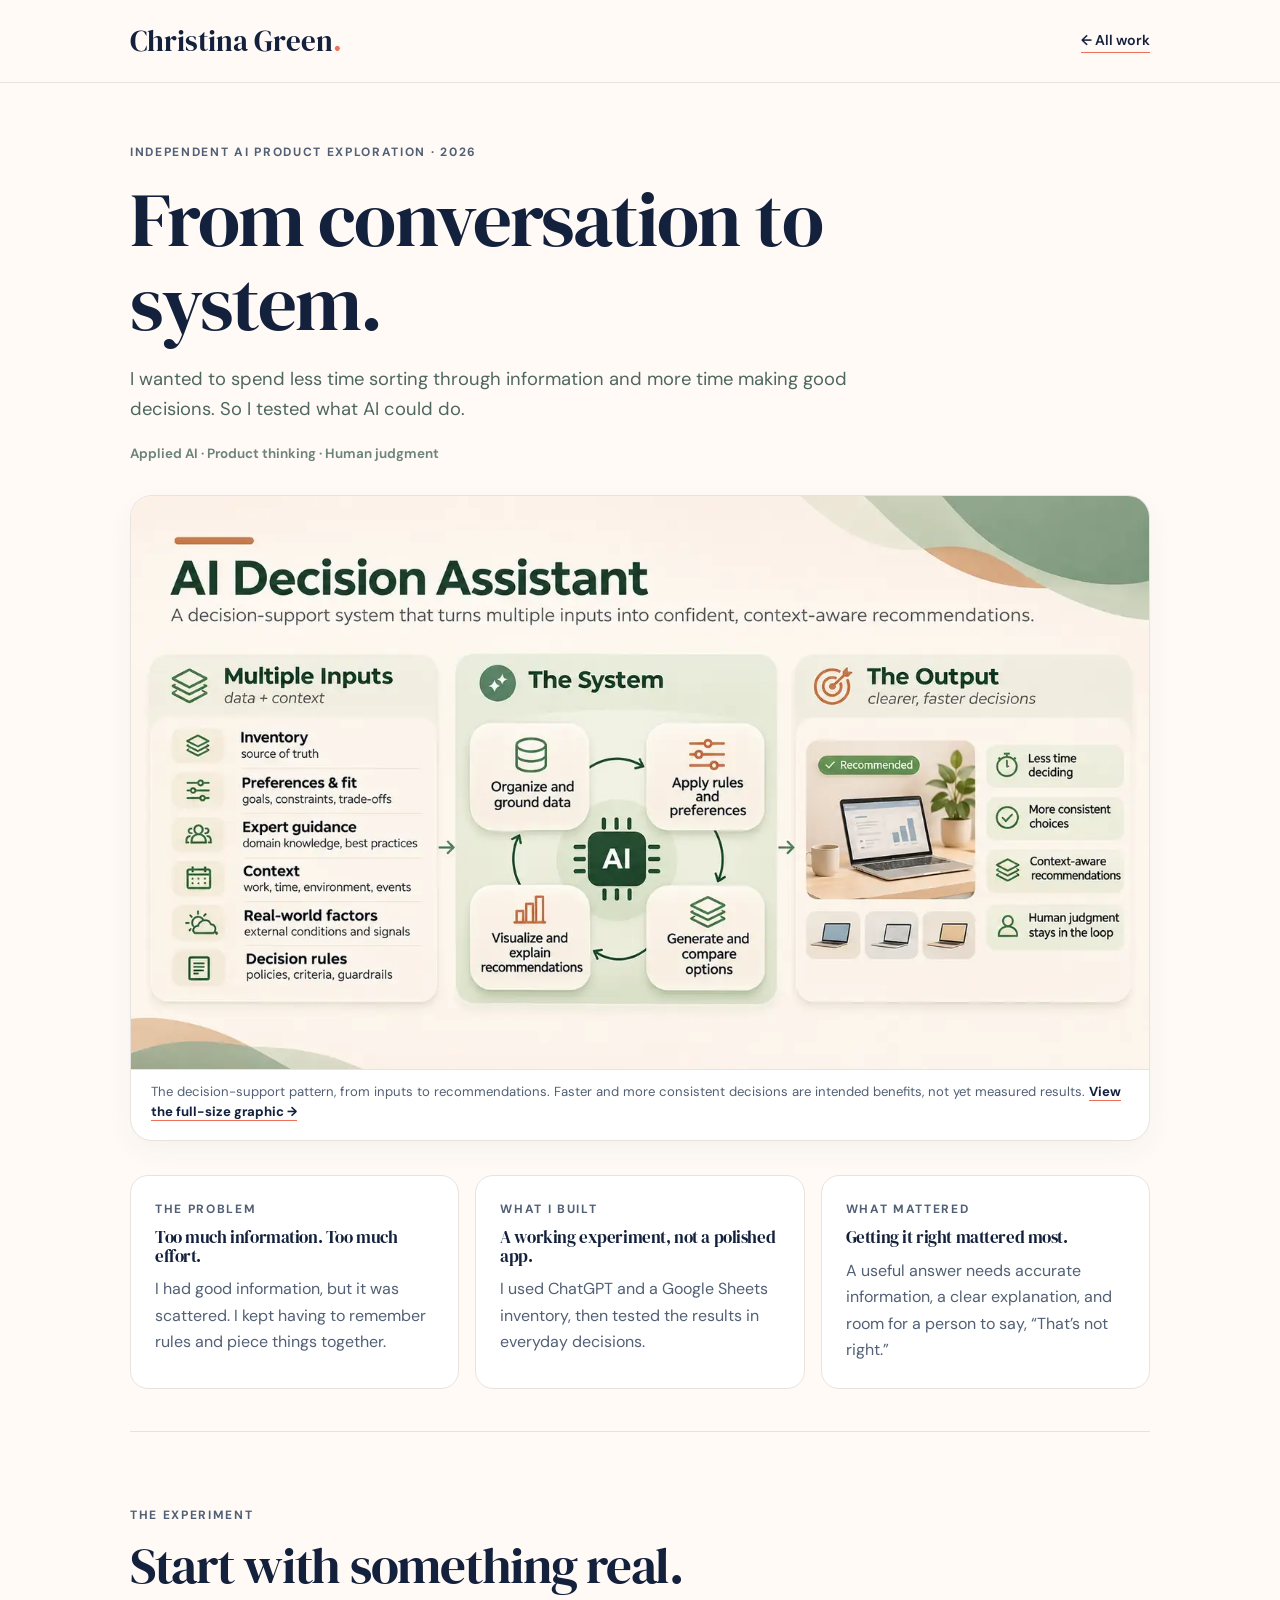
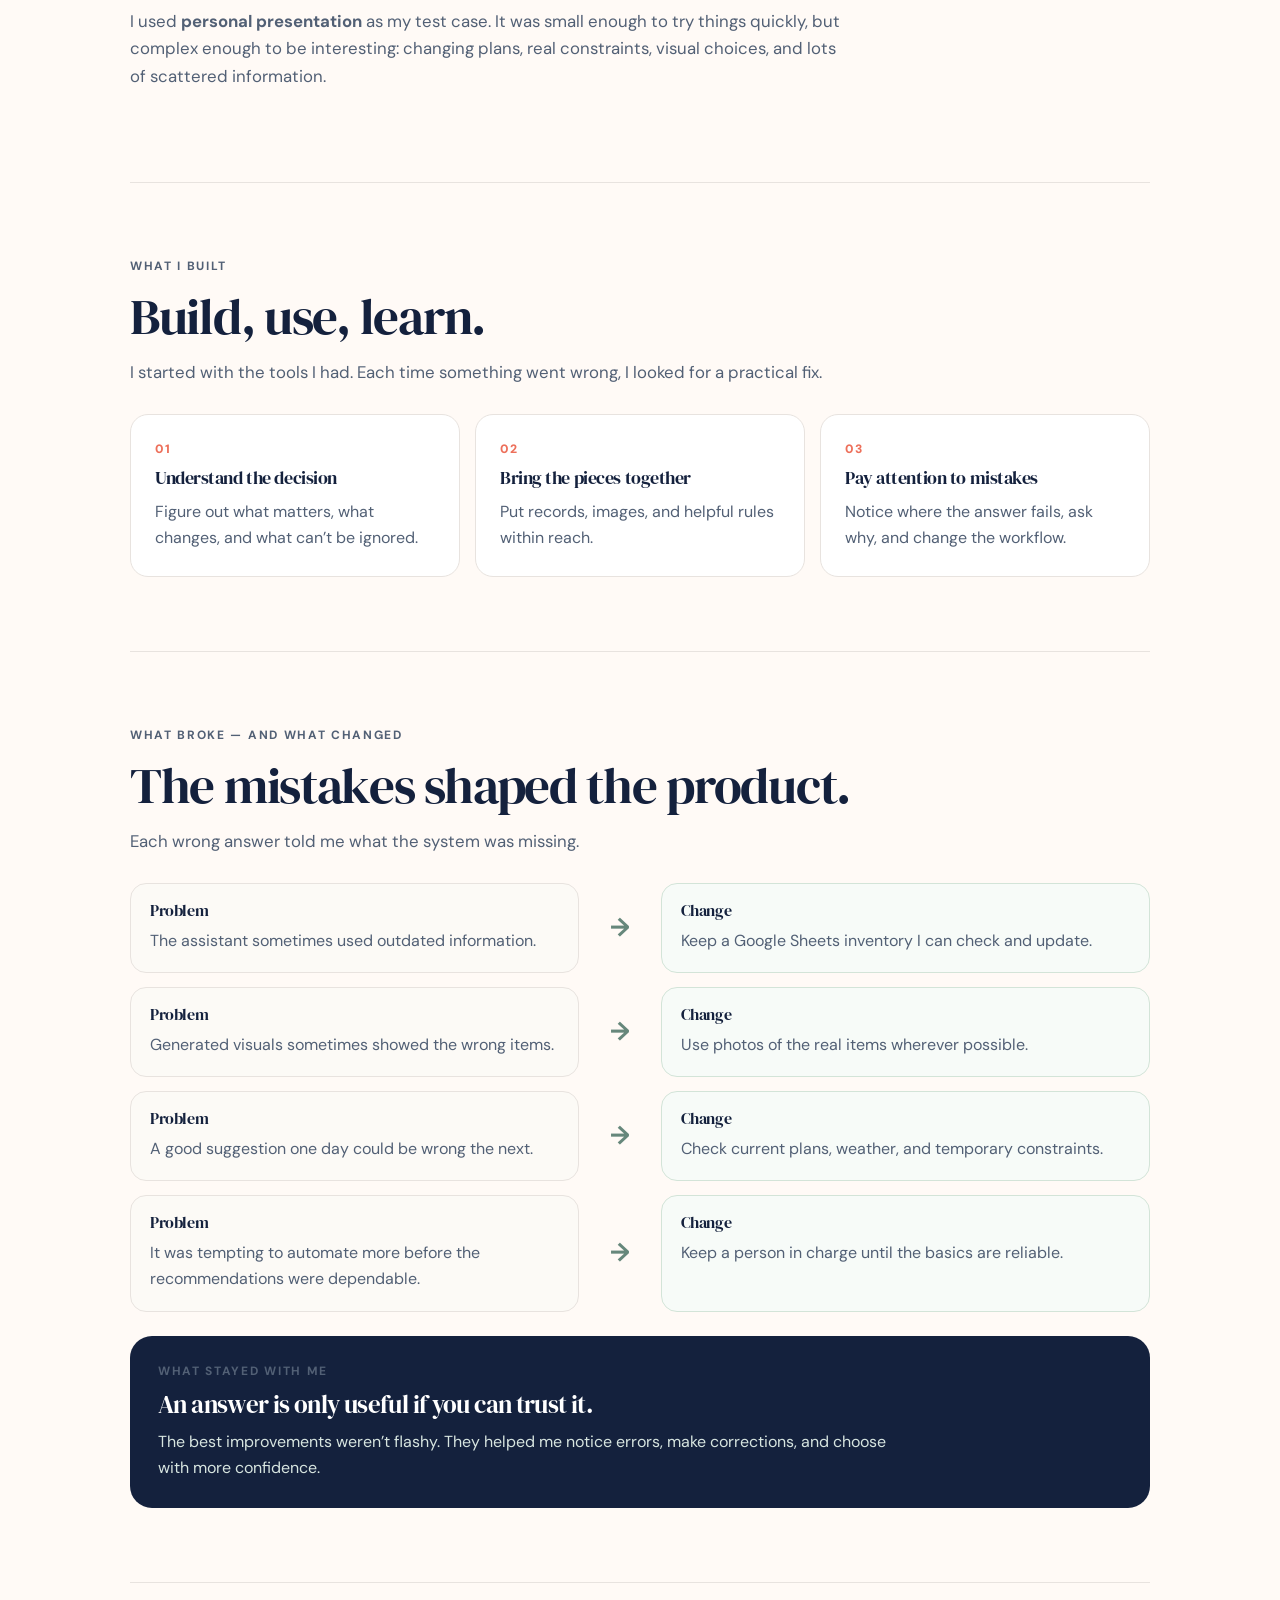
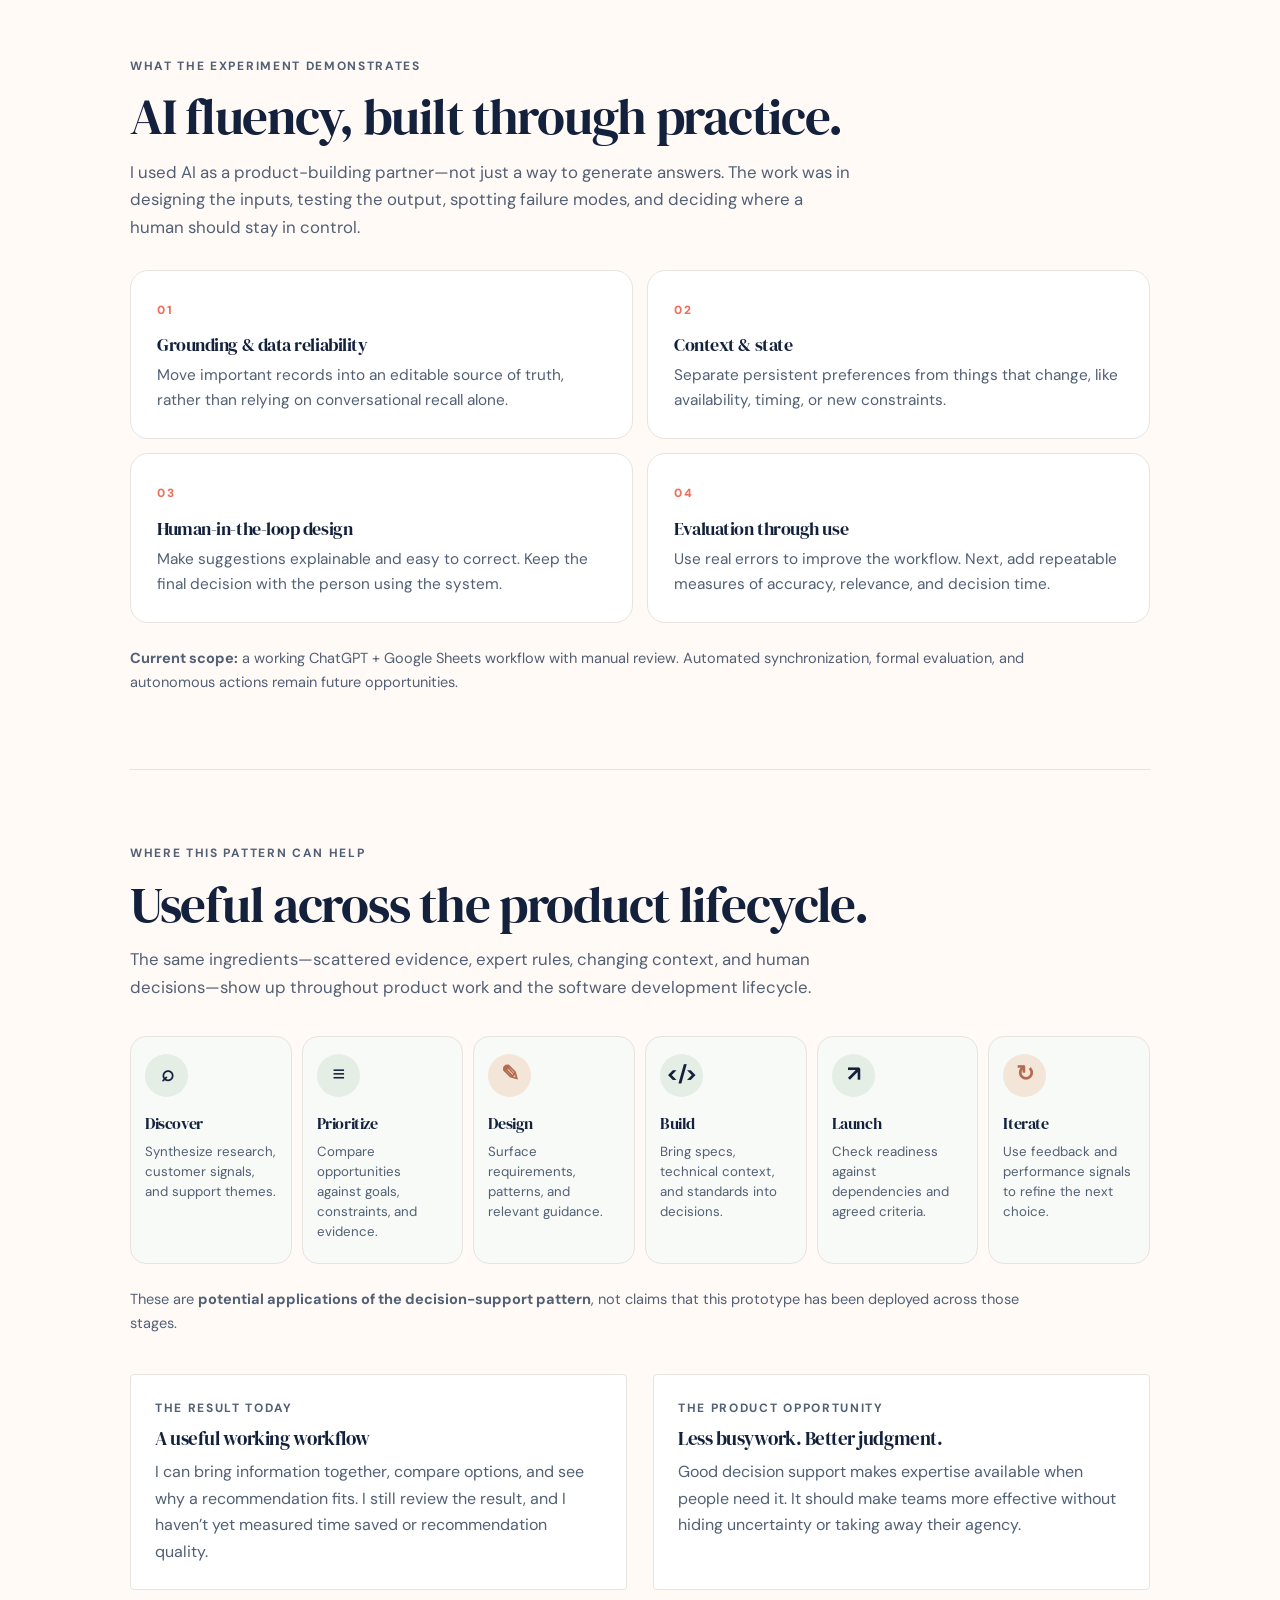
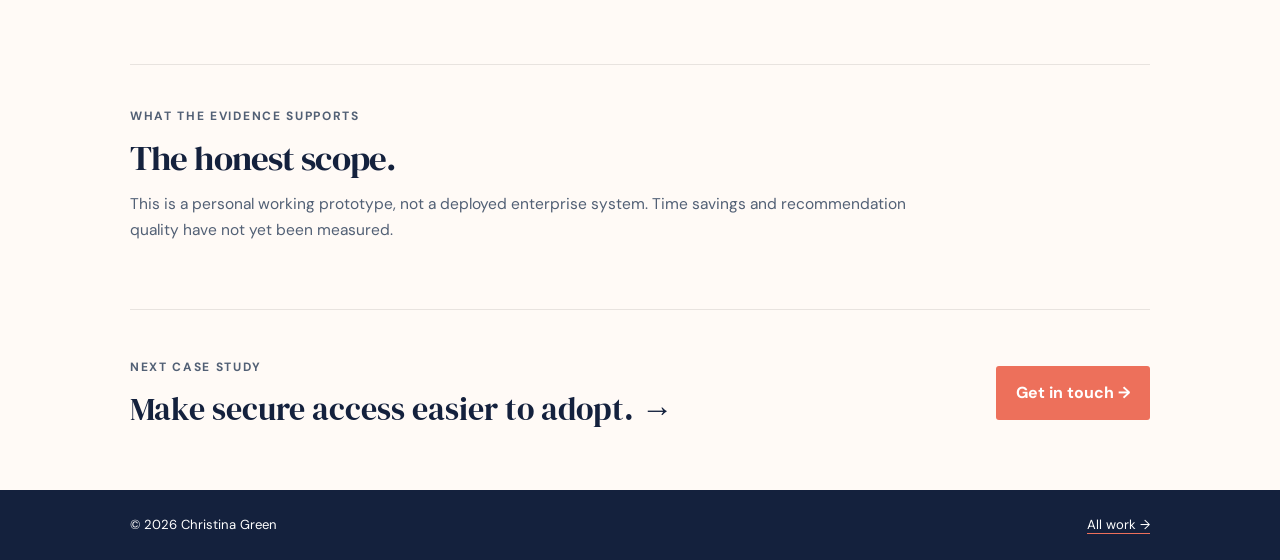
<file: wardrobe.html>
<!doctype html>
<html lang="en">
<head>
<meta charset="utf-8">
<meta name="viewport" content="width=device-width,initial-scale=1">
<meta name="description" content="From Conversation to System: a simple case study on building an AI decision assistant.">
<title>From Conversation to System | Christina Green</title>
<style>
:root{--bg:#fffaf6;--paper:#ffffff;--ink:#14213d;--muted:#526075;--line:#e8e3df;--green:#14213d;--sage:#fffaf6;--terra:#ed705b;--sand:#fffaf6}
*{box-sizing:border-box}html{scroll-behavior:smooth}body{margin:0;background:var(--bg);color:var(--ink);font:16px/1.62 system-ui,-apple-system,Segoe UI,sans-serif;-webkit-font-smoothing:antialiased}a{color:inherit}a:focus-visible{outline:3px solid var(--terra);outline-offset:3px}h1,h2,h3,p{margin-top:0}h1,h2,h3{letter-spacing:-.055em;line-height:1.1;font-weight:650}.wrap{max-width:1080px;margin:auto;padding:0 28px}.nav{display:flex;justify-content:space-between;align-items:center;gap:18px;padding:18px 0;border-bottom:1px solid var(--line)}.nav a{text-decoration:none;font-weight:760}.nav .back{font-size:.88rem;color:var(--muted)}.eyebrow{text-transform:uppercase;letter-spacing:.17em;font-size:.73rem;color:var(--green);font-weight:850}.hero{padding:60px 0 42px}.hero h1{font-size:clamp(2.8rem,6vw,5.3rem);max-width:860px;margin:14px 0 18px}.hero .sub{font-size:1.15rem;color:#4f6761;max-width:760px}.meta{margin-top:16px;font-size:.84rem;color:#6d837b;font-weight:650}.summary{display:grid;grid-template-columns:repeat(3,1fr);gap:16px;margin-top:34px}.summary-card{background:var(--paper);border:1px solid var(--line);border-radius:18px;padding:24px}.summary-card h3{font-size:1.05rem;margin:10px 0 10px}.summary-card p{margin:0;color:var(--muted)}.section{padding:74px 0;border-top:1px solid var(--line)}.section h2{font-size:clamp(2rem,4vw,3.2rem);margin-bottom:14px}.intro{max-width:720px;color:var(--muted);font-size:1.05rem}.split-visual{display:grid;grid-template-columns:1fr 1fr;gap:24px;margin-top:28px}.state{border-radius:22px;padding:22px;border:1px solid var(--line);background:var(--paper)}.state.before{background:linear-gradient(160deg,#fbfaf5,#f3eee4)}.state.after{background:linear-gradient(160deg,#f9fbf8,#e9f1eb)}.state-top{display:flex;justify-content:space-between;align-items:center;gap:10px;margin-bottom:18px}.state-top h3{font-size:1.25rem;margin:0}.pill{padding:6px 11px;border-radius:999px;font-size:.72rem;font-weight:800;letter-spacing:.08em;text-transform:uppercase}.before .pill{background:#f4e4d7;color:#9d5d43}.after .pill{background:#dfece2;color:#2f6657}.messy-grid{display:grid;grid-template-columns:repeat(2,1fr);gap:12px}.mini-card{background:#fff;border:1px solid #e3e5de;border-radius:14px;padding:14px;min-height:92px}.mini-card small{display:block;font-size:.7rem;text-transform:uppercase;letter-spacing:.12em;color:#8b857a;font-weight:800;margin-bottom:8px}.mini-card p{font-size:.88rem;color:#64736d;margin:0;line-height:1.42}.messy-note{margin-top:14px;font-size:.92rem;color:#786f66}.decision-panel{background:#fff;border:1px solid #d5e4d8;border-radius:16px;padding:18px 18px 16px}.decision-panel .title{display:flex;justify-content:space-between;gap:12px;align-items:flex-start}.decision-panel h4{font-size:1.1rem;margin:0 0 4px}.decision-panel p{margin:0;color:var(--muted)}.confidence{font-size:.74rem;font-weight:800;color:#14213d;background:#e8f1ea;border-radius:999px;padding:6px 10px;white-space:nowrap}.reasons{display:grid;gap:10px;margin-top:16px}.reason{display:flex;gap:11px;align-items:flex-start;background:#f7faf7;border-radius:12px;padding:12px 13px}.dot{width:11px;height:11px;border-radius:50%;background:var(--green);margin-top:6px;flex:0 0 auto}.reason strong{display:block;font-size:.9rem;margin-bottom:3px}.reason span{font-size:.86rem;color:var(--muted);line-height:1.45}.feedback{margin-top:14px;padding-top:14px;border-top:1px solid #d9e6dd;font-size:.88rem;color:#536a64}.three-up{display:grid;grid-template-columns:repeat(3,1fr);gap:15px;margin-top:28px}.simple-card{background:var(--paper);border:1px solid var(--line);border-radius:18px;padding:24px}.simple-card h3{font-size:1.1rem;margin:10px 0}.simple-card p{margin:0;color:var(--muted)}.simple-card .num{font-size:.76rem;color:var(--terra);font-weight:850;letter-spacing:.11em}.change-list{display:grid;gap:14px;margin-top:28px}.change{display:grid;grid-template-columns:1.1fr 46px 1.2fr;gap:18px;align-items:stretch}.change-side{background:var(--paper);border:1px solid var(--line);border-radius:16px;padding:18px 19px}.change-side h3{font-size:1rem;margin:0 0 8px}.change-side p{margin:0;color:var(--muted)}.change-side.before{background:#fcfaf6}.change-side.after{background:#f7fbf8;border-color:#d3e4d8}.arrowbox{display:flex;align-items:center;justify-content:center;color:#66877b;font-size:1.6rem;font-weight:700}.callout{margin-top:24px;background:var(--ink);color:#fff;border-radius:22px;padding:26px 28px}.callout .eyebrow{color:#e2b8a4}.callout h3{font-size:1.55rem;margin:10px 0 10px}.callout p{margin:0;color:#d7e5e0;max-width:760px}.bottom{display:grid;grid-template-columns:1fr 1fr;gap:26px}.bottom-card{background:var(--paper);border:1px solid var(--line);border-radius:18px;padding:24px}.bottom-card h3{font-size:1.2rem;margin:10px 0}.bottom-card p{margin:0;color:var(--muted)}.foot{display:flex;justify-content:space-between;gap:20px;border-top:1px solid var(--line);padding:24px 0 42px;font-size:.84rem;color:var(--muted)}.foot a{font-weight:760}@media(max-width:860px){.summary,.split-visual,.three-up,.bottom{grid-template-columns:1fr}.change{grid-template-columns:1fr}.arrowbox{padding:0;font-size:1.2rem}.arrowbox{font-size:0}.arrowbox::before{content:"↓";font-size:1.2rem}}@media(max-width:560px){.wrap{padding:0 20px}.hero{padding:42px 0 26px}.section{padding:58px 0}.nav{align-items:flex-start;flex-direction:column;gap:10px}.foot{flex-direction:column}}

/* User-provided infographic, a visual centerpiece rather than a second workflow sketch */
.case-infographic{margin:28px 0 0;background:#fff;border:1px solid var(--line);border-radius:22px;overflow:hidden;box-shadow:0 10px 28px rgba(25,60,57,.045)}
.case-infographic>a{display:block;line-height:0}
.case-infographic img{display:block;width:100%;height:auto}
.case-infographic figcaption{padding:12px 20px 17px;font-size:.82rem;color:var(--muted);line-height:1.55;border-top:1px solid var(--line)}
.case-infographic figcaption a{font-weight:750;color:var(--green)}
@media(max-width:560px){.case-infographic{margin-top:22px;border-radius:14px}.case-infographic figcaption{padding:14px}}
/* The user-supplied graphic is the lead visual, not buried in the article. */
.hero .case-infographic{margin:30px 0 34px}
.hero .case-infographic img{width:100%;height:auto;object-fit:contain}

/* AI fluency and product-lifecycle illustrations live in the page, not inside the graphic. */
.fluency-grid{display:grid;grid-template-columns:repeat(2,minmax(0,1fr));gap:14px;margin:28px 0 22px}
.fluency-grid article{padding:25px 26px;background:var(--paper);border:1px solid var(--line);border-radius:18px}
.fluency-num{font-weight:850;letter-spacing:.15em;color:var(--terra);font-size:.74rem}
.fluency-grid h3{font-size:1.12rem;margin:13px 0 8px}
.fluency-grid p{color:var(--muted);margin:0;font-size:.96rem}
.scope-note{max-width:900px;color:var(--muted);font-size:.91rem;margin:24px 0 0}
.lifecycle{display:grid;grid-template-columns:repeat(6,minmax(0,1fr));gap:10px;margin:34px 0 16px}
.lifecycle article{background:#f7faf6;padding:17px 14px 21px;border:1px solid var(--line);border-radius:16px;min-width:0}
.stage-symbol{display:flex;align-items:center;justify-content:center;width:43px;height:43px;border-radius:50%;background:#e4eee5;color:#14213d;font-size:1.35rem;font-weight:750;letter-spacing:-.05em;margin-bottom:18px}
.lifecycle article:nth-child(3n) .stage-symbol{background:#f3e6d9;color:#b36a4d}
.lifecycle h3{font-size:1.03rem;margin:0 0 9px}
.lifecycle p{font-size:.83rem;line-height:1.5;color:var(--muted);margin:0}
#applications .bottom{margin-top:38px}
@media(max-width:900px){.lifecycle{grid-template-columns:repeat(3,1fr)}}
@media(max-width:570px){.fluency-grid{grid-template-columns:1fr}.lifecycle{grid-template-columns:repeat(2,minmax(0,1fr))}.lifecycle article{padding:16px 13px}.stage-symbol{margin-bottom:13px}}
</style>
<link rel="stylesheet" href="case-study.css?v=3"><link rel="icon" type="image/svg+xml" href="assets/favicon.svg"><meta property="og:type" content="website"><meta property="og:site_name" content="Christina Green"><meta property="og:title" content="From Conversation to System | Christina Green"><meta property="og:description" content="I build products people have to trust. Product leadership across security, identity, and AI."><meta property="og:image" content="https://csgreen.github.io/portfolio/assets/social-preview.svg"><meta property="og:image:type" content="image/svg+xml"><meta property="og:image:width" content="1200"><meta property="og:image:height" content="630"><meta name="twitter:card" content="summary_large_image"><!-- Cloudflare Web Analytics -->
<script type='module' src='https://static.cloudflareinsights.com/beacon.min.js' data-cf-beacon='{"token": "e152a3affa974e5495f501add8ad0bc7"}'></script>
<!-- End Cloudflare Web Analytics -->
</head>
<body><header class="case-header"><div class="case-shell case-nav"><a class="case-brand" href="index.html">Christina Green<span>.</span></a><a class="case-back" href="index.html#work">← All work</a></div></header>
<div class="wrap">
  

  <header class="hero">
    <p class="eyebrow">Independent AI product exploration · 2026</p>
    <h1>From conversation to system.</h1>
    <p class="sub">I wanted to spend less time sorting through information and more time making good decisions. So I tested what AI could do.</p>
    <p class="meta">Applied AI · Product thinking · Human judgment</p>

<figure class="case-infographic">
  <a href="assets/ai-decision-assistant-3-panel.svg?v=20261110c" target="_blank" rel="noopener" aria-label="Open the AI Decision Assistant graphic at full size">
    <img src="assets/ai-decision-assistant-3-panel.svg?v=20261110c" alt="AI Decision Assistant: six types of input feed an AI workflow that organizes data, applies rules, compares options, and explains recommendations. Illustrative output keeps human judgment in the loop." width="1400" height="788" loading="eager">
  </a>
  <figcaption>The decision-support pattern, from inputs to recommendations. Faster and more consistent decisions are intended benefits, not yet measured results. <a href="assets/ai-decision-assistant-3-panel.svg?v=20261110c" target="_blank" rel="noopener">View the full-size graphic →</a></figcaption>
</figure>

    <div class="summary">
      <article class="summary-card">
        <p class="eyebrow">The problem</p>
        <h3>Too much information. Too much effort.</h3>
        <p>I had good information, but it was scattered. I kept having to remember rules and piece things together.</p>
      </article>
      <article class="summary-card">
        <p class="eyebrow">What I built</p>
        <h3>A working experiment, not a polished app.</h3>
        <p>I used ChatGPT and a Google Sheets inventory, then tested the results in everyday decisions.</p>
      </article>
      <article class="summary-card">
        <p class="eyebrow">What mattered</p>
        <h3>Getting it right mattered most.</h3>
        <p>A useful answer needs accurate information, a clear explanation, and room for a person to say, “That’s not right.”</p>
      </article>
    </div>
  </header>

  <section class="section">
    <p class="eyebrow">The experiment</p>
    <h2>Start with something real.</h2>
    <p class="intro">I used <strong>personal presentation</strong> as my test case. It was small enough to try things quickly, but complex enough to be interesting: changing plans, real constraints, visual choices, and lots of scattered information.</p>

    
  </section>

  <section class="section">
    <p class="eyebrow">What I built</p>
    <h2>Build, use, learn.</h2>
    <p class="intro">I started with the tools I had. Each time something went wrong, I looked for a practical fix.</p>
    <div class="three-up">
      <article class="simple-card">
        <div class="num">01</div>
        <h3>Understand the decision</h3>
        <p>Figure out what matters, what changes, and what can’t be ignored.</p>
      </article>
      <article class="simple-card">
        <div class="num">02</div>
        <h3>Bring the pieces together</h3>
        <p>Put records, images, and helpful rules within reach.</p>
      </article>
      <article class="simple-card">
        <div class="num">03</div>
        <h3>Pay attention to mistakes</h3>
        <p>Notice where the answer fails, ask why, and change the workflow.</p>
      </article>
    </div>
  </section>

  <section class="section">
    <p class="eyebrow">What broke — and what changed</p>
    <h2>The mistakes shaped the product.</h2>
    <p class="intro">Each wrong answer told me what the system was missing.</p>

    <div class="change-list">
      <div class="change">
        <div class="change-side before"><h3>Problem</h3><p>The assistant sometimes used outdated information.</p></div>
        <div class="arrowbox">→</div>
        <div class="change-side after"><h3>Change</h3><p>Keep a Google Sheets inventory I can check and update.</p></div>
      </div>
      <div class="change">
        <div class="change-side before"><h3>Problem</h3><p>Generated visuals sometimes showed the wrong items.</p></div>
        <div class="arrowbox">→</div>
        <div class="change-side after"><h3>Change</h3><p>Use photos of the real items wherever possible.</p></div>
      </div>
      <div class="change">
        <div class="change-side before"><h3>Problem</h3><p>A good suggestion one day could be wrong the next.</p></div>
        <div class="arrowbox">→</div>
        <div class="change-side after"><h3>Change</h3><p>Check current plans, weather, and temporary constraints.</p></div>
      </div>
      <div class="change">
        <div class="change-side before"><h3>Problem</h3><p>It was tempting to automate more before the recommendations were dependable.</p></div>
        <div class="arrowbox">→</div>
        <div class="change-side after"><h3>Change</h3><p>Keep a person in charge until the basics are reliable.</p></div>
      </div>
    </div>

    <div class="callout">
      <p class="eyebrow">What stayed with me</p>
      <h3>An answer is only useful if you can trust it.</h3>
      <p>The best improvements weren’t flashy. They helped me notice errors, make corrections, and choose with more confidence.</p>
    </div>
  </section>

  <section class="section" id="ai-fluency">
    <p class="eyebrow">What the experiment demonstrates</p>
    <h2>AI fluency, built through practice.</h2>
    <p class="intro">I used AI as a product-building partner—not just a way to generate answers. The work was in designing the inputs, testing the output, spotting failure modes, and deciding where a human should stay in control.</p>
    <div class="fluency-grid">
      <article><span class="fluency-num">01</span><h3>Grounding &amp; data reliability</h3><p>Move important records into an editable source of truth, rather than relying on conversational recall alone.</p></article>
      <article><span class="fluency-num">02</span><h3>Context &amp; state</h3><p>Separate persistent preferences from things that change, like availability, timing, or new constraints.</p></article>
      <article><span class="fluency-num">03</span><h3>Human-in-the-loop design</h3><p>Make suggestions explainable and easy to correct. Keep the final decision with the person using the system.</p></article>
      <article><span class="fluency-num">04</span><h3>Evaluation through use</h3><p>Use real errors to improve the workflow. Next, add repeatable measures of accuracy, relevance, and decision time.</p></article>
    </div>
    <p class="scope-note"><strong>Current scope:</strong> a working ChatGPT + Google Sheets workflow with manual review. Automated synchronization, formal evaluation, and autonomous actions remain future opportunities.</p>
  </section>
  <section class="section" id="applications">
    <p class="eyebrow">Where this pattern can help</p>
    <h2>Useful across the product lifecycle.</h2>
    <p class="intro">The same ingredients—scattered evidence, expert rules, changing context, and human decisions—show up throughout product work and the software development lifecycle.</p>
    <div class="lifecycle">
      <article><span class="stage-symbol">⌕</span><h3>Discover</h3><p>Synthesize research, customer signals, and support themes.</p></article>
      <article><span class="stage-symbol">≡</span><h3>Prioritize</h3><p>Compare opportunities against goals, constraints, and evidence.</p></article>
      <article><span class="stage-symbol">✎</span><h3>Design</h3><p>Surface requirements, patterns, and relevant guidance.</p></article>
      <article><span class="stage-symbol">&lt;/&gt;</span><h3>Build</h3><p>Bring specs, technical context, and standards into decisions.</p></article>
      <article><span class="stage-symbol">↗</span><h3>Launch</h3><p>Check readiness against dependencies and agreed criteria.</p></article>
      <article><span class="stage-symbol">↻</span><h3>Iterate</h3><p>Use feedback and performance signals to refine the next choice.</p></article>
    </div>
    <p class="scope-note">These are <strong>potential applications of the decision-support pattern</strong>, not claims that this prototype has been deployed across those stages.</p>
    <div class="bottom">
      <article class="bottom-card"><p class="eyebrow">The result today</p><h3>A useful working workflow</h3><p>I can bring information together, compare options, and see why a recommendation fits. I still review the result, and I haven’t yet measured time saved or recommendation quality.</p></article>
      <article class="bottom-card"><p class="eyebrow">The product opportunity</p><h3>Less busywork. Better judgment.</h3><p>Good decision support makes expertise available when people need it. It should make teams more effective without hiding uncertainty or taking away their agency.</p></article>
    </div>
  </section>
  <section class="evidence-scope" aria-label="What the evidence supports"><p class="eyebrow">What the evidence supports</p><h2>The honest scope.</h2><p>This is a personal working prototype, not a deployed enterprise system. Time savings and recommendation quality have not yet been measured.</p></section><section class="case-next"><div><p class="case-label">Next case study</p><a href="gdap.html">Make secure access easier to adopt. <span aria-hidden="true">→</span></a></div><a class="case-button" href="mailto:csgreen@greenandsound.com">Get in touch →</a></section>
</div>
<footer class="case-footer"><div class="case-shell"><span>© 2026 Christina Green</span><a href="index.html#work">All work →</a></div></footer></body>
</html>
</file>
<file: portfolio-theme.css>
@import url('https://fonts.googleapis.com/css2?family=DM+Sans:wght@400;500;600;700&family=DM+Serif+Display:ital@0;1&display=swap');
:root{--bg:#fffaf6;--paper:#ffffff;--ink:#14213d;--green:#1747d8;--muted:#536079;--sage:#f0f3ff;--line:#e4e4e8;--terra:#ed705b;--sand:#fff1eb;--navy:#14213d;--coral:#ed705b;--blue:#1747d8}
html{scroll-behavior:smooth}body{background:var(--bg);color:var(--ink);font-family:'DM Sans',Arial,sans-serif;line-height:1.65}h1,h2,h3{font-family:'DM Serif Display',Georgia,serif;font-weight:400;letter-spacing:-.027em;line-height:1.1}h1{letter-spacing:-.04em}a{color:var(--blue)}a:hover{text-decoration-color:var(--coral)}a:focus-visible,button:focus-visible{outline:3px solid var(--coral);outline-offset:4px}.eyebrow{color:var(--coral);font-family:'DM Sans',sans-serif;letter-spacing:.16em}.wrap{max-width:1120px}.nav{border-bottom:1px solid var(--line)}.nav a{color:var(--navy)}.nav a:hover{color:var(--blue)}.hero{background:var(--bg)}.hero h1{color:var(--navy)}.lead,.section p{color:var(--muted)}.section{border-color:var(--line)}.fact,.panel,.step,.evidence div{border-radius:8px;background:#fff;border:1px solid var(--line);box-shadow:none}.fact strong{color:var(--blue)}.decision{background:var(--sand);border-left-color:var(--coral);border-radius:0 8px 8px 0}.quote{border-left-color:var(--coral)}.foot{border-color:var(--line)}::selection{background:#ffd8ce;color:var(--navy)}@media(max-width:700px){.wrap{padding-left:22px;padding-right:22px}}
</file>
<file: homepage.css>
@import url('https://fonts.googleapis.com/css2?family=DM+Sans:wght@400;500;600;700&family=DM+Serif+Display:ital@0;1&display=swap');
:root{--bg:#fffaf6;--navy:#14213d;--coral:#ed705b;--blue:#1747d8;--muted:#536079;--line:#e6e3e2}*{box-sizing:border-box}html{scroll-behavior:smooth}body{margin:0;background:var(--bg);color:var(--navy);font:16px/1.65 'DM Sans',Arial,sans-serif;-webkit-font-smoothing:antialiased}a{color:inherit}a:focus-visible{outline:3px solid var(--coral);outline-offset:4px}.shell{max-width:1180px;padding:0 32px;margin:auto}h1,h2,h3,p{margin-top:0}h1,h2,h3{font-family:'DM Serif Display',Georgia,serif;font-weight:400;line-height:1.08;letter-spacing:-.03em}h1{font-size:clamp(3.6rem,6.3vw,6.3rem)}h2{font-size:clamp(2.4rem,4vw,4.1rem)}h3{font-size:clamp(1.6rem,2.2vw,2.15rem)}h1 em,h2 em{font-weight:400;color:var(--coral)}.kicker{color:var(--coral);font-size:.76rem;letter-spacing:.16em;text-transform:uppercase;font-weight:700;margin-bottom:18px}.site-header{border-bottom:1px solid var(--line);background:var(--bg)}.header-inner{min-height:88px;display:flex;align-items:center;justify-content:space-between;gap:25px}.wordmark{font-family:'DM Serif Display',Georgia,serif;font-size:1.85rem;text-decoration:none;white-space:nowrap}.period{color:var(--coral)}nav{display:flex;align-items:center;gap:30px}nav a{text-decoration:none;font-size:.88rem;font-weight:600}nav a:hover{color:var(--coral)}nav .header-contact{background:var(--coral);color:white;padding:11px 19px;border-radius:3px}nav .header-contact:hover{color:white;background:#d85946}.hero{padding:86px 0 78px}.hero-layout{display:grid;grid-template-columns:1.32fr .72fr;gap:8%;align-items:center}.hero h1{max-width:770px;margin:0 0 28px}.hero .intro{font-size:1.27rem;line-height:1.5;max-width:620px;margin-bottom:14px}.support{color:var(--muted);max-width:550px;font-size:1.05rem}.hero-actions{display:flex;align-items:center;gap:28px;margin-top:32px}.primary{display:inline-flex;align-items:center;gap:28px;padding:14px 20px;background:var(--blue);color:white;font-weight:700;text-decoration:none;border-radius:3px}.primary:hover{background:#0d34aa}.text-action{text-decoration:none;font-weight:700;border-bottom:2px solid var(--coral)}.portrait-frame{position:relative;align-self:center;max-width:350px;margin:auto}.portrait-frame img{position:relative;width:100%;height:auto;display:block;object-fit:cover;z-index:1}.portrait-accent{position:absolute;inset:9% -9% 11% 14%;background:#ffe3dc;border-radius:48% 48% 4% 4%;transform:rotate(-6deg)}.portrait-note{position:relative;z-index:2;font-size:.78rem;color:var(--muted);text-align:center;margin:12px 0 0;letter-spacing:.03em}.results{padding:58px 0 62px;border-top:1px solid var(--line);border-bottom:1px solid var(--line);background:#fff}.section-top{display:flex;align-items:baseline;justify-content:space-between;gap:30px}.section-top h2{font-size:clamp(1.7rem,3vw,2.5rem)}.metric-grid{display:grid;grid-template-columns:repeat(4,1fr);margin-top:35px}.metric-grid>div{padding:0 25px;border-left:1px solid #dddde4}.metric-grid>div:first-child{border-left:0;padding-left:0}.metric-grid strong{font:400 clamp(2.8rem,4.5vw,4.4rem)/1 'DM Serif Display',Georgia,serif;color:var(--blue)}.metric-grid p{font-size:.88rem;line-height:1.48;margin:12px 0 0;color:var(--muted)}.work-section,.approach-section,.now-section,.about-section{padding:100px 0}.work-heading{display:grid;grid-template-columns:1fr .7fr;align-items:end;gap:80px;margin-bottom:45px}.work-heading p:last-child{color:var(--muted);max-width:360px}.work-list{border-top:1px solid var(--navy)}.work-row{display:grid;grid-template-columns:155px 1fr 145px 30px;align-items:center;gap:24px;padding:27px 8px;border-bottom:1px solid #d6d8dc;text-decoration:none;transition:background .2s,padding .2s}.work-row:hover{background:#fff0ea;padding-left:17px}.work-index{font-size:.79rem;font-weight:700;color:var(--coral);text-transform:uppercase;letter-spacing:.04em}.work-name{font:400 clamp(1.45rem,2.4vw,2rem)/1.2 'DM Serif Display',Georgia,serif}.work-name small{display:block;font:400 .85rem/1.5 'DM Sans',Arial,sans-serif;color:var(--muted);margin-top:6px}.work-outcome{font-size:.84rem;font-weight:700;color:var(--blue)}.work-arrow{font-size:1.6rem;color:var(--coral)}.approach-section{background:#f1f4fb}.approach-layout{display:grid;grid-template-columns:1fr .8fr;gap:12%;align-items:start}.approach-layout h2{max-width:670px}.principles article{display:grid;grid-template-columns:40px 1fr;gap:15px;padding:20px 0;border-bottom:1px solid #d4dbea}.principles article:first-child{padding-top:0}.principles span{font-size:.78rem;color:var(--coral);font-weight:700}.principles h3{font-size:1.5rem;margin-bottom:8px}.principles p{font-size:.94rem;color:var(--muted);margin:0}.now-header{display:grid;grid-template-columns:1fr .55fr;gap:80px;align-items:end;margin-bottom:35px}.now-header>p{color:var(--muted)}.now-grid{display:grid;grid-template-columns:repeat(3,1fr);gap:35px}.now-grid article{border-top:3px solid var(--coral);padding-top:25px}.now-grid article:nth-child(2){border-color:var(--blue)}.now-grid article:nth-child(3){border-color:#e8a453}.category{font-size:.72rem;text-transform:uppercase;letter-spacing:.1em;color:var(--coral);font-weight:700}.now-grid h3{margin:12px 0 15px}.now-grid article>p:not(.category){color:var(--muted);font-size:.95rem}.now-grid a{display:inline-block;margin-top:10px;color:var(--blue);font-weight:700;font-size:.91rem;text-underline-offset:4px}.about-section{border-top:1px solid var(--line)}.about-layout{display:grid;grid-template-columns:1fr .8fr;gap:12%}.about-layout>div:last-child{font-size:1.08rem}.about-layout>div:last-child p{color:var(--muted)}.about-small{font-size:.82rem}.contact-section{padding:85px 0;background:var(--navy);color:#fff}.contact-layout{display:grid;grid-template-columns:1fr .45fr;gap:12%;align-items:center}.contact-section h2{max-width:670px}.contact-section p:not(.kicker){max-width:630px;color:#d5dbe8}.contact-actions{display:flex;flex-direction:column;align-items:flex-start;gap:20px}.contact-actions>a:not(.primary){color:#fff;text-underline-offset:5px}.contact-actions>span{font-size:.82rem;color:#c4cde1}footer{padding:27px 0}footer .shell{display:flex;justify-content:space-between;gap:20px;font-size:.78rem;color:var(--muted)}::selection{background:#ffdbd2;color:var(--navy)}@media(max-width:850px){.header-inner{align-items:flex-start;padding-top:20px;padding-bottom:20px;flex-direction:column}nav{flex-wrap:wrap;gap:12px 23px}.hero-layout{grid-template-columns:1fr .5fr;gap:4%}.hero h1{font-size:clamp(3rem,7vw,5rem)}.work-row{grid-template-columns:115px 1fr 28px}.work-outcome{display:none}.approach-layout,.now-header,.about-layout,.contact-layout{gap:35px}.metric-grid{grid-template-columns:repeat(2,1fr);gap:25px}.metric-grid>div:nth-child(3){border-left:0;padding-left:0}}@media(max-width:620px){.shell{padding:0 22px}.header-inner{min-height:0}.wordmark{font-size:1.65rem}nav{gap:12px 18px}nav a{font-size:.8rem}.hero{padding:45px 0 58px}.hero-layout,.work-heading,.approach-layout,.now-header,.about-layout,.contact-layout{grid-template-columns:1fr}.hero h1{font-size:clamp(3rem,12vw,4.8rem)}.portrait-frame{max-width:260px;margin:20px auto 0}.hero-actions{flex-wrap:wrap}.results{padding:42px 0}.section-top{display:block}.metric-grid{gap:25px 14px}.metric-grid>div{padding:0 0 0 15px}.metric-grid strong{font-size:2.7rem}.metric-grid p{font-size:.79rem}.work-section,.approach-section,.now-section,.about-section{padding:65px 0}.work-heading{gap:10px}.work-row{grid-template-columns:1fr 26px;gap:8px;padding:22px 4px}.work-index{grid-column:1}.work-name{grid-column:1}.work-arrow{grid-column:2;grid-row:1 / span 2}.now-grid{grid-template-columns:1fr;gap:30px}.contact-section{padding:60px 0}footer .shell{flex-direction:column;gap:4px}}
/* Cohesive editorial refinement: one accent system, consistent spacing and rhythm */
:root{--bg:#fffaf6;--navy:#14213d;--coral:#ef715f;--blue:#1647d8;--muted:#4f5b71;--line:#e9e2df}
body{background:var(--bg)}
.site-header{background:var(--bg);position:relative;z-index:3}
.header-inner{min-height:78px}
nav .header-contact{background:transparent;color:var(--navy);border-bottom:2px solid var(--coral);border-radius:0;padding:6px 0}
nav .header-contact:hover{background:transparent;color:var(--coral)}
.hero{padding:76px 0 88px}
.hero-layout{grid-template-columns:minmax(0,1.2fr) minmax(280px,.72fr);gap:7%}
.hero h1{font-size:clamp(3.7rem,6.2vw,6.2rem);line-height:1.04}
.hero h1 em{font-style:italic;color:var(--coral)}
.hero .intro{max-width:590px}
.primary{background:var(--coral);color:#fff;transition:background .2s,transform .2s}
.primary:hover{background:#d85847;transform:translateY(-1px)}
.portrait-frame{width:100%;max-width:335px}
.portrait-frame img{border-radius:46% 46% 4px 4px;aspect-ratio:4/5;object-fit:cover;object-position:center}
.portrait-accent{inset:5% -5% 7% 10%;border-radius:48% 48% 4px 4px;background:#f7ddd5;transform:rotate(4deg)}
.portrait-note{font-style:italic;font-family:'DM Serif Display',Georgia,serif;font-size:1.08rem;color:var(--coral)}
.results{background:#fff3ed;border:0;padding:56px 0 64px}
.section-top{align-items:center}
.section-top h2{max-width:560px}
.metric-grid{margin-top:34px}
.metric-grid>div{border-left-color:#e6d5d0}
.metric-grid strong{color:var(--navy)}
.metric-grid>div:first-child strong{color:var(--coral)}
.work-section{background:var(--bg);padding-top:105px;padding-bottom:105px}
.work-heading{align-items:center}
.work-heading h2{max-width:590px}
.work-list{border-top:2px solid var(--navy)}
.work-row{padding-top:30px;padding-bottom:30px}
.work-row:hover{background:#fff0e9}
.work-index{color:var(--coral)}
.work-outcome{color:var(--navy)}
.approach-section{background:#f4f4f8;padding:94px 0}
.approach-layout h2{font-size:clamp(2.6rem,4.3vw,4.4rem);line-height:1.13}
.approach-layout h2 em{color:var(--coral)}
.principles article{border-bottom-color:#dcdde6}
.now-section{background:#fff;padding:100px 0 110px}
.now-grid article{padding:26px 22px 22px;background:#fffaf6;border:1px solid #efe5e0;border-top:3px solid var(--coral);border-radius:0}
.now-grid article:nth-child(2){border-top-color:var(--blue)}
.now-grid article:nth-child(3){border-top-color:#e7a355}
.now-grid .category{color:var(--muted)}
.now-grid a{color:var(--blue)}
.about-section{background:var(--bg);padding:90px 0}
.contact-section{background:var(--navy);padding:80px 0}
.contact-section h2 em{color:#ff9a88}
.contact-section .kicker{color:#ff9a88}
.contact-section .primary{background:var(--coral)}
footer{background:var(--navy);border-top:1px solid #37415a}
footer .shell{color:#c4cce0}
@media(max-width:850px){.hero-layout{grid-template-columns:minmax(0,1fr) minmax(210px,.55fr);gap:5%}}
@media(max-width:620px){.hero{padding:45px 0 60px}.hero-layout{grid-template-columns:1fr}.hero h1{font-size:clamp(3.15rem,11vw,4.7rem)}.portrait-frame{max-width:270px}.results{padding:48px 0}.metric-grid>div{border-left-color:#e6d5d0}.work-section,.now-section,.about-section{padding:65px 0}.approach-section{padding:65px 0}.now-grid article{padding:22px}.contact-section{padding:60px 0}}

/* Final restrained system */
.kicker{color:var(--muted)!important}
.hero h1{max-width:760px;text-wrap:balance}
.hero h1 em{color:var(--coral)}
.primary{background:var(--coral)}
.text-action,.header-contact,.now-grid a,.contact-actions>a:not(.primary){text-decoration:underline;text-decoration-color:var(--coral);text-decoration-thickness:2px;text-underline-offset:5px;border-bottom:0!important}
nav .header-contact{background:transparent!important;color:var(--navy)!important;padding:0!important;border:0!important;text-decoration:underline;text-decoration-color:var(--coral);text-underline-offset:5px}
.portrait-frame img{border-radius:4px;aspect-ratio:auto;object-fit:contain}
.portrait-accent,.portrait-note{display:none}
.results{background:#fff!important}
.metric-grid strong,.metric-grid>div:first-child strong{color:var(--navy)!important}
.math-symbol{font-family:'DM Sans',Arial,sans-serif;font-weight:600;font-size:.75em;letter-spacing:0}
.work-section,.approach-section,.now-section,.about-section{background:var(--bg)!important}
.work-section,.now-section{background:#fff!important}
.approach-layout h2 em{color:var(--navy)!important}
.now-grid article,.now-grid article:nth-child(2),.now-grid article:nth-child(3){border:1px solid var(--line)!important;border-radius:3px;background:#fff;padding:25px}
.work-index,.work-arrow,.category{color:var(--muted)!important}
.work-row:hover{background:#fffaf6}
.contact-section{background:var(--navy)}
.contact-section .kicker{color:#d6dbe5!important}
.contact-section h2 em{color:#fff!important}
footer .shell{color:#d6dbe5}
@media(max-width:620px){.header-inner{flex-direction:row;align-items:center;gap:12px}.wordmark{font-size:1.32rem}nav{flex-wrap:nowrap;gap:12px}nav a{font-size:.76rem;white-space:nowrap}.hero h1{text-wrap:balance}}

/* Colleague feedback: editorial proof, not testimonial cards */
.voices-section{padding:98px 0 105px;background:var(--bg);border-top:1px solid var(--line)}
.voices-heading{display:grid;grid-template-columns:minmax(0,1.2fr) minmax(230px,.55fr);align-items:end;gap:8%;margin-bottom:40px}
.voices-heading h2{max-width:680px;margin:0;text-wrap:balance}
.voices-heading>p{color:var(--muted);max-width:330px;font-size:.96rem;line-height:1.7}
.voices-section figure{margin:0}
.voices-section blockquote{font-family:'DM Serif Display',Georgia,serif;font-weight:400;line-height:1.3;letter-spacing:-.015em;margin:0;color:var(--navy)}
.voices-section figcaption{font-size:.82rem;font-weight:700;color:var(--navy);margin-top:24px}
.voices-section figcaption span{font-weight:400;color:var(--muted)}
.voice-feature{padding:34px 0 43px;border-top:2px solid var(--navy);border-bottom:1px solid var(--line)}
.voice-feature blockquote{font-size:clamp(2rem,3.35vw,3.4rem);max-width:850px}
.voices-grid{display:grid;grid-template-columns:repeat(2,minmax(0,1fr));gap:0 55px}
.voices-grid figure{padding:31px 0 32px;border-bottom:1px solid var(--line);display:flex;flex-direction:column;justify-content:space-between}
.voices-grid blockquote{font-size:clamp(1.2rem,1.75vw,1.6rem)}
@media(max-width:620px){.voices-section{padding:65px 0}.voices-heading{grid-template-columns:1fr;gap:15px;margin-bottom:30px}.voices-grid{grid-template-columns:1fr}.voice-feature blockquote{font-size:clamp(1.9rem,7.3vw,2.5rem)}.voices-grid blockquote{font-size:1.35rem}}

/* Consulting options follow leadership work, using the existing editorial system. */
.hero-availability{margin:18px 0 0;color:var(--muted);font-size:.86rem;line-height:1.6;max-width:580px}
.engagements-section{padding:94px 0;background:var(--bg);border-top:1px solid var(--line);border-bottom:1px solid var(--line)}
.engagements-heading{display:grid;grid-template-columns:minmax(0,1fr) minmax(270px,.65fr);gap:9%;align-items:end;margin-bottom:42px}
.engagements-heading h2{max-width:710px;margin-bottom:0;text-wrap:balance}
.engagements-heading>p{max-width:420px;margin:0;color:var(--muted)}
.engagements-list{border-top:1px solid var(--navy)}
.engagement{display:grid;grid-template-columns:100px minmax(0,1fr) 175px;gap:28px;padding:31px 4px;border-bottom:1px solid var(--line);align-items:start}
.engagement-index{font-size:.78rem;font-weight:700;color:var(--muted);text-transform:uppercase;letter-spacing:.04em;padding-top:6px}
.engagement-copy h3{font-size:clamp(1.45rem,2.2vw,2rem);margin:0 0 10px}
.engagement-copy p{color:var(--muted);font-size:.96rem;line-height:1.65;margin:0;max-width:650px}
.engagement-meta{display:flex;flex-direction:column;gap:17px;align-items:flex-start;padding-top:6px;font-size:.83rem}
.engagement-meta>span{color:var(--muted)}
.engagement-meta a{font-weight:700;color:var(--blue);text-decoration:underline;text-underline-offset:4px;text-decoration-color:var(--line)}
.engagement-meta a:hover{text-decoration-color:var(--coral)}
.engagements-bottom{display:flex;align-items:center;justify-content:space-between;gap:35px;padding-top:28px}
.engagements-bottom p{max-width:720px;color:var(--muted);margin:0;font-size:.94rem}
.engagements-bottom a{white-space:nowrap;font-size:.93rem}
@media(max-width:850px){.engagements-heading{gap:5%}.engagement{grid-template-columns:85px minmax(0,1fr);gap:14px 22px}.engagement-meta{grid-column:2;flex-direction:row;flex-wrap:wrap;gap:10px 22px;padding-top:0}}
@media(max-width:620px){.engagements-section{padding:65px 0}.engagements-heading{grid-template-columns:1fr;gap:18px;margin-bottom:28px}.engagement{grid-template-columns:1fr;gap:8px;padding:25px 4px}.engagement-index,.engagement-meta{grid-column:1}.engagement-meta{margin-top:4px;flex-direction:column;gap:10px}.engagements-bottom{flex-direction:column;align-items:flex-start;gap:17px}.hero-availability{font-size:.82rem}}
</file>
<file: case-study.css>
@import url('https://fonts.googleapis.com/css2?family=DM+Sans:wght@400;500;600;700&family=DM+Serif+Display:ital@0;1&display=swap');
:root{--bg:#fffaf6;--paper:#fff;--ink:#14213d;--navy:#14213d;--muted:#526075;--line:#e8e3df;--green:#14213d;--sage:#fffaf6;--terra:#ed705b;--sand:#fffaf6;--coral:#ed705b;--blue:#14213d}
*{box-sizing:border-box}html{scroll-behavior:smooth}body{margin:0;background:var(--bg);color:var(--ink);font:16px/1.65 'DM Sans',Arial,sans-serif;-webkit-font-smoothing:antialiased}h1,h2,h3{font-family:'DM Serif Display',Georgia,serif!important;font-weight:400!important;letter-spacing:-.025em!important;line-height:1.1}h1{font-size:clamp(3.1rem,6vw,5.7rem)}h2{font-size:clamp(2.2rem,4vw,3.7rem)}a{color:var(--navy);text-decoration-color:var(--coral);text-underline-offset:4px}a:focus-visible{outline:3px solid var(--coral);outline-offset:4px}p,.lede,.intro,.story-copy p,.incident p,.decision-note{color:var(--muted)}.eyebrow,.case-label{color:var(--muted)!important;letter-spacing:.14em;text-transform:uppercase;font-size:.75rem;font-weight:700}.wrap,.case-shell{max-width:1080px;margin:0 auto;padding:0 30px}.wrap{max-width:1080px}.hero{background:var(--bg)!important}.hero h1{color:var(--navy)!important}.hero .lede,.lede{color:var(--muted)!important}.section{border-color:var(--line)!important}.section h2{color:var(--navy)}.pulse strong,.fact strong,.metric strong,.stat strong,.number strong,.kpi strong,.evidence strong{font-family:'DM Serif Display',Georgia,serif!important;color:var(--navy)!important;font-weight:400!important;letter-spacing:-.02em}.pulse article,.phase,.judgment,.privacy-grid article,.outcome-grid article,.panel,.pane,.step,.bottom-card,.card,.fact,.tile,.evidence div,.future article{border-radius:5px!important;box-shadow:none!important;border-color:var(--line)!important;background:var(--paper)}.decision,.decision-note,.scope,.scope-note{border-color:var(--line)!important;background:var(--bg)!important;color:var(--muted)!important}.ai-lead{background:var(--navy)!important}.ai-lead .intro,.ai-lead p{color:#e4e6ec!important}.ai-lead .eyebrow{color:#d7dce5!important}.incident,.mock,.photo-pile,.phase .tag,.roadmap span,.collective-visual{background:var(--bg)!important}.phase .tag,.roadmap span{color:var(--navy)!important}.math-symbol{font-family:'DM Sans',Arial,sans-serif;font-size:.76em;font-weight:600;letter-spacing:0}
.case-header{background:var(--bg);border-bottom:1px solid var(--line)}.case-nav{min-height:82px;display:flex;align-items:center;justify-content:space-between;gap:22px}.case-brand{font:400 1.8rem/1 'DM Serif Display',Georgia,serif;text-decoration:none;color:var(--navy)}.case-brand span{color:var(--coral)}.case-back{font-size:.89rem;text-decoration:none;color:var(--navy);border-bottom:1px solid var(--coral);font-weight:600}.case-hero{padding:70px 0 60px}.case-hero h1{max-width:850px;margin:10px 0 24px}.case-lede{max-width:760px;font-size:1.23rem;line-height:1.55;color:var(--muted)}.case-facts{display:flex;gap:48px;flex-wrap:wrap;margin-top:30px}.case-facts>div{display:flex;flex-direction:column;gap:4px}.case-facts strong{font:400 3rem/1.15 'DM Serif Display',Georgia,serif;color:var(--navy)}.case-facts span{color:var(--muted);font-size:.85rem}.case-section{border-top:1px solid var(--line);padding:55px 0}.case-section h2{max-width:760px;margin:8px 0 18px}.case-section p{max-width:820px}.case-next{border-top:1px solid var(--line);padding:48px 0 62px;display:flex;align-items:center;justify-content:space-between;gap:24px}.case-next>div>a{font:400 clamp(1.5rem,2.5vw,2.2rem)/1.2 'DM Serif Display',Georgia,serif;text-decoration:none}.case-next>div>a span{color:var(--navy)}.case-button{background:var(--coral);color:#fff;text-decoration:none;font-weight:700;white-space:nowrap;padding:14px 20px;border-radius:3px}.case-button:hover{background:#d65c49;color:#fff}.case-footer{background:var(--navy);color:#fff;padding:24px 0}.case-footer .case-shell{display:flex;justify-content:space-between;gap:20px;font-size:.82rem}.case-footer a{color:#fff;text-decoration-color:var(--coral)}
/* Existing detailed diagrams keep their layout but share the warm neutral palette. */
.photo-pile,.mock,.mock-search,.mock-upload,.mock-review,.snapshot,.search-bar,.result-line,.tile,.roadmap,.collective-step{border-color:var(--line)!important}
@media(max-width:680px){.wrap,.case-shell{padding:0 22px}.case-nav{min-height:70px}.case-brand{font-size:1.5rem}.case-hero{padding:48px 0}.case-next{align-items:flex-start;flex-direction:column}.case-section{padding:42px 0}.case-facts{gap:24px}.case-facts strong{font-size:2.4rem}}

/* A single recognizable evidence note on every story */
.evidence-scope{border-top:1px solid var(--line);padding:42px 0 50px;background:var(--bg)}
.evidence-scope h2{font-size:clamp(1.6rem,2.8vw,2.2rem);margin:8px 0 13px}
.evidence-scope p:last-child{max-width:790px;color:var(--muted);font-size:.97rem;line-height:1.7}
.case-next{background:var(--bg)}
.case-label,.eyebrow{color:var(--muted)!important}
.case-footer{background:var(--navy)}
.case-header+.wrap>.nav{display:none}
a:not(.case-button){text-decoration-color:var(--coral)}
a.line-link,a.textlink,.section a:not(.case-button){text-decoration-color:var(--coral)}
.pulse strong,.pulse strong span,.metrics strong,.metric strong,.stat strong{color:var(--navy)!important;font-family:'DM Serif Display',Georgia,serif!important}
.pulse article,.phase,.judgment,.privacy-grid article,.outcome-grid article,.panel,.pane,.step,.bottom-card,.card,.fact{border-radius:4px!important}
.ai-lead{background:var(--navy)!important}
</file>
